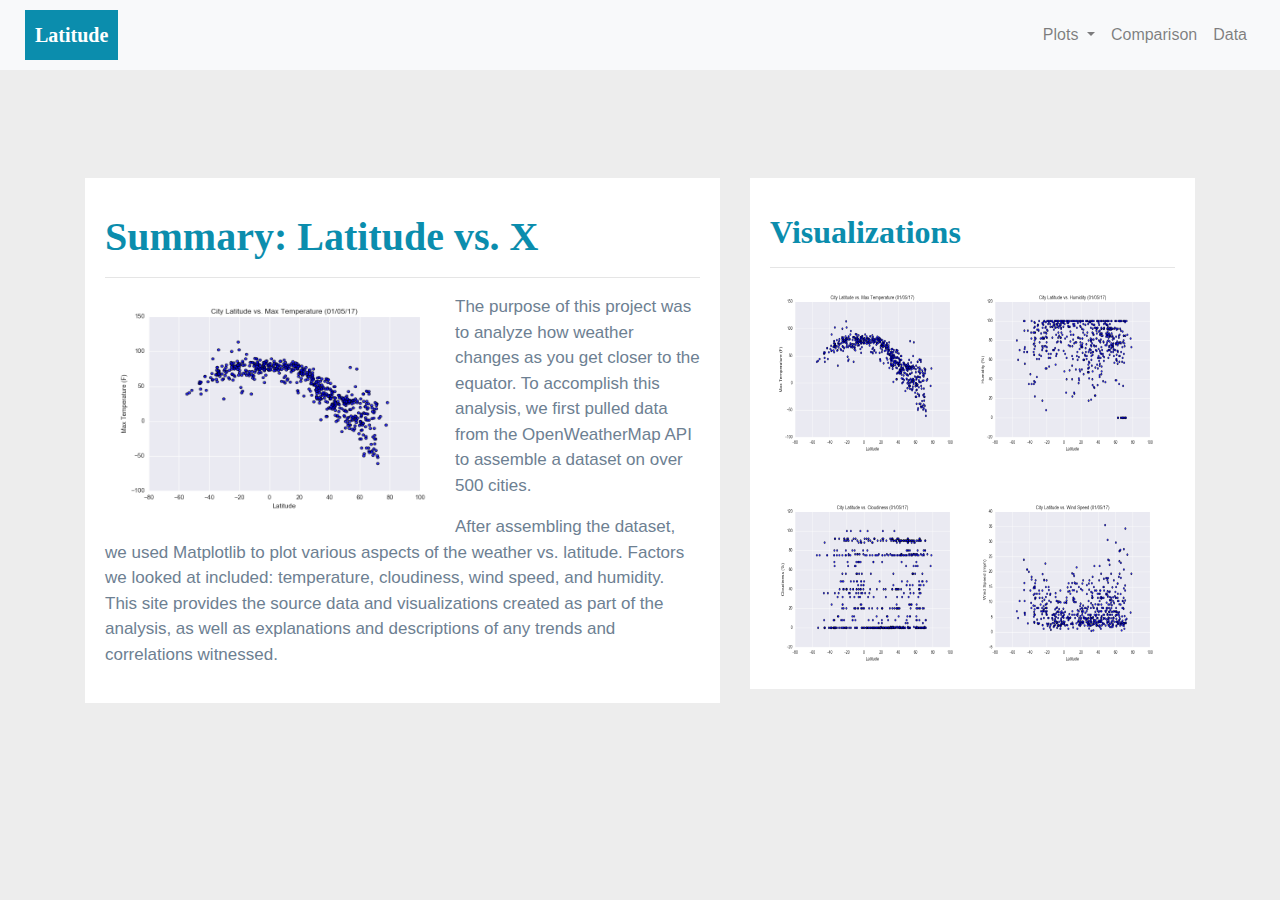
<file: index.html>
<!DOCTYPE html>
<html lang="en">
    <head>
        <meta charset="UTF-8">
        <title>Latitude vs X</title>
        
        <!-- Bootstrap Stylsheest -->
        <link rel="stylesheet" href="https://stackpath.bootstrapcdn.com/bootstrap/4.3.1/css/bootstrap.min.css" integrity="sha384-ggOyR0iXCbMQv3Xipma34MD+dH/1fQ784/j6cY/iJTQUOhcWr7x9JvoRxT2MZw1T" crossorigin="anonymous">
        <!-- CSS Stylesheet -->
        <link rel="stylesheet" href="style.css">
    </head>
    <body>
        <script src="https://cdn.jsdelivr.net/npm/bootstrap@5.1.3/dist/js/bootstrap.bundle.min.js" integrity="sha384-ka7Sk0Gln4gmtz2MlQnikT1wXgYsOg+OMhuP+IlRH9sENBO0LRn5q+8nbTov4+1p" crossorigin="anonymous"></script>
        <script src="https://code.jquery.com/jquery-3.3.1.slim.min.js" integrity="sha384-q8i/X+965DzO0rT7abK41JStQIAqVgRVzpbzo5smXKp4YfRvH+8abtTE1Pi6jizo" crossorigin="anonymous"></script>
        <script src="https://cdnjs.cloudflare.com/ajax/libs/popper.js/1.14.7/umd/popper.min.js" integrity="sha384-UO2eT0CpHqdSJQ6hJty5KVphtPhzWj9WO1clHTMGa3JDZwrnQq4sF86dIHNDz0W1" crossorigin="anonymous"></script>
        <script src="https://stackpath.bootstrapcdn.com/bootstrap/4.3.1/js/bootstrap.min.js" integrity="sha384-JjSmVgyd0p3pXB1rRibZUAYoIIy6OrQ6VrjIEaFf/nJGzIxFDsf4x0xIM+B07jRM" crossorigin="anonymous"></script>
        
        <nav class="navbar navbar-expand-lg navbar-light bg-light">
            <div class='container-fluid'>
                <a class="navbar-brand" href="index.html">Latitude</a>
                <button class="navbar-toggler" type="button" data-bs-toggle="collapse" data-bs-target="#navbarSupportedContent" aria-controls="navbarSupportedContent" aria-expanded="false" aria-label="Toggle navigation">
                    <span class="navbar-toggler-icon"></span>
                </button>
                <div class="collapse navbar-collapse justify-content-end" id="navbarSupportedContent">
                    <ul class="navbar-nav me-auto mb-2 mb-lg-0">
                      <li class="nav-item dropdown">
                        <a class="nav-link dropdown-toggle" href="#" id="navbarDropdownMenuLink" role="button" data-bs-toggle="dropdown" aria-haspopup="true" aria-expanded="false">
                          Plots
                        </a>
                        <ul class="dropdown-menu" aria-labelledby="navbarDropdownMenuLink">
                            <li>
                              <a class="dropdown-item" href="max_temperature.html">Max Temperature</a>
                            </li>
                            <li>
                                <a class="dropdown-item" href="humidity.html">Humidity</a>
                            </li>
                            <li>
                                <a class="dropdown-item" href="cloudiness.html">Cloudiness</a>
                            </li>
                            <li>
                                <a class="dropdown-item" href="windSpeed.html">Wind Speed</a>
                            </li>
                        </ul>
                      </li>
                      <li class="nav-item">
                        <a class="nav-link" href="comparison.html">Comparison</a>
                      </li>
                      <li class="nav-item">
                        <a class="nav-link" href="data.html">Data</a>
                      </li>
                    </ul>
                  </div>
            </div>
        </nav><br><br>

        <!-- content section -->
        <div class="container">
            <div class="row">
              <div class="col-lg-7 col-md-12">
                  <div class="boxes">
                    <h1 class=title>Summary: Latitude vs. X</h1>
                    <hr>
                    <img src="Resources/assets/images/Fig1.png"  class="rounded float-left" width="350" height="225" alt="Max Temperature Graph">
                    <p>The purpose of this project was to analyze how weather changes as you get closer to the equator. To
                      accomplish this analysis, we first pulled data from the OpenWeatherMap API to assemble a dataset on over
                      500 cities.</p>
                    <p>After assembling the dataset, we used Matplotlib to plot various aspects of the weather vs. latitude.
                      Factors we looked at included: temperature, cloudiness, wind speed, and humidity. This site provides the
                      source data and visualizations created as part of the analysis, as well as explanations and descriptions of
                      any trends and correlations witnessed.</p>
                  </div>
              </div>
              

              <!-- Visualization -->
                <div class="col-lg-5 col-md-12">
                  <div class="boxes">
                    <h2 class=title>Visualizations</h2>
                    <hr>
                    <div class="container">
                      <div class="row" style="padding-bottom: 35px;">
                      <a href="max_temperature.html">
                        <img src="Resources/assets/images/Fig1.png" width="200" height="175" alt="Max Temperature Image">
                      </a>
                      <a href="humidity.html">
                        <img src="Resources/assets/images/Fig2.png" width="200" height="175" alt="Humidity Graph">
                      </a>
                    </div>
                    <div class="row">
                      <a href="cloudiness.html">
                        <img src="Resources/assets/images/Fig3.png" width="200" height="175" alt="Cloudiness Graph">
                      </a>
                      <a href="windSpeed.html">
                        <img src="Resources/assets/images/Fig4.png" width="200" height="175" alt="Wind Speed Graph">
                      </a>
                    </div>
                    </div>
                  </div>
                </div>
          </div>
    </body>
</html>
</file>
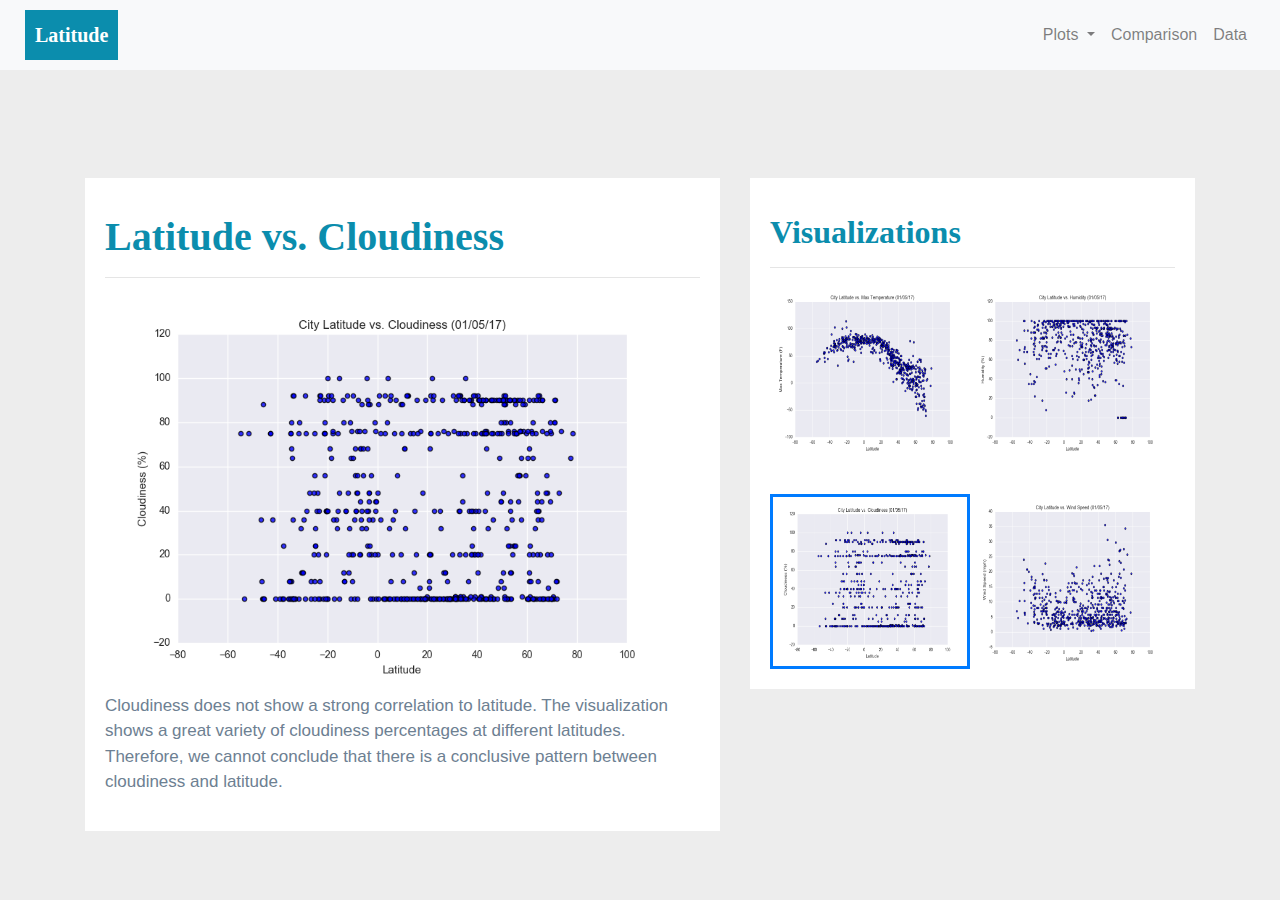
<file: cloudiness.html>
<!DOCTYPE html>
<html lang="en">
    <head>
        <meta charset="UTF-8">
        <title>Latitude vs Cloudiness</title>
        
        <!-- Bootstrap Stylsheest -->
        <link rel="stylesheet" href="https://stackpath.bootstrapcdn.com/bootstrap/4.3.1/css/bootstrap.min.css" integrity="sha384-ggOyR0iXCbMQv3Xipma34MD+dH/1fQ784/j6cY/iJTQUOhcWr7x9JvoRxT2MZw1T" crossorigin="anonymous">
        <!-- CSS Stylesheet -->
        <link rel="stylesheet" href="style.css">
    </head>
    <body>
        <script src="https://cdn.jsdelivr.net/npm/bootstrap@5.1.3/dist/js/bootstrap.bundle.min.js" integrity="sha384-ka7Sk0Gln4gmtz2MlQnikT1wXgYsOg+OMhuP+IlRH9sENBO0LRn5q+8nbTov4+1p" crossorigin="anonymous"></script>
        <script src="https://code.jquery.com/jquery-3.3.1.slim.min.js" integrity="sha384-q8i/X+965DzO0rT7abK41JStQIAqVgRVzpbzo5smXKp4YfRvH+8abtTE1Pi6jizo" crossorigin="anonymous"></script>
        <script src="https://cdnjs.cloudflare.com/ajax/libs/popper.js/1.14.7/umd/popper.min.js" integrity="sha384-UO2eT0CpHqdSJQ6hJty5KVphtPhzWj9WO1clHTMGa3JDZwrnQq4sF86dIHNDz0W1" crossorigin="anonymous"></script>
        <script src="https://stackpath.bootstrapcdn.com/bootstrap/4.3.1/js/bootstrap.min.js" integrity="sha384-JjSmVgyd0p3pXB1rRibZUAYoIIy6OrQ6VrjIEaFf/nJGzIxFDsf4x0xIM+B07jRM" crossorigin="anonymous"></script>
        
        <nav class="navbar navbar-expand-lg navbar-light bg-light">
            <div class='container-fluid'>
                <a class="navbar-brand" href="index.html">Latitude</a>
                <button class="navbar-toggler" type="button" data-bs-toggle="collapse" data-bs-target="#navbarSupportedContent" aria-controls="navbarSupportedContent" aria-expanded="false" aria-label="Toggle navigation">
                    <span class="navbar-toggler-icon"></span>
                </button>
                <div class="collapse navbar-collapse justify-content-end" id="navbarSupportedContent">
                    <ul class="navbar-nav me-auto mb-2 mb-lg-0">
                      <li class="nav-item dropdown">
                        <a class="nav-link dropdown-toggle" href="#" id="navbarDropdownMenuLink" role="button" data-bs-toggle="dropdown" aria-haspopup="true" aria-expanded="false">
                          Plots
                        </a>
                        <ul class="dropdown-menu" aria-labelledby="navbarDropdownMenuLink">
                            <li>
                              <a class="dropdown-item" href="max_temperature.html">Max Temperature</a>
                            </li>
                            <li>
                                <a class="dropdown-item" href="humidity.html">Humidity</a>
                            </li>
                            <li>
                                <a class="dropdown-item" href="cloudiness.html">Cloudiness</a>
                            </li>
                            <li>
                                <a class="dropdown-item" href="windSpeed.html">Wind Speed</a>
                            </li>
                        </ul>
                      </li>
                      <li class="nav-item">
                        <a class="nav-link" href="comparison.html">Comparison</a>
                      </li>
                      <li class="nav-item">
                        <a class="nav-link" href="data.html">Data</a>
                      </li>
                    </ul>
                  </div>
            </div>
        </nav><br><br>

        <!-- content section -->
        <div class="container">
          <div class="row">
            <div class="col-lg-7 col-md-12">
                  <div class="boxes">
                  <h1 class=title>Latitude vs. Cloudiness</h1>
                  <hr>
                  <img class= "redo" src="Resources/assets/images/Fig3.png"  width="580" height="auto" alt="Cloudiness Graph">
                  <p>Cloudiness does not show a strong correlation to latitude. The visualization shows a great variety of
                    cloudiness percentages at different latitudes. Therefore, we cannot conclude that there is a conclusive
                    pattern between cloudiness and latitude.</p>
                </div>
              </div>
              

              <!-- Visualization -->
              <div class="col-lg-5 col-md-12">
                <div class="boxes">
                  <h2 class=title>Visualizations</h2>
                  <hr>
                  <div class="container">
                    <div class="row" style="padding-bottom: 35px;">
                    <a href="max_temperature.html">
                      <img class="redobottom" src="Resources/assets/images/Fig1.png" width="200" height="175" alt="Max Temperature Image">
                    </a>
                    <a href="humidity.html">
                      <img class="redobottom" src="Resources/assets/images/Fig2.png" width="200" height="175" alt="Humidity Graph">
                    </a>
                  </div>
                  <div class="row">
                    <a href="cloudiness.html">
                      <img class="active" src="Resources/assets/images/Fig3.png" width="200" height="175" alt="Cloudiness Graph">
                    </a>
                    <a href="windSpeed.html">
                      <img class="redobottom" src="Resources/assets/images/Fig4.png" width="200" height="175" alt="Wind Speed Graph">
                    </a>
                  </div>
                  </div>
                </div>
              </div>
        </div>
    </body>
</html>
</file>
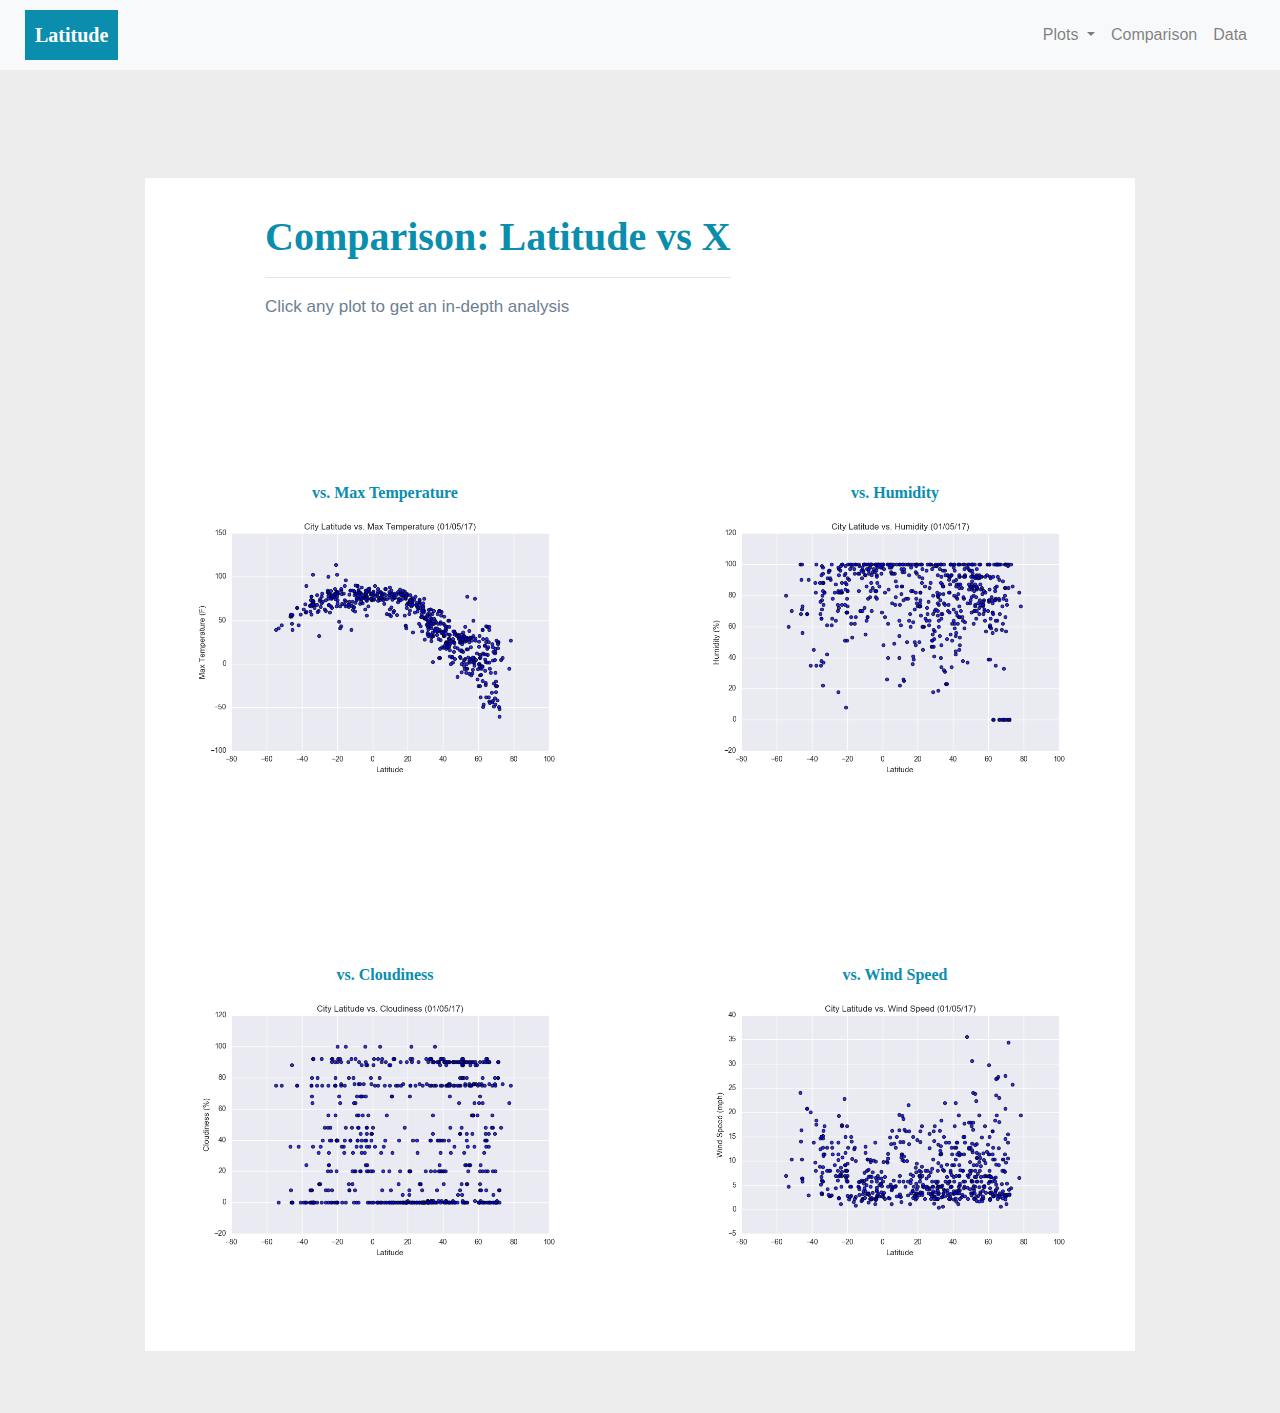
<file: comparison.html>
<!DOCTYPE html>
<html lang="en">
    <head>
        <meta charset="UTF-8">
        <title>Latitude vs Max Temperature</title>
        
        <!-- Bootstrap Stylsheest -->
        <link rel="stylesheet" href="https://stackpath.bootstrapcdn.com/bootstrap/4.3.1/css/bootstrap.min.css" integrity="sha384-ggOyR0iXCbMQv3Xipma34MD+dH/1fQ784/j6cY/iJTQUOhcWr7x9JvoRxT2MZw1T" crossorigin="anonymous">
        <!-- CSS Stylesheet -->
        <link rel="stylesheet" href="style.css">
    </head>
    <body>
        <script src="https://cdn.jsdelivr.net/npm/bootstrap@5.1.3/dist/js/bootstrap.bundle.min.js" integrity="sha384-ka7Sk0Gln4gmtz2MlQnikT1wXgYsOg+OMhuP+IlRH9sENBO0LRn5q+8nbTov4+1p" crossorigin="anonymous"></script>
        <script src="https://code.jquery.com/jquery-3.3.1.slim.min.js" integrity="sha384-q8i/X+965DzO0rT7abK41JStQIAqVgRVzpbzo5smXKp4YfRvH+8abtTE1Pi6jizo" crossorigin="anonymous"></script>
        <script src="https://cdnjs.cloudflare.com/ajax/libs/popper.js/1.14.7/umd/popper.min.js" integrity="sha384-UO2eT0CpHqdSJQ6hJty5KVphtPhzWj9WO1clHTMGa3JDZwrnQq4sF86dIHNDz0W1" crossorigin="anonymous"></script>
        <script src="https://stackpath.bootstrapcdn.com/bootstrap/4.3.1/js/bootstrap.min.js" integrity="sha384-JjSmVgyd0p3pXB1rRibZUAYoIIy6OrQ6VrjIEaFf/nJGzIxFDsf4x0xIM+B07jRM" crossorigin="anonymous"></script>
        
        <nav class="navbar navbar-expand-lg navbar-light bg-light">
            <div class='container-fluid'>
                <a class="navbar-brand" href="index.html">Latitude</a>
                <button class="navbar-toggler" type="button" data-bs-toggle="collapse" data-bs-target="#navbarSupportedContent" aria-controls="navbarSupportedContent" aria-expanded="false" aria-label="Toggle navigation">
                    <span class="navbar-toggler-icon"></span>
                </button>
                <div class="collapse navbar-collapse justify-content-end" id="navbarSupportedContent">
                    <ul class="navbar-nav me-auto mb-2 mb-lg-0">
                      <li class="nav-item dropdown">
                        <a class="nav-link dropdown-toggle" href="#" id="navbarDropdownMenuLink" role="button" data-bs-toggle="dropdown" aria-haspopup="true" aria-expanded="false">
                          Plots
                        </a>
                        <ul class="dropdown-menu" aria-labelledby="navbarDropdownMenuLink">
                            <li>
                              <a class="dropdown-item" href="max_temperature.html">Max Temperature</a>
                            </li>
                            <li>
                                <a class="dropdown-item" href="humidity.html">Humidity</a>
                            </li>
                            <li>
                                <a class="dropdown-item" href="cloudiness.html">Cloudiness</a>
                            </li>
                            <li>
                                <a class="dropdown-item" href="windSpeed.html">Wind Speed</a>
                            </li>
                        </ul>
                      </li>
                      <li class="nav-item">
                        <a class="nav-link" href="comparison.html">Comparison</a>
                      </li>
                      <li class="nav-item">
                        <a class="nav-link" href="data.html">Data</a>
                      </li>
                    </ul>
                  </div>
            </div>
        </nav><br><br>

        <!-- content section -->
        <div class="container">
            <div class='box'>
            <div class="row">
                <div class="col-lg-1">
                </div>
                    <div class="box-comparation">
                        <h1 class=title>Comparison: Latitude vs X</h1>
                        <hr>
                        <p>Click any plot to get an in-depth analysis</p>
                    </div>
            </div>
            <div class="row">
                <div class="col-lg-6">
                    <div class="boxes">
                        <div class=title style="text-align: center;">vs. Max Temperature</div>
                        <a href="max_temperature.html"><img src="Resources/assets/images/Fig1.png" class="col-md-12 center" width=500px></a>
                    </div>
                </div>
                <div class="col-lg-6">
                    <div class="boxes">
                        <div class=title style="text-align: center;">vs. Humidity</div>
                        <a href="humidity.html"><img src="Resources/assets/images/Fig2.png" class="col-md-12 center"></a>
                    </div>  
                </div>
                <div class="col-lg-1">
                </div>   
            </div>
            <div class="row">
                <div class="col-lg-6">
                    <div class="boxes">
                        <div class=title style="text-align: center;">vs. Cloudiness</div>
                        <a href="cloudiness.html"><img src="Resources/assets/images/Fig3.png" class="col-md-12 center"></a>
                    </div>
                </div>
                <div class="col-lg-6">
                    <div class="boxes">
                        <div class=title style="text-align: center;">vs. Wind Speed</div>
                        <a href="wind_speed.html"><img src="Resources/assets/images/Fig4.png" class="col-md-12 center"></a>
                    </div>  
                </div>
                </div>
                <div class="col-lg-1">
                </div>   
            </div>
        </div>
    
    </body>
</html>
</file>
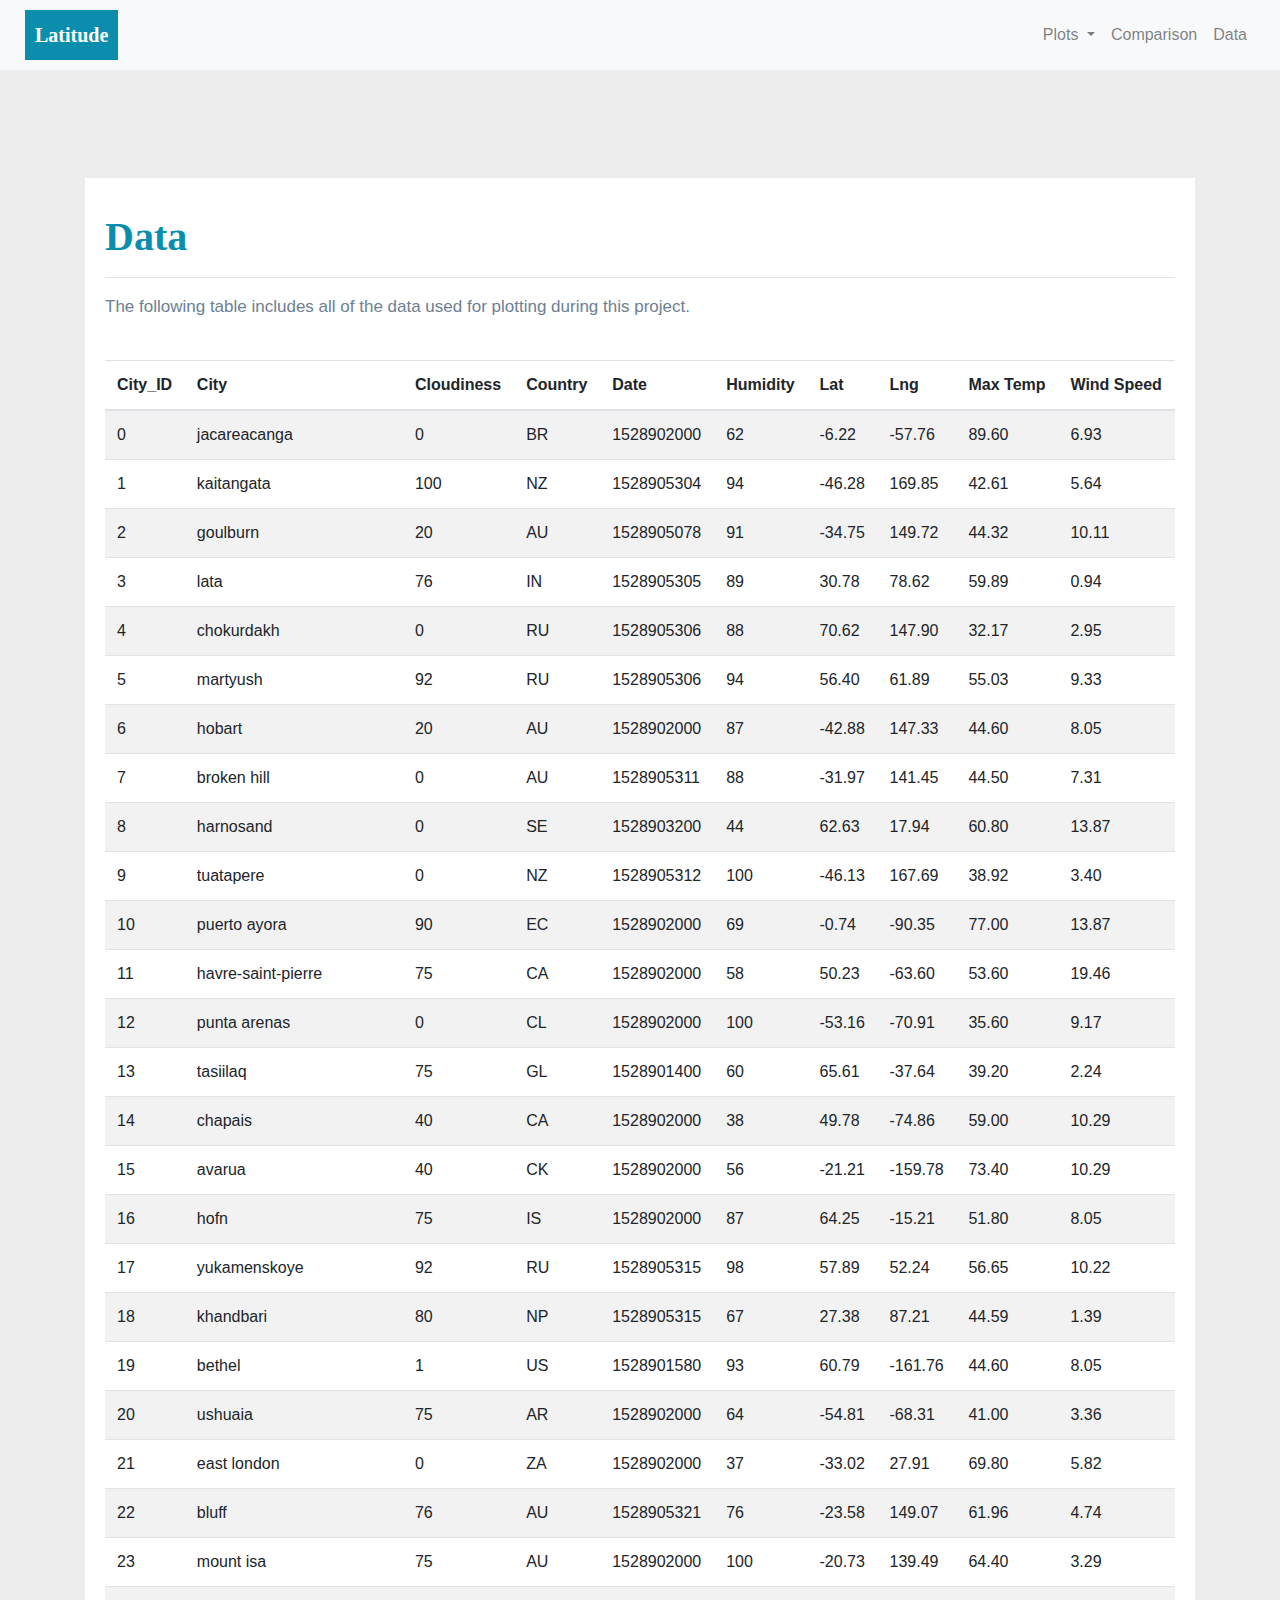
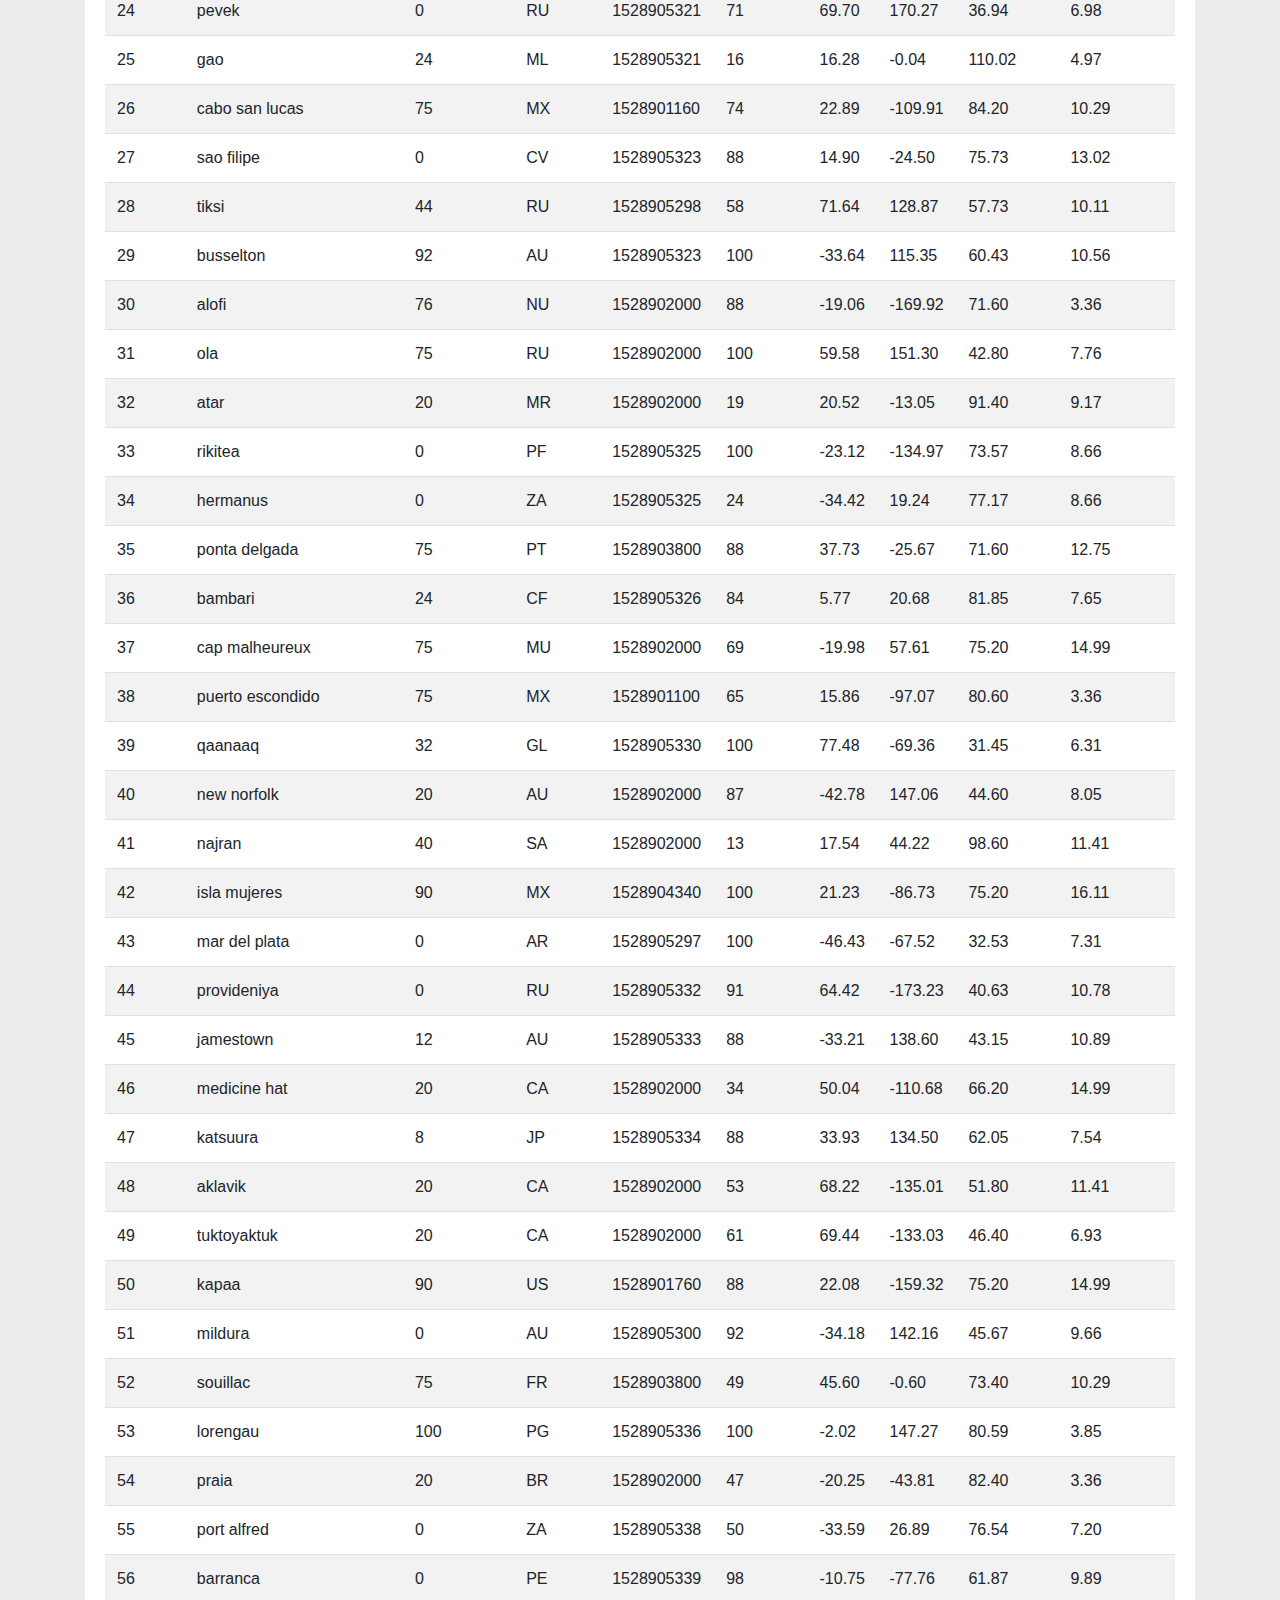
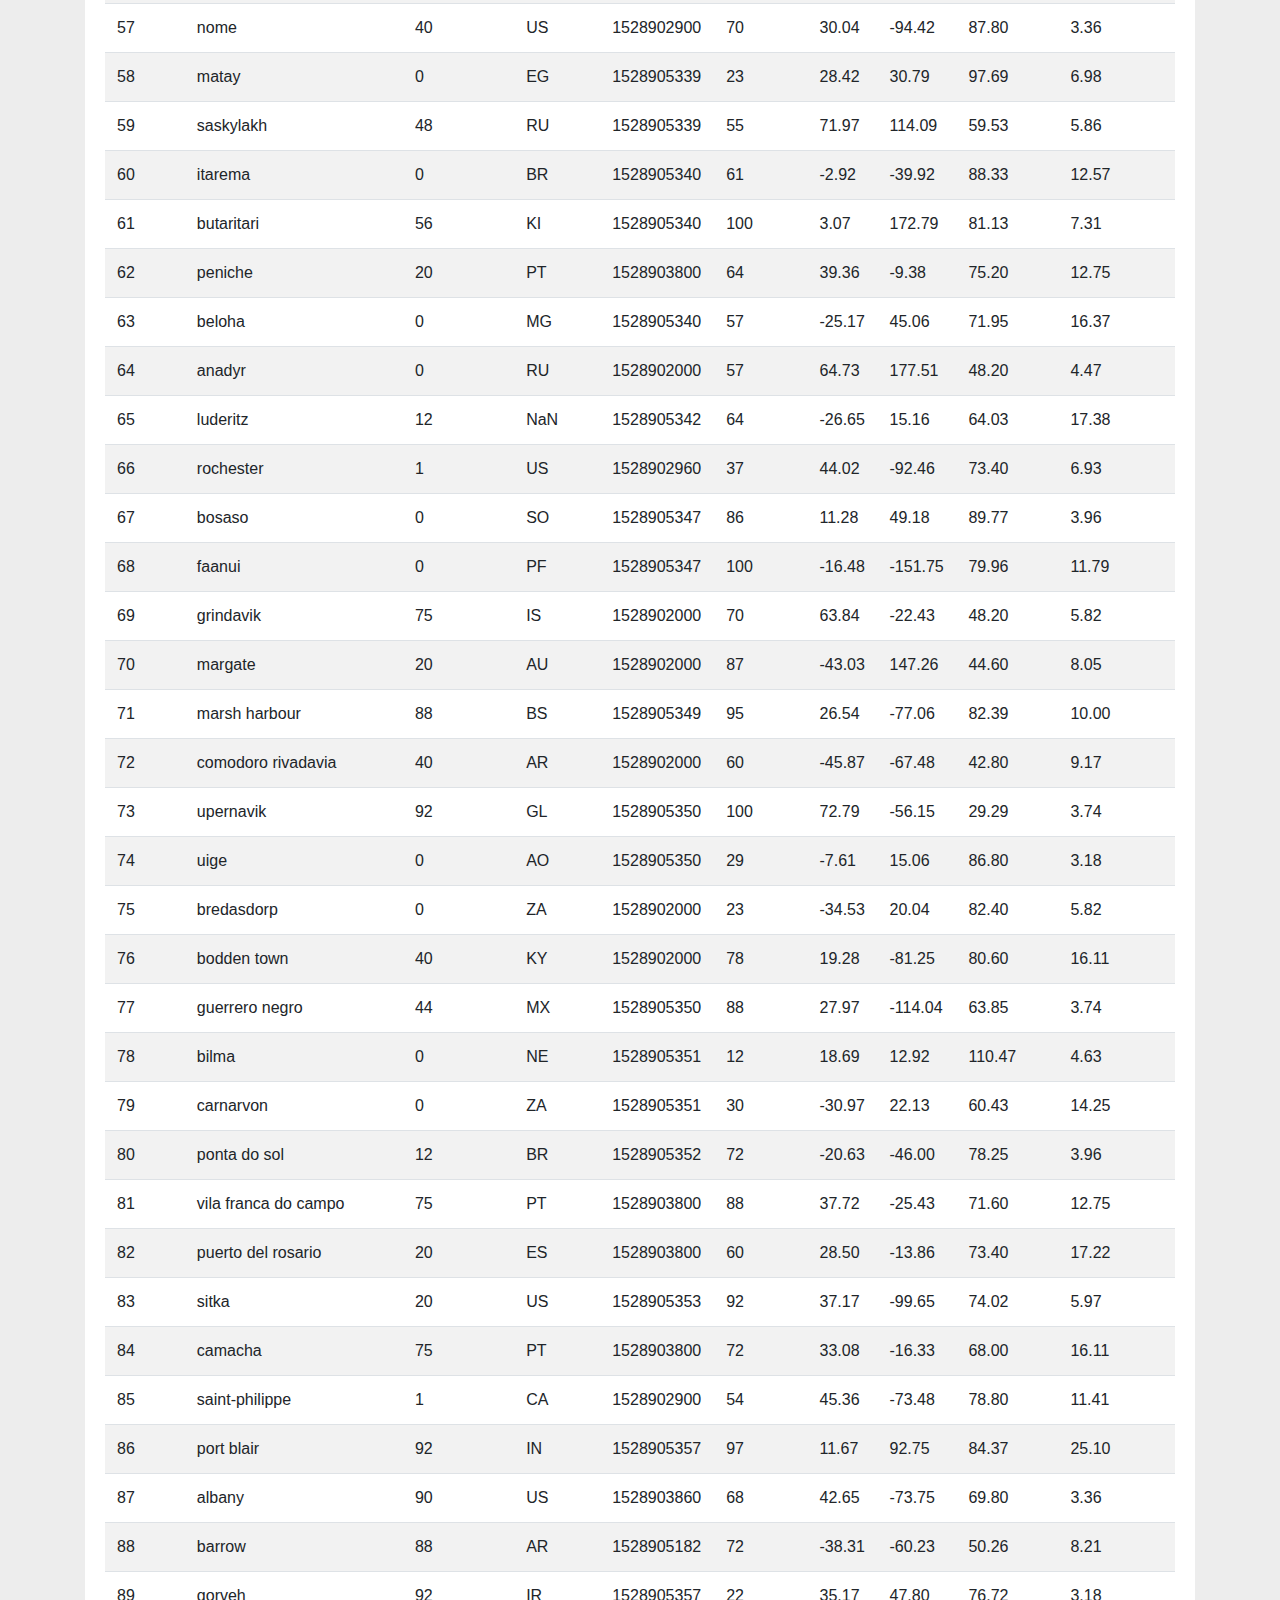
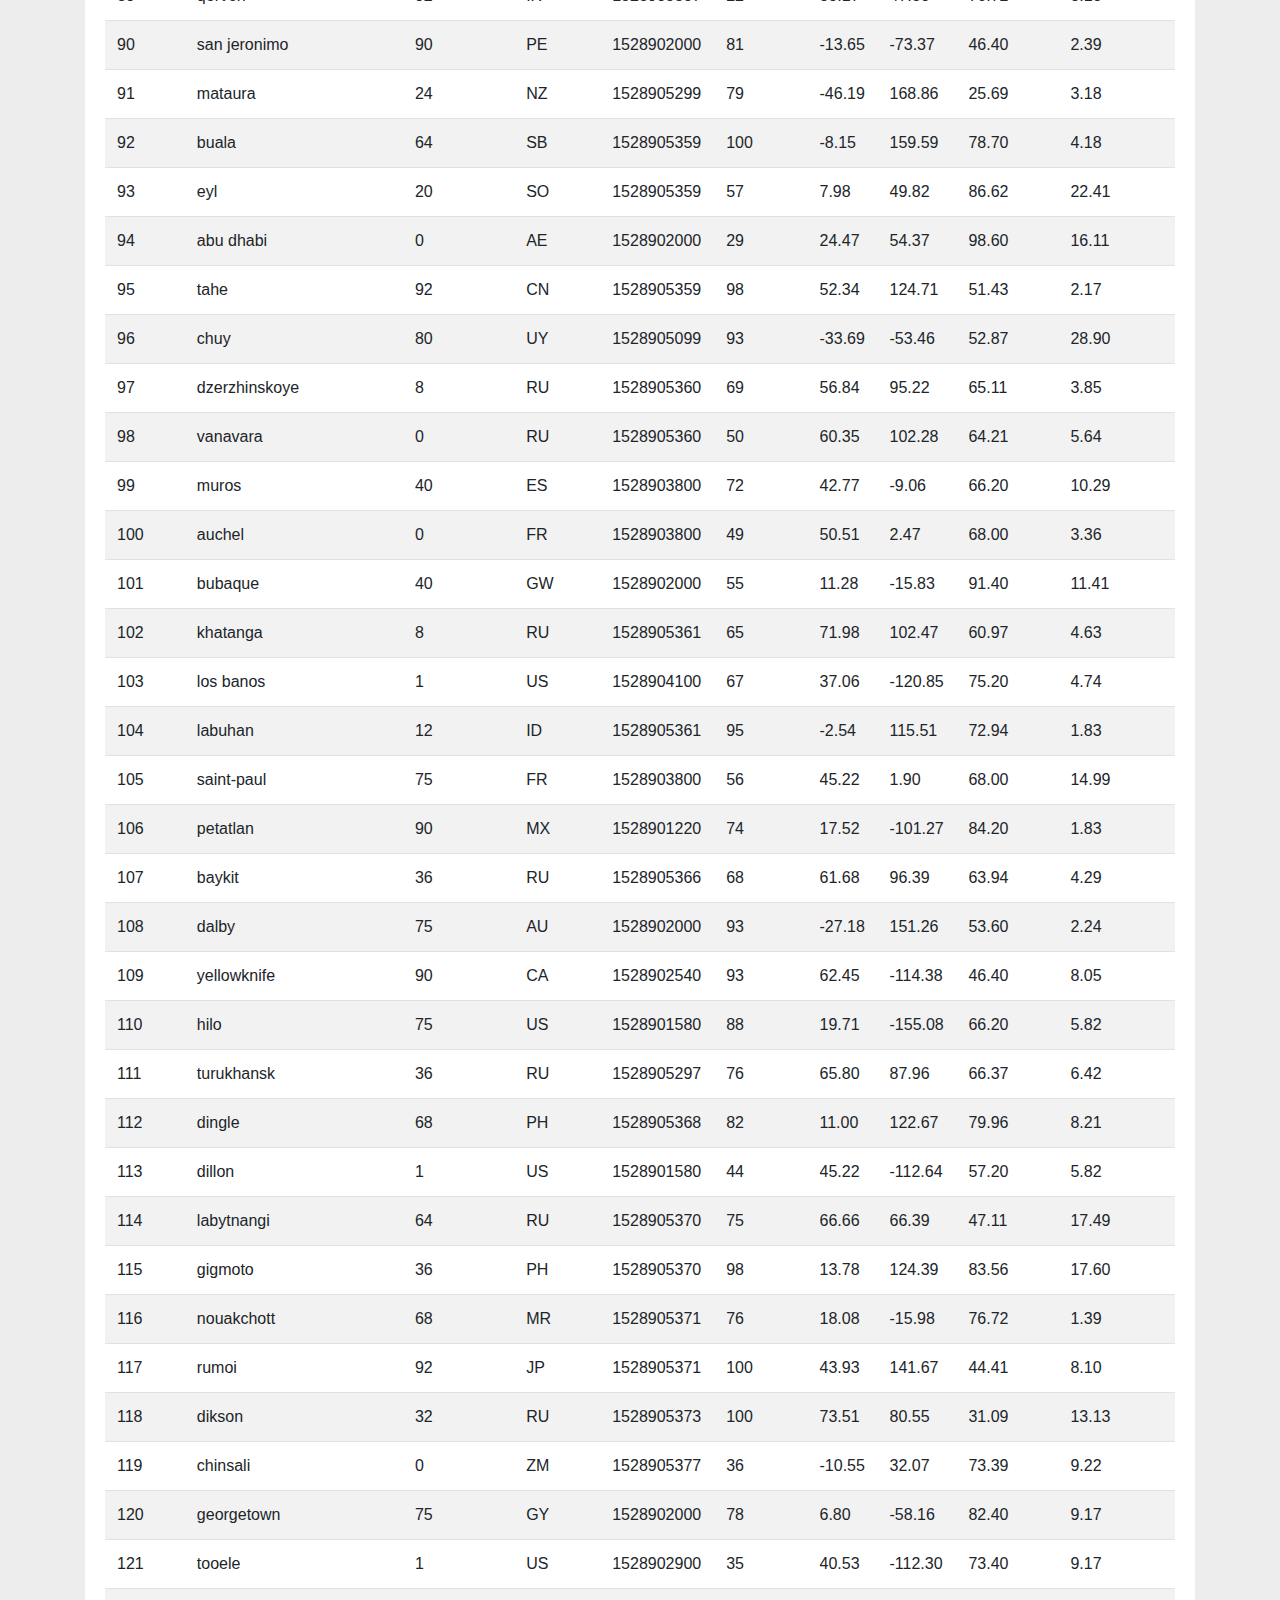
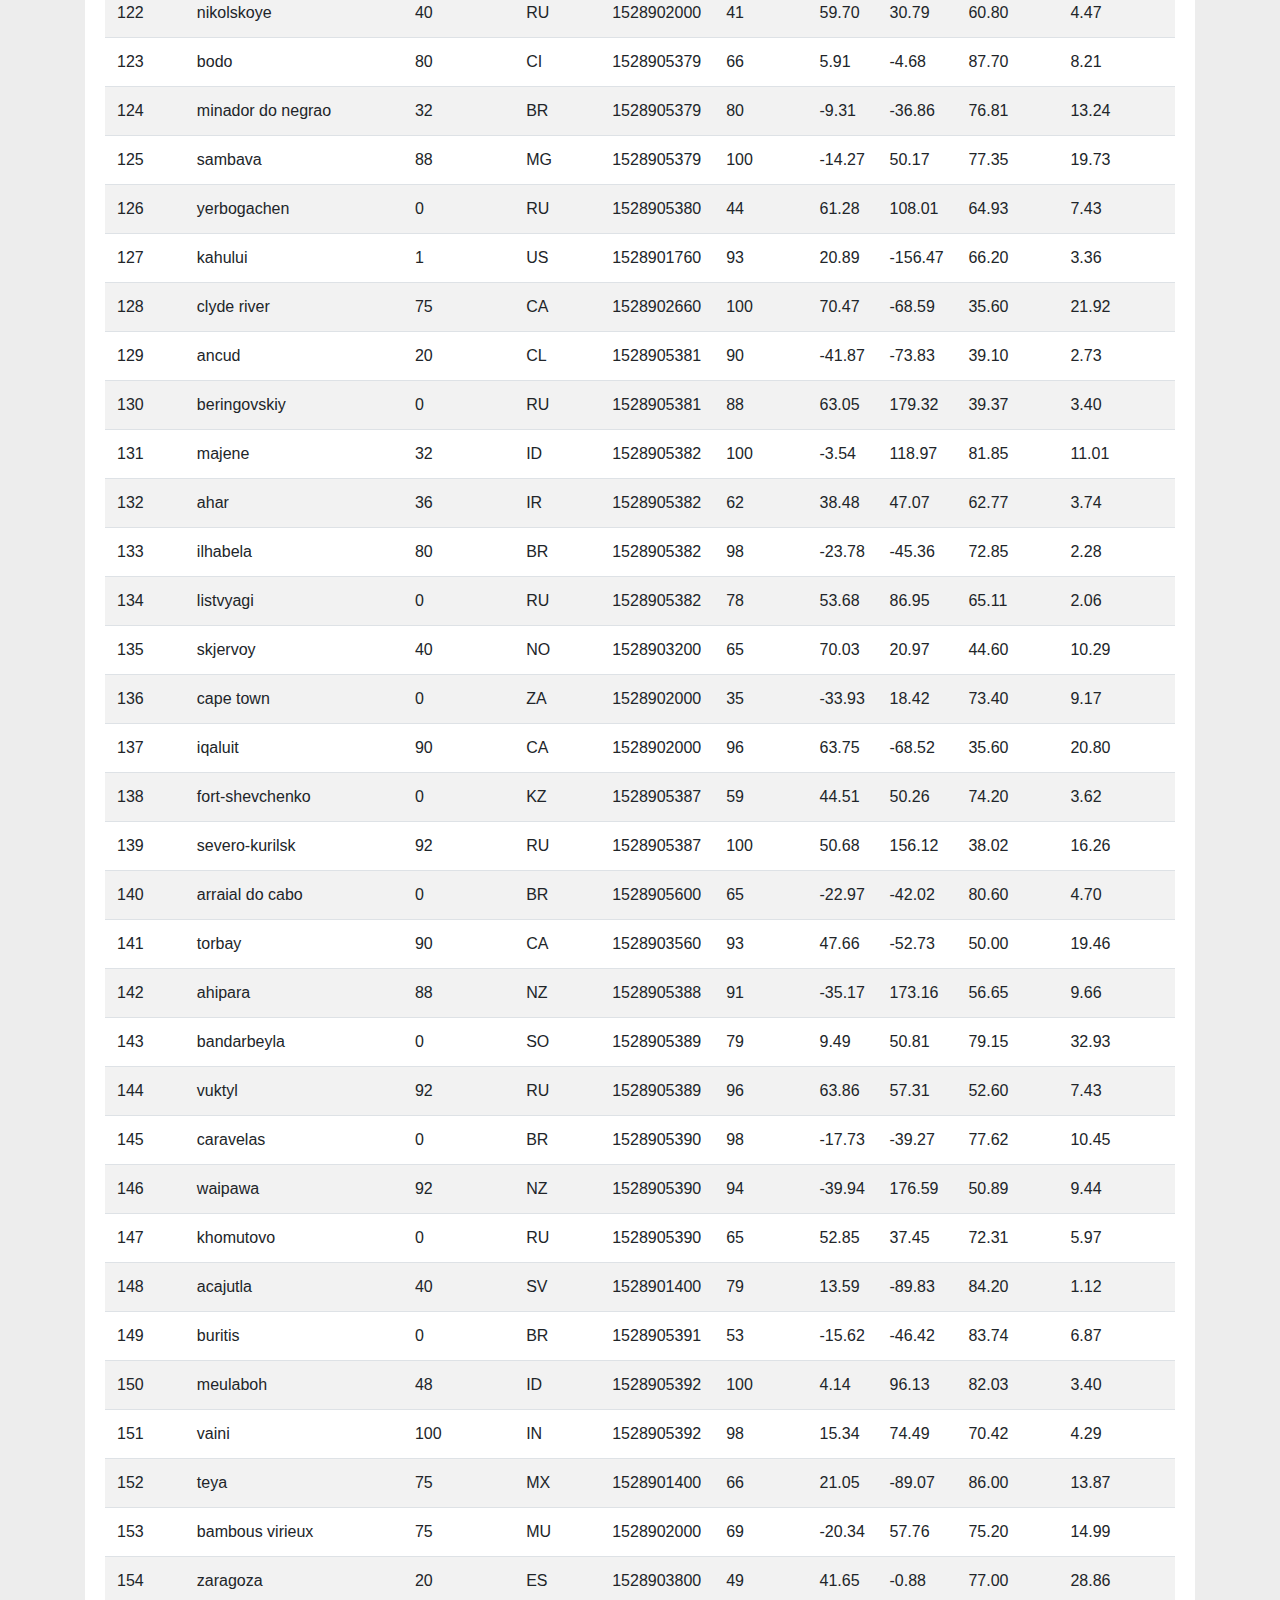
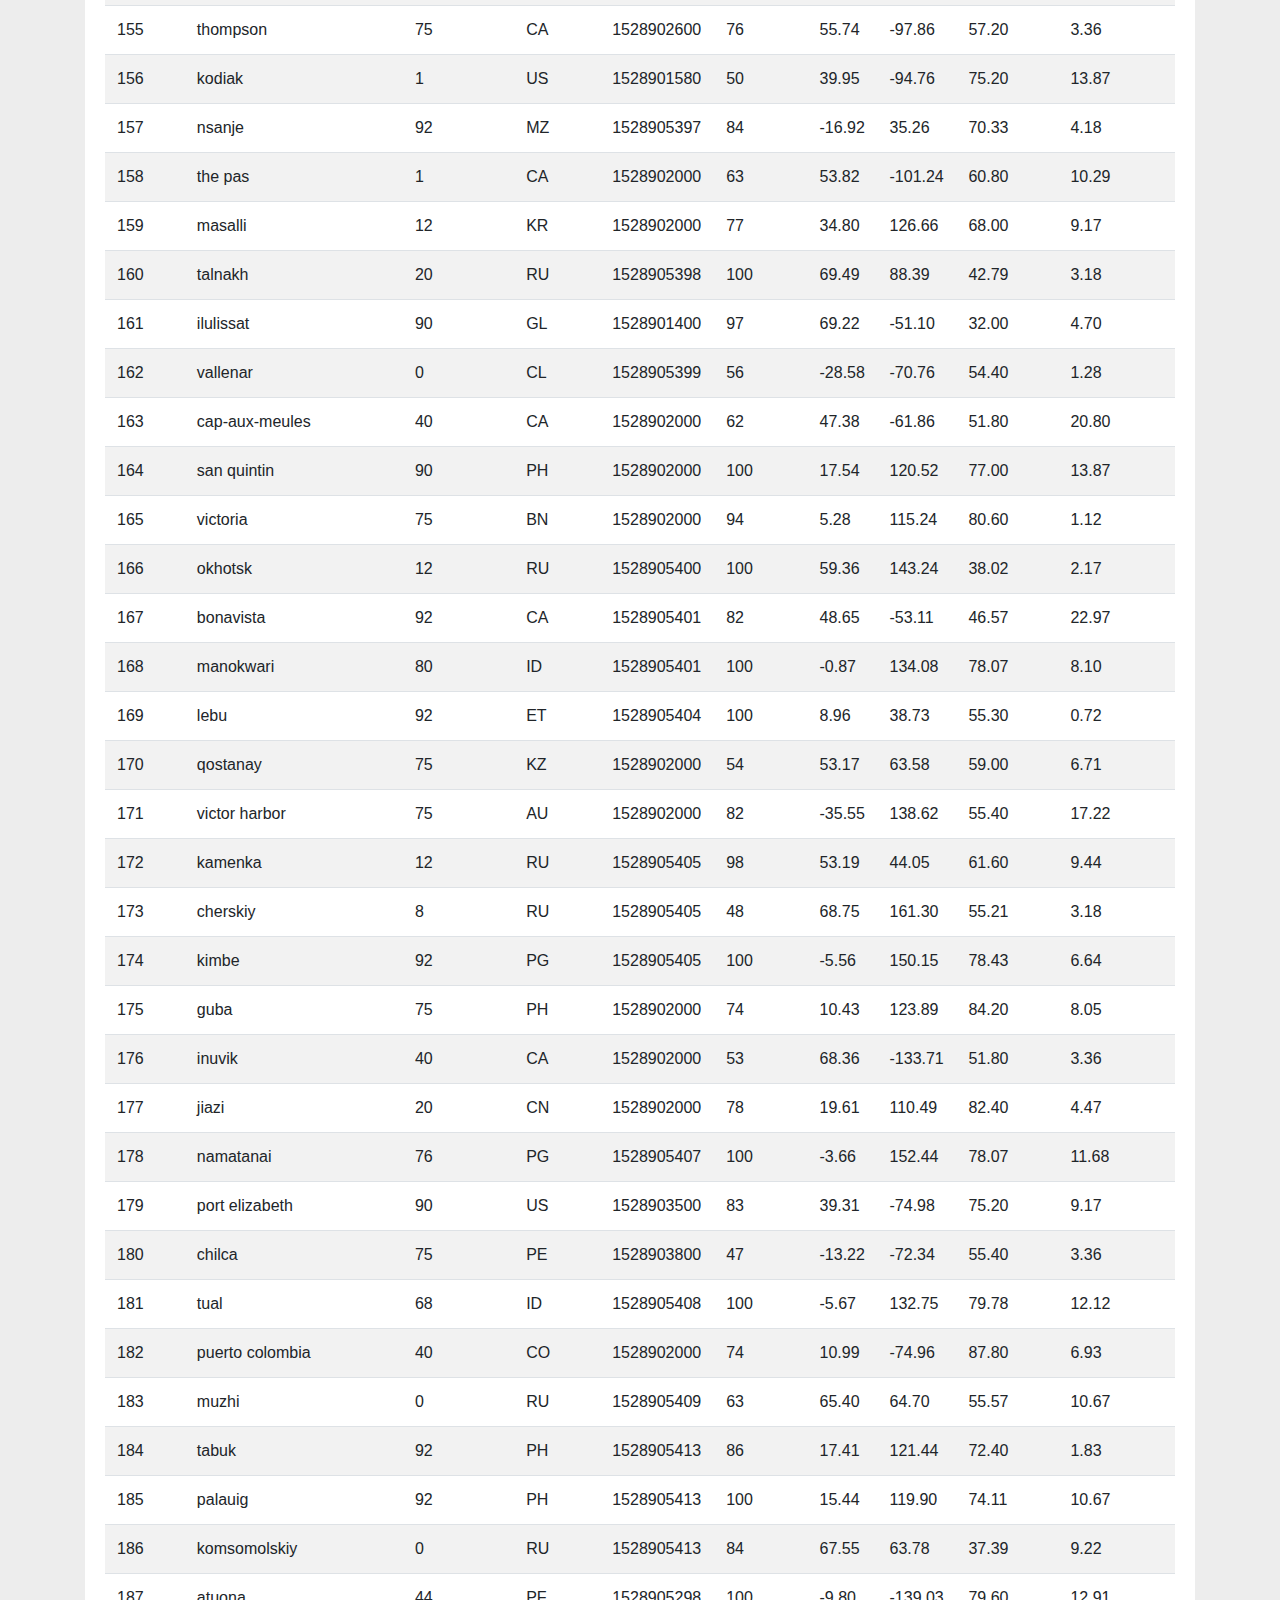
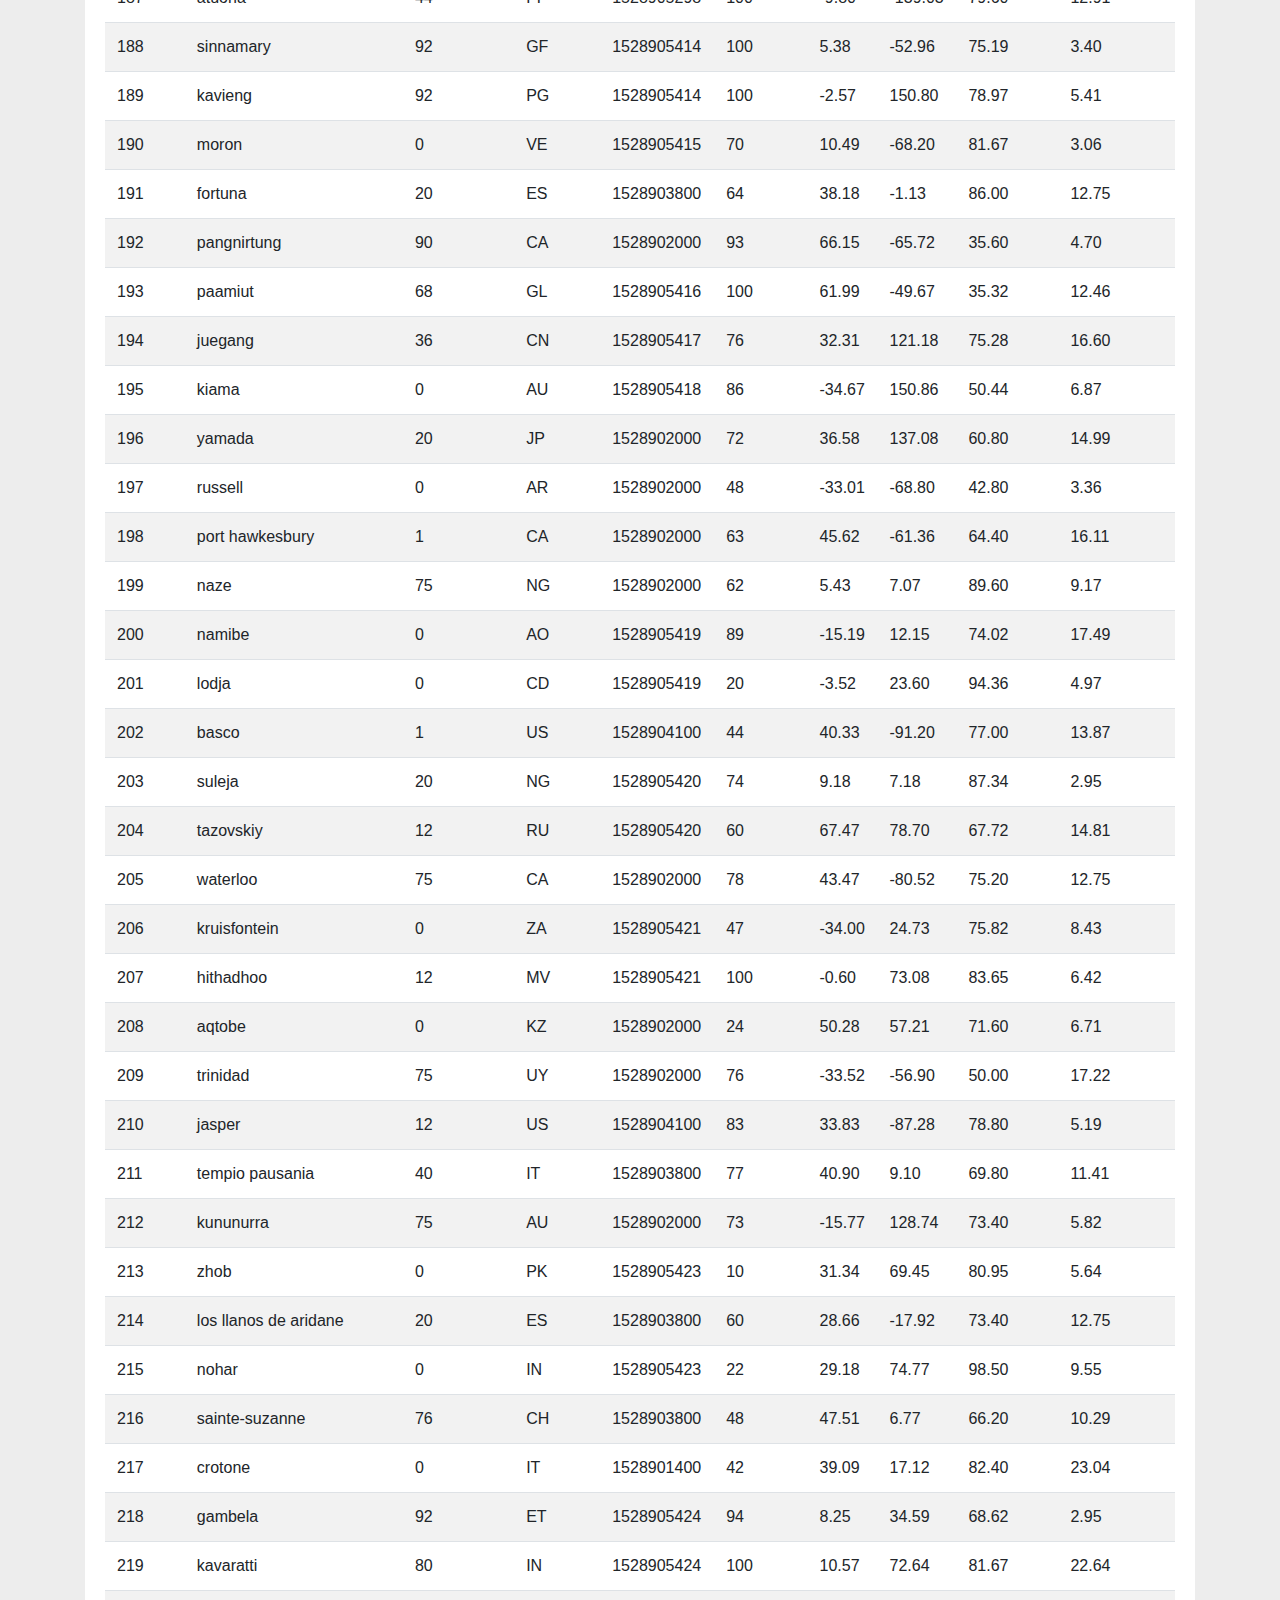
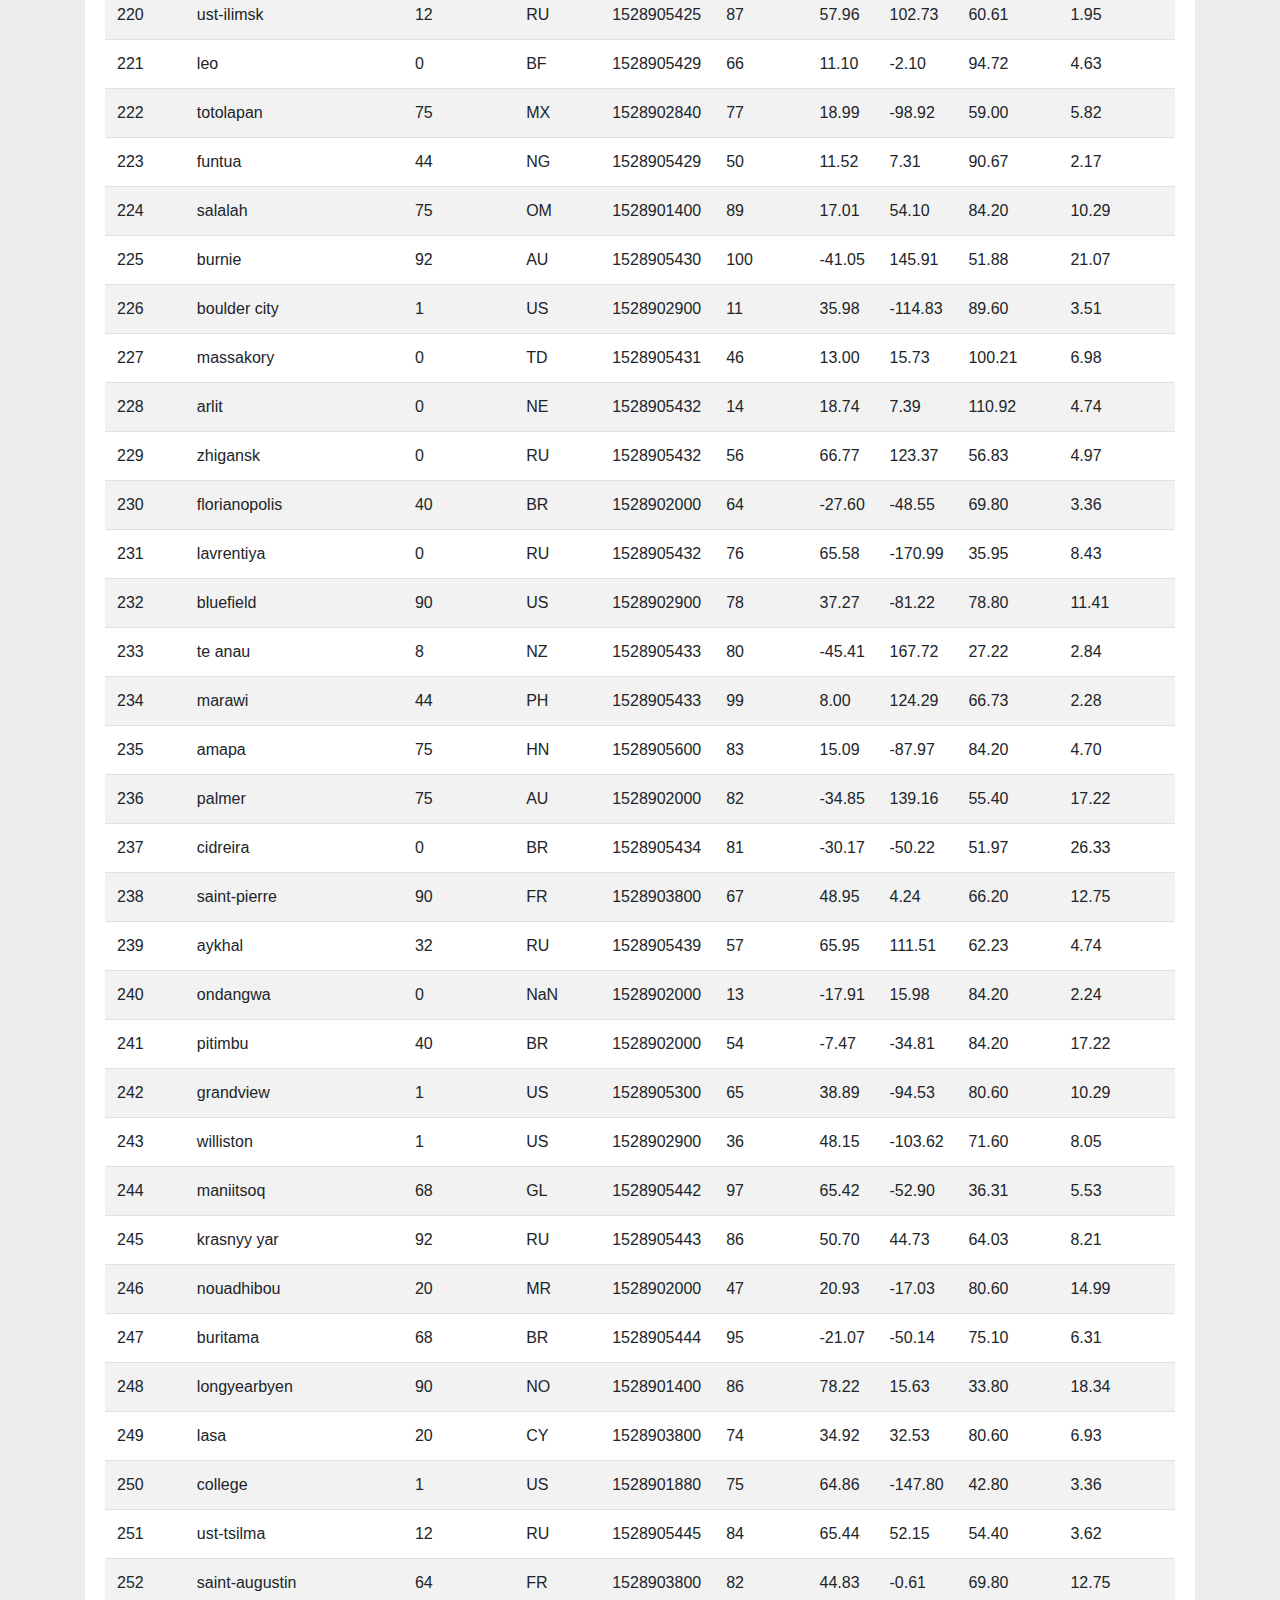
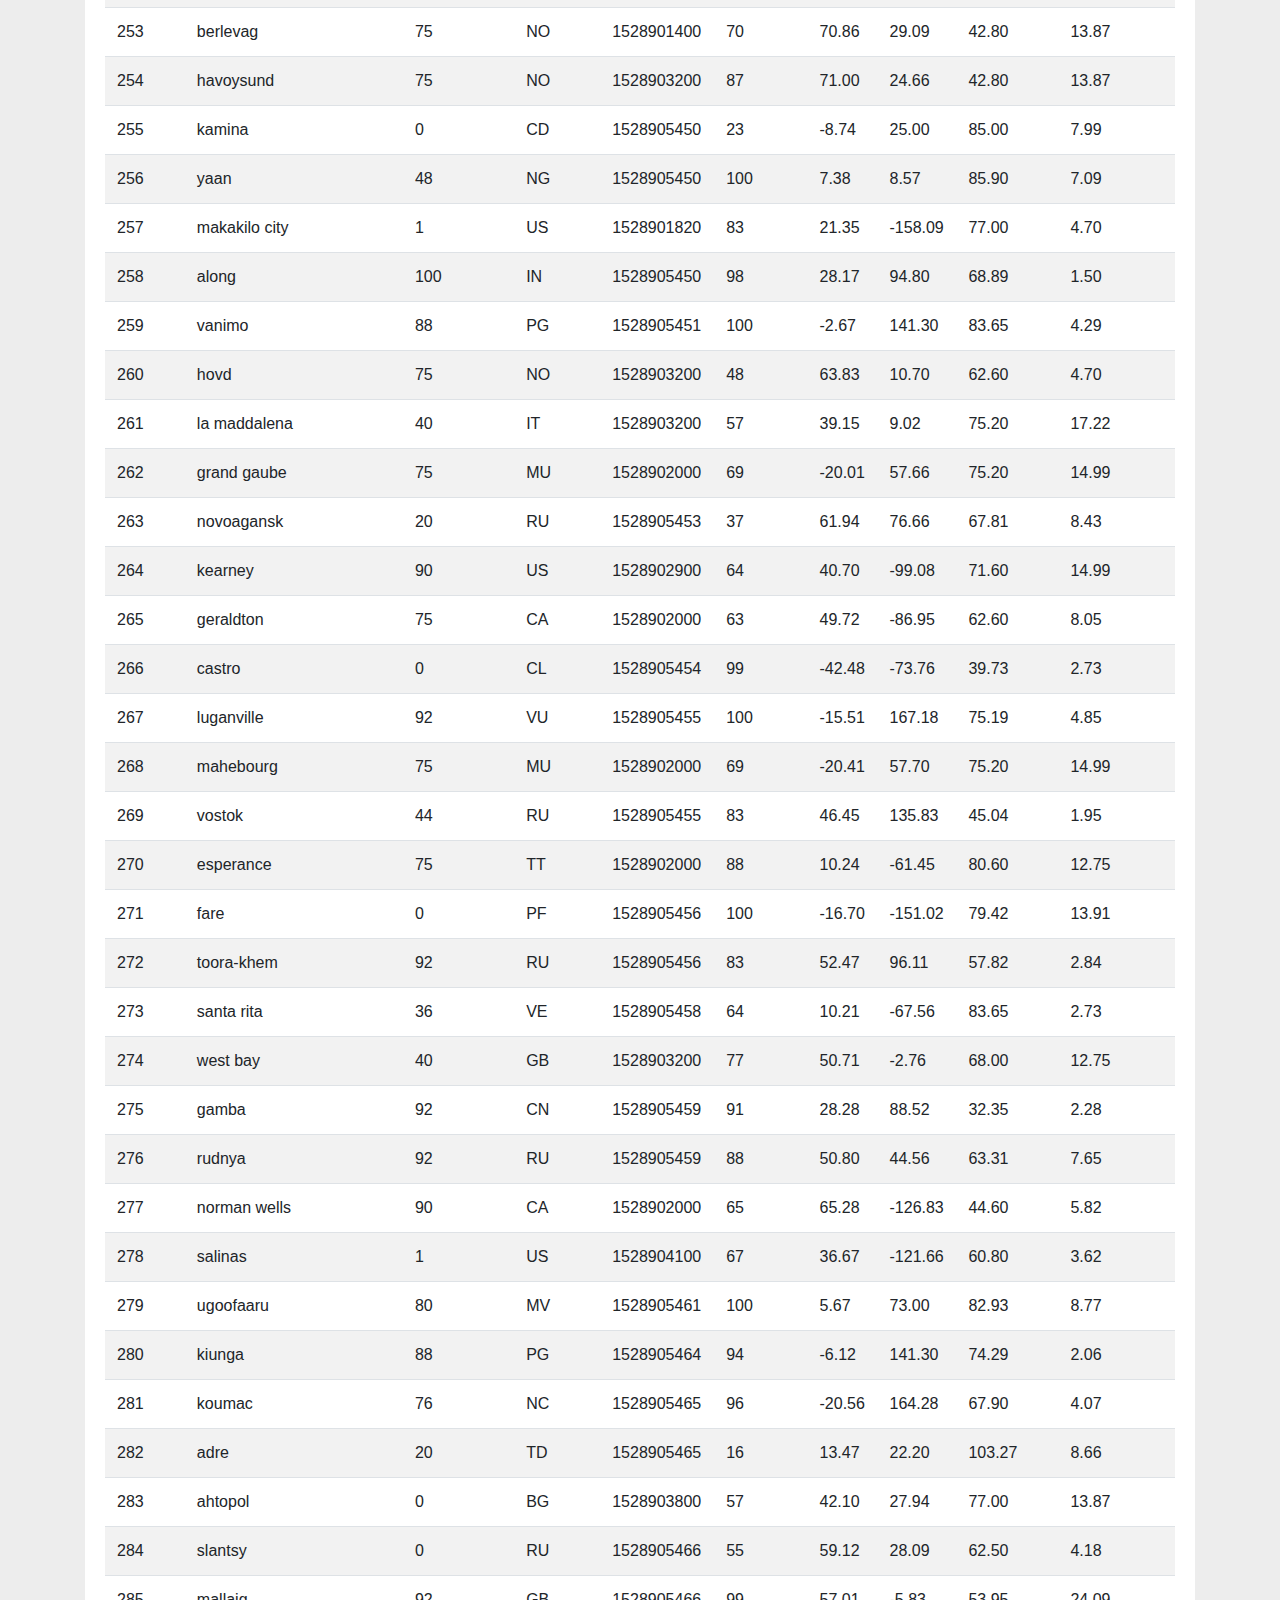
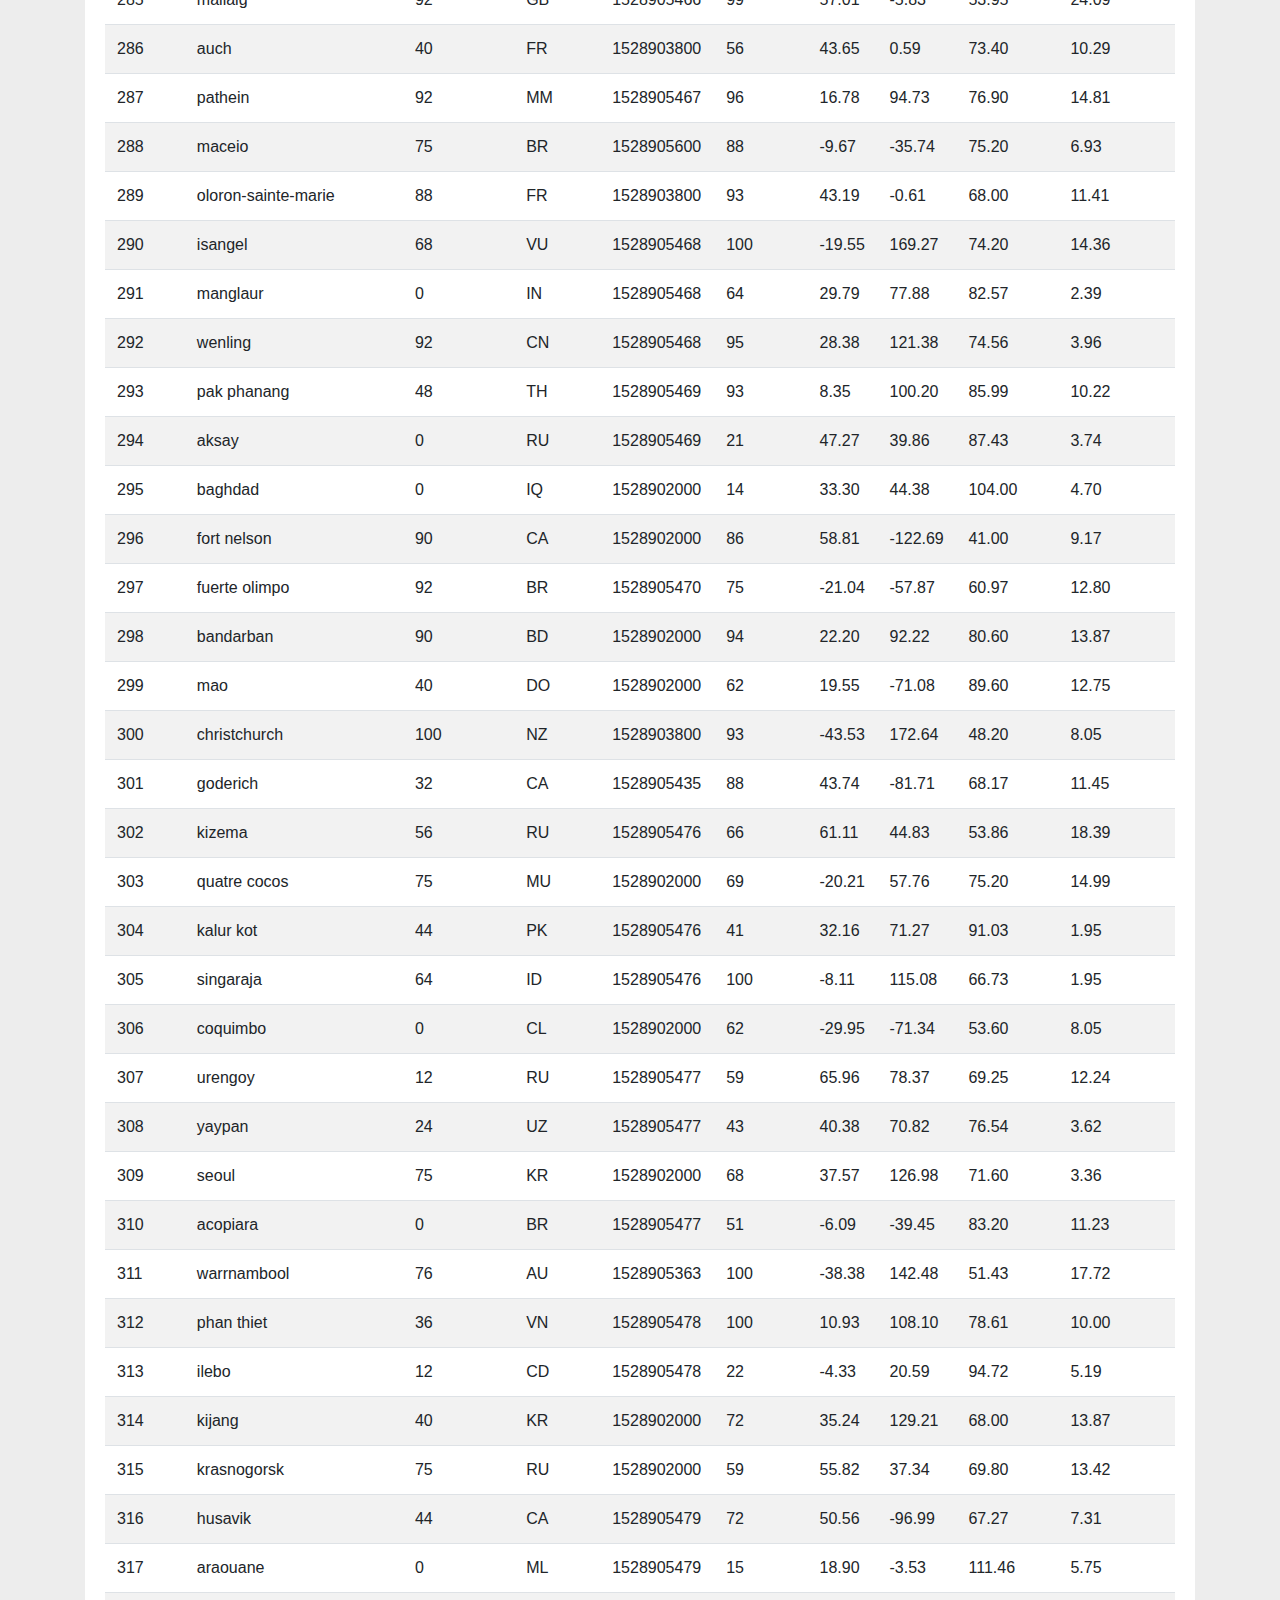
<file: data.html>
<!DOCTYPE html>
<html lang="en">
    <head>
        <meta charset="UTF-8">
        <title>Latitude vs Max Temperature</title>
        
        <!-- Bootstrap Stylsheest -->
        <link rel="stylesheet" href="https://stackpath.bootstrapcdn.com/bootstrap/4.3.1/css/bootstrap.min.css" integrity="sha384-ggOyR0iXCbMQv3Xipma34MD+dH/1fQ784/j6cY/iJTQUOhcWr7x9JvoRxT2MZw1T" crossorigin="anonymous">
        <!-- CSS Stylesheet -->
        <link rel="stylesheet" href="style.css">
    </head>
    <body>
        <script src="https://cdn.jsdelivr.net/npm/bootstrap@5.1.3/dist/js/bootstrap.bundle.min.js" integrity="sha384-ka7Sk0Gln4gmtz2MlQnikT1wXgYsOg+OMhuP+IlRH9sENBO0LRn5q+8nbTov4+1p" crossorigin="anonymous"></script>
        <script src="https://code.jquery.com/jquery-3.3.1.slim.min.js" integrity="sha384-q8i/X+965DzO0rT7abK41JStQIAqVgRVzpbzo5smXKp4YfRvH+8abtTE1Pi6jizo" crossorigin="anonymous"></script>
        <script src="https://cdnjs.cloudflare.com/ajax/libs/popper.js/1.14.7/umd/popper.min.js" integrity="sha384-UO2eT0CpHqdSJQ6hJty5KVphtPhzWj9WO1clHTMGa3JDZwrnQq4sF86dIHNDz0W1" crossorigin="anonymous"></script>
        <script src="https://stackpath.bootstrapcdn.com/bootstrap/4.3.1/js/bootstrap.min.js" integrity="sha384-JjSmVgyd0p3pXB1rRibZUAYoIIy6OrQ6VrjIEaFf/nJGzIxFDsf4x0xIM+B07jRM" crossorigin="anonymous"></script>

        <nav class="navbar navbar-expand-lg navbar-light bg-light">
            <div class='container-fluid'>
                <a class="navbar-brand" href="index.html">Latitude</a>
                <button class="navbar-toggler" type="button" data-bs-toggle="collapse" data-bs-target="#navbarSupportedContent" aria-controls="navbarSupportedContent" aria-expanded="false" aria-label="Toggle navigation">
                    <span class="navbar-toggler-icon"></span>
                </button>
                <div class="collapse navbar-collapse justify-content-end" id="navbarSupportedContent">
                    <ul class="navbar-nav me-auto mb-2 mb-lg-0">
                      <li class="nav-item dropdown">
                        <a class="nav-link dropdown-toggle" href="#" id="navbarDropdownMenuLink" role="button" data-bs-toggle="dropdown" aria-haspopup="true" aria-expanded="false">
                          Plots
                        </a>
                        <ul class="dropdown-menu" aria-labelledby="navbarDropdownMenuLink">
                            <li>
                              <a class="dropdown-item" href="max_temperature.html">Max Temperature</a>
                            </li>
                            <li>
                                <a class="dropdown-item" href="humidity.html">Humidity</a>
                            </li>
                            <li>
                                <a class="dropdown-item" href="cloudiness.html">Cloudiness</a>
                            </li>
                            <li>
                                <a class="dropdown-item" href="windSpeed.html">Wind Speed</a>
                            </li>
                        </ul>
                      </li>
                      <li class="nav-item">
                        <a class="nav-link" href="comparison.html">Comparison</a>
                      </li>
                      <li class="nav-item">
                        <a class="nav-link" href="data.html">Data</a>
                      </li>
                    </ul>
                  </div>
            </div>
        </nav><br><br>

        <!-- content section -->
        <div class="container">
            <div class="boxes">
                <h1 class=title>Data</h1>
                <hr>
                <p>The following table includes all of the data used for plotting during this project.</p>
                <br>
                <div class="table-responsive">
                  <table class="table table-striped">
                    <thead>
                      <tr>
                        <th title="Field #1">City_ID</th>
                        <th>City</th>
                        <th>Cloudiness</th>
                        <th>Country</th>
                        <th>Date</th>
                        <th>Humidity</th>
                        <th>Lat</th>
                        <th>Lng</th>
                        <th>Max Temp</th>
                        <th>Wind Speed</th>
                      </tr>
                    </thead>
                    <tbody>
                      <tr>
                        <td>0</td>
                        <td>jacareacanga</td>
                        <td>0</td>
                        <td>BR</td>
                        <td>1528902000</td>
                        <td>62</td>
                        <td>-6.22</td>
                        <td>-57.76</td>
                        <td>89.60</td>
                        <td>6.93</td>
                      </tr>
                      <tr>
                        <td>1</td>
                        <td>kaitangata</td>
                        <td>100</td>
                        <td>NZ</td>
                        <td>1528905304</td>
                        <td>94</td>
                        <td>-46.28</td>
                        <td>169.85</td>
                        <td>42.61</td>
                        <td>5.64</td>
                      </tr>
                      <tr>
                        <td>2</td>
                        <td>goulburn</td>
                        <td>20</td>
                        <td>AU</td>
                        <td>1528905078</td>
                        <td>91</td>
                        <td>-34.75</td>
                        <td>149.72</td>
                        <td>44.32</td>
                        <td>10.11</td>
                      </tr>
                      <tr>
                        <td>3</td>
                        <td>lata</td>
                        <td>76</td>
                        <td>IN</td>
                        <td>1528905305</td>
                        <td>89</td>
                        <td>30.78</td>
                        <td>78.62</td>
                        <td>59.89</td>
                        <td>0.94</td>
                      </tr>
                      <tr>
                        <td>4</td>
                        <td>chokurdakh</td>
                        <td>0</td>
                        <td>RU</td>
                        <td>1528905306</td>
                        <td>88</td>
                        <td>70.62</td>
                        <td>147.90</td>
                        <td>32.17</td>
                        <td>2.95</td>
                      </tr>
                      <tr>
                        <td>5</td>
                        <td>martyush</td>
                        <td>92</td>
                        <td>RU</td>
                        <td>1528905306</td>
                        <td>94</td>
                        <td>56.40</td>
                        <td>61.89</td>
                        <td>55.03</td>
                        <td>9.33</td>
                      </tr>
                      <tr>
                        <td>6</td>
                        <td>hobart</td>
                        <td>20</td>
                        <td>AU</td>
                        <td>1528902000</td>
                        <td>87</td>
                        <td>-42.88</td>
                        <td>147.33</td>
                        <td>44.60</td>
                        <td>8.05</td>
                      </tr>
                      <tr>
                        <td>7</td>
                        <td>broken hill</td>
                        <td>0</td>
                        <td>AU</td>
                        <td>1528905311</td>
                        <td>88</td>
                        <td>-31.97</td>
                        <td>141.45</td>
                        <td>44.50</td>
                        <td>7.31</td>
                      </tr>
                      <tr>
                        <td>8</td>
                        <td>harnosand</td>
                        <td>0</td>
                        <td>SE</td>
                        <td>1528903200</td>
                        <td>44</td>
                        <td>62.63</td>
                        <td>17.94</td>
                        <td>60.80</td>
                        <td>13.87</td>
                      </tr>
                      <tr>
                        <td>9</td>
                        <td>tuatapere</td>
                        <td>0</td>
                        <td>NZ</td>
                        <td>1528905312</td>
                        <td>100</td>
                        <td>-46.13</td>
                        <td>167.69</td>
                        <td>38.92</td>
                        <td>3.40</td>
                      </tr>
                      <tr>
                        <td>10</td>
                        <td>puerto ayora</td>
                        <td>90</td>
                        <td>EC</td>
                        <td>1528902000</td>
                        <td>69</td>
                        <td>-0.74</td>
                        <td>-90.35</td>
                        <td>77.00</td>
                        <td>13.87</td>
                      </tr>
                      <tr>
                        <td>11</td>
                        <td>havre-saint-pierre</td>
                        <td>75</td>
                        <td>CA</td>
                        <td>1528902000</td>
                        <td>58</td>
                        <td>50.23</td>
                        <td>-63.60</td>
                        <td>53.60</td>
                        <td>19.46</td>
                      </tr>
                      <tr>
                        <td>12</td>
                        <td>punta arenas</td>
                        <td>0</td>
                        <td>CL</td>
                        <td>1528902000</td>
                        <td>100</td>
                        <td>-53.16</td>
                        <td>-70.91</td>
                        <td>35.60</td>
                        <td>9.17</td>
                      </tr>
                      <tr>
                        <td>13</td>
                        <td>tasiilaq</td>
                        <td>75</td>
                        <td>GL</td>
                        <td>1528901400</td>
                        <td>60</td>
                        <td>65.61</td>
                        <td>-37.64</td>
                        <td>39.20</td>
                        <td>2.24</td>
                      </tr>
                      <tr>
                        <td>14</td>
                        <td>chapais</td>
                        <td>40</td>
                        <td>CA</td>
                        <td>1528902000</td>
                        <td>38</td>
                        <td>49.78</td>
                        <td>-74.86</td>
                        <td>59.00</td>
                        <td>10.29</td>
                      </tr>
                      <tr>
                        <td>15</td>
                        <td>avarua</td>
                        <td>40</td>
                        <td>CK</td>
                        <td>1528902000</td>
                        <td>56</td>
                        <td>-21.21</td>
                        <td>-159.78</td>
                        <td>73.40</td>
                        <td>10.29</td>
                      </tr>
                      <tr>
                        <td>16</td>
                        <td>hofn</td>
                        <td>75</td>
                        <td>IS</td>
                        <td>1528902000</td>
                        <td>87</td>
                        <td>64.25</td>
                        <td>-15.21</td>
                        <td>51.80</td>
                        <td>8.05</td>
                      </tr>
                      <tr>
                        <td>17</td>
                        <td>yukamenskoye</td>
                        <td>92</td>
                        <td>RU</td>
                        <td>1528905315</td>
                        <td>98</td>
                        <td>57.89</td>
                        <td>52.24</td>
                        <td>56.65</td>
                        <td>10.22</td>
                      </tr>
                      <tr>
                        <td>18</td>
                        <td>khandbari</td>
                        <td>80</td>
                        <td>NP</td>
                        <td>1528905315</td>
                        <td>67</td>
                        <td>27.38</td>
                        <td>87.21</td>
                        <td>44.59</td>
                        <td>1.39</td>
                      </tr>
                      <tr>
                        <td>19</td>
                        <td>bethel</td>
                        <td>1</td>
                        <td>US</td>
                        <td>1528901580</td>
                        <td>93</td>
                        <td>60.79</td>
                        <td>-161.76</td>
                        <td>44.60</td>
                        <td>8.05</td>
                      </tr>
                      <tr>
                        <td>20</td>
                        <td>ushuaia</td>
                        <td>75</td>
                        <td>AR</td>
                        <td>1528902000</td>
                        <td>64</td>
                        <td>-54.81</td>
                        <td>-68.31</td>
                        <td>41.00</td>
                        <td>3.36</td>
                      </tr>
                      <tr>
                        <td>21</td>
                        <td>east london</td>
                        <td>0</td>
                        <td>ZA</td>
                        <td>1528902000</td>
                        <td>37</td>
                        <td>-33.02</td>
                        <td>27.91</td>
                        <td>69.80</td>
                        <td>5.82</td>
                      </tr>
                      <tr>
                        <td>22</td>
                        <td>bluff</td>
                        <td>76</td>
                        <td>AU</td>
                        <td>1528905321</td>
                        <td>76</td>
                        <td>-23.58</td>
                        <td>149.07</td>
                        <td>61.96</td>
                        <td>4.74</td>
                      </tr>
                      <tr>
                        <td>23</td>
                        <td>mount isa</td>
                        <td>75</td>
                        <td>AU</td>
                        <td>1528902000</td>
                        <td>100</td>
                        <td>-20.73</td>
                        <td>139.49</td>
                        <td>64.40</td>
                        <td>3.29</td>
                      </tr>
                      <tr>
                        <td>24</td>
                        <td>pevek</td>
                        <td>0</td>
                        <td>RU</td>
                        <td>1528905321</td>
                        <td>71</td>
                        <td>69.70</td>
                        <td>170.27</td>
                        <td>36.94</td>
                        <td>6.98</td>
                      </tr>
                      <tr>
                        <td>25</td>
                        <td>gao</td>
                        <td>24</td>
                        <td>ML</td>
                        <td>1528905321</td>
                        <td>16</td>
                        <td>16.28</td>
                        <td>-0.04</td>
                        <td>110.02</td>
                        <td>4.97</td>
                      </tr>
                      <tr>
                        <td>26</td>
                        <td>cabo san lucas</td>
                        <td>75</td>
                        <td>MX</td>
                        <td>1528901160</td>
                        <td>74</td>
                        <td>22.89</td>
                        <td>-109.91</td>
                        <td>84.20</td>
                        <td>10.29</td>
                      </tr>
                      <tr>
                        <td>27</td>
                        <td>sao filipe</td>
                        <td>0</td>
                        <td>CV</td>
                        <td>1528905323</td>
                        <td>88</td>
                        <td>14.90</td>
                        <td>-24.50</td>
                        <td>75.73</td>
                        <td>13.02</td>
                      </tr>
                      <tr>
                        <td>28</td>
                        <td>tiksi</td>
                        <td>44</td>
                        <td>RU</td>
                        <td>1528905298</td>
                        <td>58</td>
                        <td>71.64</td>
                        <td>128.87</td>
                        <td>57.73</td>
                        <td>10.11</td>
                      </tr>
                      <tr>
                        <td>29</td>
                        <td>busselton</td>
                        <td>92</td>
                        <td>AU</td>
                        <td>1528905323</td>
                        <td>100</td>
                        <td>-33.64</td>
                        <td>115.35</td>
                        <td>60.43</td>
                        <td>10.56</td>
                      </tr>
                      <tr>
                        <td>30</td>
                        <td>alofi</td>
                        <td>76</td>
                        <td>NU</td>
                        <td>1528902000</td>
                        <td>88</td>
                        <td>-19.06</td>
                        <td>-169.92</td>
                        <td>71.60</td>
                        <td>3.36</td>
                      </tr>
                      <tr>
                        <td>31</td>
                        <td>ola</td>
                        <td>75</td>
                        <td>RU</td>
                        <td>1528902000</td>
                        <td>100</td>
                        <td>59.58</td>
                        <td>151.30</td>
                        <td>42.80</td>
                        <td>7.76</td>
                      </tr>
                      <tr>
                        <td>32</td>
                        <td>atar</td>
                        <td>20</td>
                        <td>MR</td>
                        <td>1528902000</td>
                        <td>19</td>
                        <td>20.52</td>
                        <td>-13.05</td>
                        <td>91.40</td>
                        <td>9.17</td>
                      </tr>
                      <tr>
                        <td>33</td>
                        <td>rikitea</td>
                        <td>0</td>
                        <td>PF</td>
                        <td>1528905325</td>
                        <td>100</td>
                        <td>-23.12</td>
                        <td>-134.97</td>
                        <td>73.57</td>
                        <td>8.66</td>
                      </tr>
                      <tr>
                        <td>34</td>
                        <td>hermanus</td>
                        <td>0</td>
                        <td>ZA</td>
                        <td>1528905325</td>
                        <td>24</td>
                        <td>-34.42</td>
                        <td>19.24</td>
                        <td>77.17</td>
                        <td>8.66</td>
                      </tr>
                      <tr>
                        <td>35</td>
                        <td>ponta delgada</td>
                        <td>75</td>
                        <td>PT</td>
                        <td>1528903800</td>
                        <td>88</td>
                        <td>37.73</td>
                        <td>-25.67</td>
                        <td>71.60</td>
                        <td>12.75</td>
                      </tr>
                      <tr>
                        <td>36</td>
                        <td>bambari</td>
                        <td>24</td>
                        <td>CF</td>
                        <td>1528905326</td>
                        <td>84</td>
                        <td>5.77</td>
                        <td>20.68</td>
                        <td>81.85</td>
                        <td>7.65</td>
                      </tr>
                      <tr>
                        <td>37</td>
                        <td>cap malheureux</td>
                        <td>75</td>
                        <td>MU</td>
                        <td>1528902000</td>
                        <td>69</td>
                        <td>-19.98</td>
                        <td>57.61</td>
                        <td>75.20</td>
                        <td>14.99</td>
                      </tr>
                      <tr>
                        <td>38</td>
                        <td>puerto escondido</td>
                        <td>75</td>
                        <td>MX</td>
                        <td>1528901100</td>
                        <td>65</td>
                        <td>15.86</td>
                        <td>-97.07</td>
                        <td>80.60</td>
                        <td>3.36</td>
                      </tr>
                      <tr>
                        <td>39</td>
                        <td>qaanaaq</td>
                        <td>32</td>
                        <td>GL</td>
                        <td>1528905330</td>
                        <td>100</td>
                        <td>77.48</td>
                        <td>-69.36</td>
                        <td>31.45</td>
                        <td>6.31</td>
                      </tr>
                      <tr>
                        <td>40</td>
                        <td>new norfolk</td>
                        <td>20</td>
                        <td>AU</td>
                        <td>1528902000</td>
                        <td>87</td>
                        <td>-42.78</td>
                        <td>147.06</td>
                        <td>44.60</td>
                        <td>8.05</td>
                      </tr>
                      <tr>
                        <td>41</td>
                        <td>najran</td>
                        <td>40</td>
                        <td>SA</td>
                        <td>1528902000</td>
                        <td>13</td>
                        <td>17.54</td>
                        <td>44.22</td>
                        <td>98.60</td>
                        <td>11.41</td>
                      </tr>
                      <tr>
                        <td>42</td>
                        <td>isla mujeres</td>
                        <td>90</td>
                        <td>MX</td>
                        <td>1528904340</td>
                        <td>100</td>
                        <td>21.23</td>
                        <td>-86.73</td>
                        <td>75.20</td>
                        <td>16.11</td>
                      </tr>
                      <tr>
                        <td>43</td>
                        <td>mar del plata</td>
                        <td>0</td>
                        <td>AR</td>
                        <td>1528905297</td>
                        <td>100</td>
                        <td>-46.43</td>
                        <td>-67.52</td>
                        <td>32.53</td>
                        <td>7.31</td>
                      </tr>
                      <tr>
                        <td>44</td>
                        <td>provideniya</td>
                        <td>0</td>
                        <td>RU</td>
                        <td>1528905332</td>
                        <td>91</td>
                        <td>64.42</td>
                        <td>-173.23</td>
                        <td>40.63</td>
                        <td>10.78</td>
                      </tr>
                      <tr>
                        <td>45</td>
                        <td>jamestown</td>
                        <td>12</td>
                        <td>AU</td>
                        <td>1528905333</td>
                        <td>88</td>
                        <td>-33.21</td>
                        <td>138.60</td>
                        <td>43.15</td>
                        <td>10.89</td>
                      </tr>
                      <tr>
                        <td>46</td>
                        <td>medicine hat</td>
                        <td>20</td>
                        <td>CA</td>
                        <td>1528902000</td>
                        <td>34</td>
                        <td>50.04</td>
                        <td>-110.68</td>
                        <td>66.20</td>
                        <td>14.99</td>
                      </tr>
                      <tr>
                        <td>47</td>
                        <td>katsuura</td>
                        <td>8</td>
                        <td>JP</td>
                        <td>1528905334</td>
                        <td>88</td>
                        <td>33.93</td>
                        <td>134.50</td>
                        <td>62.05</td>
                        <td>7.54</td>
                      </tr>
                      <tr>
                        <td>48</td>
                        <td>aklavik</td>
                        <td>20</td>
                        <td>CA</td>
                        <td>1528902000</td>
                        <td>53</td>
                        <td>68.22</td>
                        <td>-135.01</td>
                        <td>51.80</td>
                        <td>11.41</td>
                      </tr>
                      <tr>
                        <td>49</td>
                        <td>tuktoyaktuk</td>
                        <td>20</td>
                        <td>CA</td>
                        <td>1528902000</td>
                        <td>61</td>
                        <td>69.44</td>
                        <td>-133.03</td>
                        <td>46.40</td>
                        <td>6.93</td>
                      </tr>
                      <tr>
                        <td>50</td>
                        <td>kapaa</td>
                        <td>90</td>
                        <td>US</td>
                        <td>1528901760</td>
                        <td>88</td>
                        <td>22.08</td>
                        <td>-159.32</td>
                        <td>75.20</td>
                        <td>14.99</td>
                      </tr>
                      <tr>
                        <td>51</td>
                        <td>mildura</td>
                        <td>0</td>
                        <td>AU</td>
                        <td>1528905300</td>
                        <td>92</td>
                        <td>-34.18</td>
                        <td>142.16</td>
                        <td>45.67</td>
                        <td>9.66</td>
                      </tr>
                      <tr>
                        <td>52</td>
                        <td>souillac</td>
                        <td>75</td>
                        <td>FR</td>
                        <td>1528903800</td>
                        <td>49</td>
                        <td>45.60</td>
                        <td>-0.60</td>
                        <td>73.40</td>
                        <td>10.29</td>
                      </tr>
                      <tr>
                        <td>53</td>
                        <td>lorengau</td>
                        <td>100</td>
                        <td>PG</td>
                        <td>1528905336</td>
                        <td>100</td>
                        <td>-2.02</td>
                        <td>147.27</td>
                        <td>80.59</td>
                        <td>3.85</td>
                      </tr>
                      <tr>
                        <td>54</td>
                        <td>praia</td>
                        <td>20</td>
                        <td>BR</td>
                        <td>1528902000</td>
                        <td>47</td>
                        <td>-20.25</td>
                        <td>-43.81</td>
                        <td>82.40</td>
                        <td>3.36</td>
                      </tr>
                      <tr>
                        <td>55</td>
                        <td>port alfred</td>
                        <td>0</td>
                        <td>ZA</td>
                        <td>1528905338</td>
                        <td>50</td>
                        <td>-33.59</td>
                        <td>26.89</td>
                        <td>76.54</td>
                        <td>7.20</td>
                      </tr>
                      <tr>
                        <td>56</td>
                        <td>barranca</td>
                        <td>0</td>
                        <td>PE</td>
                        <td>1528905339</td>
                        <td>98</td>
                        <td>-10.75</td>
                        <td>-77.76</td>
                        <td>61.87</td>
                        <td>9.89</td>
                      </tr>
                      <tr>
                        <td>57</td>
                        <td>nome</td>
                        <td>40</td>
                        <td>US</td>
                        <td>1528902900</td>
                        <td>70</td>
                        <td>30.04</td>
                        <td>-94.42</td>
                        <td>87.80</td>
                        <td>3.36</td>
                      </tr>
                      <tr>
                        <td>58</td>
                        <td>matay</td>
                        <td>0</td>
                        <td>EG</td>
                        <td>1528905339</td>
                        <td>23</td>
                        <td>28.42</td>
                        <td>30.79</td>
                        <td>97.69</td>
                        <td>6.98</td>
                      </tr>
                      <tr>
                        <td>59</td>
                        <td>saskylakh</td>
                        <td>48</td>
                        <td>RU</td>
                        <td>1528905339</td>
                        <td>55</td>
                        <td>71.97</td>
                        <td>114.09</td>
                        <td>59.53</td>
                        <td>5.86</td>
                      </tr>
                      <tr>
                        <td>60</td>
                        <td>itarema</td>
                        <td>0</td>
                        <td>BR</td>
                        <td>1528905340</td>
                        <td>61</td>
                        <td>-2.92</td>
                        <td>-39.92</td>
                        <td>88.33</td>
                        <td>12.57</td>
                      </tr>
                      <tr>
                        <td>61</td>
                        <td>butaritari</td>
                        <td>56</td>
                        <td>KI</td>
                        <td>1528905340</td>
                        <td>100</td>
                        <td>3.07</td>
                        <td>172.79</td>
                        <td>81.13</td>
                        <td>7.31</td>
                      </tr>
                      <tr>
                        <td>62</td>
                        <td>peniche</td>
                        <td>20</td>
                        <td>PT</td>
                        <td>1528903800</td>
                        <td>64</td>
                        <td>39.36</td>
                        <td>-9.38</td>
                        <td>75.20</td>
                        <td>12.75</td>
                      </tr>
                      <tr>
                        <td>63</td>
                        <td>beloha</td>
                        <td>0</td>
                        <td>MG</td>
                        <td>1528905340</td>
                        <td>57</td>
                        <td>-25.17</td>
                        <td>45.06</td>
                        <td>71.95</td>
                        <td>16.37</td>
                      </tr>
                      <tr>
                        <td>64</td>
                        <td>anadyr</td>
                        <td>0</td>
                        <td>RU</td>
                        <td>1528902000</td>
                        <td>57</td>
                        <td>64.73</td>
                        <td>177.51</td>
                        <td>48.20</td>
                        <td>4.47</td>
                      </tr>
                      <tr>
                        <td>65</td>
                        <td>luderitz</td>
                        <td>12</td>
                        <td>NaN</td>
                        <td>1528905342</td>
                        <td>64</td>
                        <td>-26.65</td>
                        <td>15.16</td>
                        <td>64.03</td>
                        <td>17.38</td>
                      </tr>
                      <tr>
                        <td>66</td>
                        <td>rochester</td>
                        <td>1</td>
                        <td>US</td>
                        <td>1528902960</td>
                        <td>37</td>
                        <td>44.02</td>
                        <td>-92.46</td>
                        <td>73.40</td>
                        <td>6.93</td>
                      </tr>
                      <tr>
                        <td>67</td>
                        <td>bosaso</td>
                        <td>0</td>
                        <td>SO</td>
                        <td>1528905347</td>
                        <td>86</td>
                        <td>11.28</td>
                        <td>49.18</td>
                        <td>89.77</td>
                        <td>3.96</td>
                      </tr>
                      <tr>
                        <td>68</td>
                        <td>faanui</td>
                        <td>0</td>
                        <td>PF</td>
                        <td>1528905347</td>
                        <td>100</td>
                        <td>-16.48</td>
                        <td>-151.75</td>
                        <td>79.96</td>
                        <td>11.79</td>
                      </tr>
                      <tr>
                        <td>69</td>
                        <td>grindavik</td>
                        <td>75</td>
                        <td>IS</td>
                        <td>1528902000</td>
                        <td>70</td>
                        <td>63.84</td>
                        <td>-22.43</td>
                        <td>48.20</td>
                        <td>5.82</td>
                      </tr>
                      <tr>
                        <td>70</td>
                        <td>margate</td>
                        <td>20</td>
                        <td>AU</td>
                        <td>1528902000</td>
                        <td>87</td>
                        <td>-43.03</td>
                        <td>147.26</td>
                        <td>44.60</td>
                        <td>8.05</td>
                      </tr>
                      <tr>
                        <td>71</td>
                        <td>marsh harbour</td>
                        <td>88</td>
                        <td>BS</td>
                        <td>1528905349</td>
                        <td>95</td>
                        <td>26.54</td>
                        <td>-77.06</td>
                        <td>82.39</td>
                        <td>10.00</td>
                      </tr>
                      <tr>
                        <td>72</td>
                        <td>comodoro rivadavia</td>
                        <td>40</td>
                        <td>AR</td>
                        <td>1528902000</td>
                        <td>60</td>
                        <td>-45.87</td>
                        <td>-67.48</td>
                        <td>42.80</td>
                        <td>9.17</td>
                      </tr>
                      <tr>
                        <td>73</td>
                        <td>upernavik</td>
                        <td>92</td>
                        <td>GL</td>
                        <td>1528905350</td>
                        <td>100</td>
                        <td>72.79</td>
                        <td>-56.15</td>
                        <td>29.29</td>
                        <td>3.74</td>
                      </tr>
                      <tr>
                        <td>74</td>
                        <td>uige</td>
                        <td>0</td>
                        <td>AO</td>
                        <td>1528905350</td>
                        <td>29</td>
                        <td>-7.61</td>
                        <td>15.06</td>
                        <td>86.80</td>
                        <td>3.18</td>
                      </tr>
                      <tr>
                        <td>75</td>
                        <td>bredasdorp</td>
                        <td>0</td>
                        <td>ZA</td>
                        <td>1528902000</td>
                        <td>23</td>
                        <td>-34.53</td>
                        <td>20.04</td>
                        <td>82.40</td>
                        <td>5.82</td>
                      </tr>
                      <tr>
                        <td>76</td>
                        <td>bodden town</td>
                        <td>40</td>
                        <td>KY</td>
                        <td>1528902000</td>
                        <td>78</td>
                        <td>19.28</td>
                        <td>-81.25</td>
                        <td>80.60</td>
                        <td>16.11</td>
                      </tr>
                      <tr>
                        <td>77</td>
                        <td>guerrero negro</td>
                        <td>44</td>
                        <td>MX</td>
                        <td>1528905350</td>
                        <td>88</td>
                        <td>27.97</td>
                        <td>-114.04</td>
                        <td>63.85</td>
                        <td>3.74</td>
                      </tr>
                      <tr>
                        <td>78</td>
                        <td>bilma</td>
                        <td>0</td>
                        <td>NE</td>
                        <td>1528905351</td>
                        <td>12</td>
                        <td>18.69</td>
                        <td>12.92</td>
                        <td>110.47</td>
                        <td>4.63</td>
                      </tr>
                      <tr>
                        <td>79</td>
                        <td>carnarvon</td>
                        <td>0</td>
                        <td>ZA</td>
                        <td>1528905351</td>
                        <td>30</td>
                        <td>-30.97</td>
                        <td>22.13</td>
                        <td>60.43</td>
                        <td>14.25</td>
                      </tr>
                      <tr>
                        <td>80</td>
                        <td>ponta do sol</td>
                        <td>12</td>
                        <td>BR</td>
                        <td>1528905352</td>
                        <td>72</td>
                        <td>-20.63</td>
                        <td>-46.00</td>
                        <td>78.25</td>
                        <td>3.96</td>
                      </tr>
                      <tr>
                        <td>81</td>
                        <td>vila franca do campo</td>
                        <td>75</td>
                        <td>PT</td>
                        <td>1528903800</td>
                        <td>88</td>
                        <td>37.72</td>
                        <td>-25.43</td>
                        <td>71.60</td>
                        <td>12.75</td>
                      </tr>
                      <tr>
                        <td>82</td>
                        <td>puerto del rosario</td>
                        <td>20</td>
                        <td>ES</td>
                        <td>1528903800</td>
                        <td>60</td>
                        <td>28.50</td>
                        <td>-13.86</td>
                        <td>73.40</td>
                        <td>17.22</td>
                      </tr>
                      <tr>
                        <td>83</td>
                        <td>sitka</td>
                        <td>20</td>
                        <td>US</td>
                        <td>1528905353</td>
                        <td>92</td>
                        <td>37.17</td>
                        <td>-99.65</td>
                        <td>74.02</td>
                        <td>5.97</td>
                      </tr>
                      <tr>
                        <td>84</td>
                        <td>camacha</td>
                        <td>75</td>
                        <td>PT</td>
                        <td>1528903800</td>
                        <td>72</td>
                        <td>33.08</td>
                        <td>-16.33</td>
                        <td>68.00</td>
                        <td>16.11</td>
                      </tr>
                      <tr>
                        <td>85</td>
                        <td>saint-philippe</td>
                        <td>1</td>
                        <td>CA</td>
                        <td>1528902900</td>
                        <td>54</td>
                        <td>45.36</td>
                        <td>-73.48</td>
                        <td>78.80</td>
                        <td>11.41</td>
                      </tr>
                      <tr>
                        <td>86</td>
                        <td>port blair</td>
                        <td>92</td>
                        <td>IN</td>
                        <td>1528905357</td>
                        <td>97</td>
                        <td>11.67</td>
                        <td>92.75</td>
                        <td>84.37</td>
                        <td>25.10</td>
                      </tr>
                      <tr>
                        <td>87</td>
                        <td>albany</td>
                        <td>90</td>
                        <td>US</td>
                        <td>1528903860</td>
                        <td>68</td>
                        <td>42.65</td>
                        <td>-73.75</td>
                        <td>69.80</td>
                        <td>3.36</td>
                      </tr>
                      <tr>
                        <td>88</td>
                        <td>barrow</td>
                        <td>88</td>
                        <td>AR</td>
                        <td>1528905182</td>
                        <td>72</td>
                        <td>-38.31</td>
                        <td>-60.23</td>
                        <td>50.26</td>
                        <td>8.21</td>
                      </tr>
                      <tr>
                        <td>89</td>
                        <td>qorveh</td>
                        <td>92</td>
                        <td>IR</td>
                        <td>1528905357</td>
                        <td>22</td>
                        <td>35.17</td>
                        <td>47.80</td>
                        <td>76.72</td>
                        <td>3.18</td>
                      </tr>
                      <tr>
                        <td>90</td>
                        <td>san jeronimo</td>
                        <td>90</td>
                        <td>PE</td>
                        <td>1528902000</td>
                        <td>81</td>
                        <td>-13.65</td>
                        <td>-73.37</td>
                        <td>46.40</td>
                        <td>2.39</td>
                      </tr>
                      <tr>
                        <td>91</td>
                        <td>mataura</td>
                        <td>24</td>
                        <td>NZ</td>
                        <td>1528905299</td>
                        <td>79</td>
                        <td>-46.19</td>
                        <td>168.86</td>
                        <td>25.69</td>
                        <td>3.18</td>
                      </tr>
                      <tr>
                        <td>92</td>
                        <td>buala</td>
                        <td>64</td>
                        <td>SB</td>
                        <td>1528905359</td>
                        <td>100</td>
                        <td>-8.15</td>
                        <td>159.59</td>
                        <td>78.70</td>
                        <td>4.18</td>
                      </tr>
                      <tr>
                        <td>93</td>
                        <td>eyl</td>
                        <td>20</td>
                        <td>SO</td>
                        <td>1528905359</td>
                        <td>57</td>
                        <td>7.98</td>
                        <td>49.82</td>
                        <td>86.62</td>
                        <td>22.41</td>
                      </tr>
                      <tr>
                        <td>94</td>
                        <td>abu dhabi</td>
                        <td>0</td>
                        <td>AE</td>
                        <td>1528902000</td>
                        <td>29</td>
                        <td>24.47</td>
                        <td>54.37</td>
                        <td>98.60</td>
                        <td>16.11</td>
                      </tr>
                      <tr>
                        <td>95</td>
                        <td>tahe</td>
                        <td>92</td>
                        <td>CN</td>
                        <td>1528905359</td>
                        <td>98</td>
                        <td>52.34</td>
                        <td>124.71</td>
                        <td>51.43</td>
                        <td>2.17</td>
                      </tr>
                      <tr>
                        <td>96</td>
                        <td>chuy</td>
                        <td>80</td>
                        <td>UY</td>
                        <td>1528905099</td>
                        <td>93</td>
                        <td>-33.69</td>
                        <td>-53.46</td>
                        <td>52.87</td>
                        <td>28.90</td>
                      </tr>
                      <tr>
                        <td>97</td>
                        <td>dzerzhinskoye</td>
                        <td>8</td>
                        <td>RU</td>
                        <td>1528905360</td>
                        <td>69</td>
                        <td>56.84</td>
                        <td>95.22</td>
                        <td>65.11</td>
                        <td>3.85</td>
                      </tr>
                      <tr>
                        <td>98</td>
                        <td>vanavara</td>
                        <td>0</td>
                        <td>RU</td>
                        <td>1528905360</td>
                        <td>50</td>
                        <td>60.35</td>
                        <td>102.28</td>
                        <td>64.21</td>
                        <td>5.64</td>
                      </tr>
                      <tr>
                        <td>99</td>
                        <td>muros</td>
                        <td>40</td>
                        <td>ES</td>
                        <td>1528903800</td>
                        <td>72</td>
                        <td>42.77</td>
                        <td>-9.06</td>
                        <td>66.20</td>
                        <td>10.29</td>
                      </tr>
                      <tr>
                        <td>100</td>
                        <td>auchel</td>
                        <td>0</td>
                        <td>FR</td>
                        <td>1528903800</td>
                        <td>49</td>
                        <td>50.51</td>
                        <td>2.47</td>
                        <td>68.00</td>
                        <td>3.36</td>
                      </tr>
                      <tr>
                        <td>101</td>
                        <td>bubaque</td>
                        <td>40</td>
                        <td>GW</td>
                        <td>1528902000</td>
                        <td>55</td>
                        <td>11.28</td>
                        <td>-15.83</td>
                        <td>91.40</td>
                        <td>11.41</td>
                      </tr>
                      <tr>
                        <td>102</td>
                        <td>khatanga</td>
                        <td>8</td>
                        <td>RU</td>
                        <td>1528905361</td>
                        <td>65</td>
                        <td>71.98</td>
                        <td>102.47</td>
                        <td>60.97</td>
                        <td>4.63</td>
                      </tr>
                      <tr>
                        <td>103</td>
                        <td>los banos</td>
                        <td>1</td>
                        <td>US</td>
                        <td>1528904100</td>
                        <td>67</td>
                        <td>37.06</td>
                        <td>-120.85</td>
                        <td>75.20</td>
                        <td>4.74</td>
                      </tr>
                      <tr>
                        <td>104</td>
                        <td>labuhan</td>
                        <td>12</td>
                        <td>ID</td>
                        <td>1528905361</td>
                        <td>95</td>
                        <td>-2.54</td>
                        <td>115.51</td>
                        <td>72.94</td>
                        <td>1.83</td>
                      </tr>
                      <tr>
                        <td>105</td>
                        <td>saint-paul</td>
                        <td>75</td>
                        <td>FR</td>
                        <td>1528903800</td>
                        <td>56</td>
                        <td>45.22</td>
                        <td>1.90</td>
                        <td>68.00</td>
                        <td>14.99</td>
                      </tr>
                      <tr>
                        <td>106</td>
                        <td>petatlan</td>
                        <td>90</td>
                        <td>MX</td>
                        <td>1528901220</td>
                        <td>74</td>
                        <td>17.52</td>
                        <td>-101.27</td>
                        <td>84.20</td>
                        <td>1.83</td>
                      </tr>
                      <tr>
                        <td>107</td>
                        <td>baykit</td>
                        <td>36</td>
                        <td>RU</td>
                        <td>1528905366</td>
                        <td>68</td>
                        <td>61.68</td>
                        <td>96.39</td>
                        <td>63.94</td>
                        <td>4.29</td>
                      </tr>
                      <tr>
                        <td>108</td>
                        <td>dalby</td>
                        <td>75</td>
                        <td>AU</td>
                        <td>1528902000</td>
                        <td>93</td>
                        <td>-27.18</td>
                        <td>151.26</td>
                        <td>53.60</td>
                        <td>2.24</td>
                      </tr>
                      <tr>
                        <td>109</td>
                        <td>yellowknife</td>
                        <td>90</td>
                        <td>CA</td>
                        <td>1528902540</td>
                        <td>93</td>
                        <td>62.45</td>
                        <td>-114.38</td>
                        <td>46.40</td>
                        <td>8.05</td>
                      </tr>
                      <tr>
                        <td>110</td>
                        <td>hilo</td>
                        <td>75</td>
                        <td>US</td>
                        <td>1528901580</td>
                        <td>88</td>
                        <td>19.71</td>
                        <td>-155.08</td>
                        <td>66.20</td>
                        <td>5.82</td>
                      </tr>
                      <tr>
                        <td>111</td>
                        <td>turukhansk</td>
                        <td>36</td>
                        <td>RU</td>
                        <td>1528905297</td>
                        <td>76</td>
                        <td>65.80</td>
                        <td>87.96</td>
                        <td>66.37</td>
                        <td>6.42</td>
                      </tr>
                      <tr>
                        <td>112</td>
                        <td>dingle</td>
                        <td>68</td>
                        <td>PH</td>
                        <td>1528905368</td>
                        <td>82</td>
                        <td>11.00</td>
                        <td>122.67</td>
                        <td>79.96</td>
                        <td>8.21</td>
                      </tr>
                      <tr>
                        <td>113</td>
                        <td>dillon</td>
                        <td>1</td>
                        <td>US</td>
                        <td>1528901580</td>
                        <td>44</td>
                        <td>45.22</td>
                        <td>-112.64</td>
                        <td>57.20</td>
                        <td>5.82</td>
                      </tr>
                      <tr>
                        <td>114</td>
                        <td>labytnangi</td>
                        <td>64</td>
                        <td>RU</td>
                        <td>1528905370</td>
                        <td>75</td>
                        <td>66.66</td>
                        <td>66.39</td>
                        <td>47.11</td>
                        <td>17.49</td>
                      </tr>
                      <tr>
                        <td>115</td>
                        <td>gigmoto</td>
                        <td>36</td>
                        <td>PH</td>
                        <td>1528905370</td>
                        <td>98</td>
                        <td>13.78</td>
                        <td>124.39</td>
                        <td>83.56</td>
                        <td>17.60</td>
                      </tr>
                      <tr>
                        <td>116</td>
                        <td>nouakchott</td>
                        <td>68</td>
                        <td>MR</td>
                        <td>1528905371</td>
                        <td>76</td>
                        <td>18.08</td>
                        <td>-15.98</td>
                        <td>76.72</td>
                        <td>1.39</td>
                      </tr>
                      <tr>
                        <td>117</td>
                        <td>rumoi</td>
                        <td>92</td>
                        <td>JP</td>
                        <td>1528905371</td>
                        <td>100</td>
                        <td>43.93</td>
                        <td>141.67</td>
                        <td>44.41</td>
                        <td>8.10</td>
                      </tr>
                      <tr>
                        <td>118</td>
                        <td>dikson</td>
                        <td>32</td>
                        <td>RU</td>
                        <td>1528905373</td>
                        <td>100</td>
                        <td>73.51</td>
                        <td>80.55</td>
                        <td>31.09</td>
                        <td>13.13</td>
                      </tr>
                      <tr>
                        <td>119</td>
                        <td>chinsali</td>
                        <td>0</td>
                        <td>ZM</td>
                        <td>1528905377</td>
                        <td>36</td>
                        <td>-10.55</td>
                        <td>32.07</td>
                        <td>73.39</td>
                        <td>9.22</td>
                      </tr>
                      <tr>
                        <td>120</td>
                        <td>georgetown</td>
                        <td>75</td>
                        <td>GY</td>
                        <td>1528902000</td>
                        <td>78</td>
                        <td>6.80</td>
                        <td>-58.16</td>
                        <td>82.40</td>
                        <td>9.17</td>
                      </tr>
                      <tr>
                        <td>121</td>
                        <td>tooele</td>
                        <td>1</td>
                        <td>US</td>
                        <td>1528902900</td>
                        <td>35</td>
                        <td>40.53</td>
                        <td>-112.30</td>
                        <td>73.40</td>
                        <td>9.17</td>
                      </tr>
                      <tr>
                        <td>122</td>
                        <td>nikolskoye</td>
                        <td>40</td>
                        <td>RU</td>
                        <td>1528902000</td>
                        <td>41</td>
                        <td>59.70</td>
                        <td>30.79</td>
                        <td>60.80</td>
                        <td>4.47</td>
                      </tr>
                      <tr>
                        <td>123</td>
                        <td>bodo</td>
                        <td>80</td>
                        <td>CI</td>
                        <td>1528905379</td>
                        <td>66</td>
                        <td>5.91</td>
                        <td>-4.68</td>
                        <td>87.70</td>
                        <td>8.21</td>
                      </tr>
                      <tr>
                        <td>124</td>
                        <td>minador do negrao</td>
                        <td>32</td>
                        <td>BR</td>
                        <td>1528905379</td>
                        <td>80</td>
                        <td>-9.31</td>
                        <td>-36.86</td>
                        <td>76.81</td>
                        <td>13.24</td>
                      </tr>
                      <tr>
                        <td>125</td>
                        <td>sambava</td>
                        <td>88</td>
                        <td>MG</td>
                        <td>1528905379</td>
                        <td>100</td>
                        <td>-14.27</td>
                        <td>50.17</td>
                        <td>77.35</td>
                        <td>19.73</td>
                      </tr>
                      <tr>
                        <td>126</td>
                        <td>yerbogachen</td>
                        <td>0</td>
                        <td>RU</td>
                        <td>1528905380</td>
                        <td>44</td>
                        <td>61.28</td>
                        <td>108.01</td>
                        <td>64.93</td>
                        <td>7.43</td>
                      </tr>
                      <tr>
                        <td>127</td>
                        <td>kahului</td>
                        <td>1</td>
                        <td>US</td>
                        <td>1528901760</td>
                        <td>93</td>
                        <td>20.89</td>
                        <td>-156.47</td>
                        <td>66.20</td>
                        <td>3.36</td>
                      </tr>
                      <tr>
                        <td>128</td>
                        <td>clyde river</td>
                        <td>75</td>
                        <td>CA</td>
                        <td>1528902660</td>
                        <td>100</td>
                        <td>70.47</td>
                        <td>-68.59</td>
                        <td>35.60</td>
                        <td>21.92</td>
                      </tr>
                      <tr>
                        <td>129</td>
                        <td>ancud</td>
                        <td>20</td>
                        <td>CL</td>
                        <td>1528905381</td>
                        <td>90</td>
                        <td>-41.87</td>
                        <td>-73.83</td>
                        <td>39.10</td>
                        <td>2.73</td>
                      </tr>
                      <tr>
                        <td>130</td>
                        <td>beringovskiy</td>
                        <td>0</td>
                        <td>RU</td>
                        <td>1528905381</td>
                        <td>88</td>
                        <td>63.05</td>
                        <td>179.32</td>
                        <td>39.37</td>
                        <td>3.40</td>
                      </tr>
                      <tr>
                        <td>131</td>
                        <td>majene</td>
                        <td>32</td>
                        <td>ID</td>
                        <td>1528905382</td>
                        <td>100</td>
                        <td>-3.54</td>
                        <td>118.97</td>
                        <td>81.85</td>
                        <td>11.01</td>
                      </tr>
                      <tr>
                        <td>132</td>
                        <td>ahar</td>
                        <td>36</td>
                        <td>IR</td>
                        <td>1528905382</td>
                        <td>62</td>
                        <td>38.48</td>
                        <td>47.07</td>
                        <td>62.77</td>
                        <td>3.74</td>
                      </tr>
                      <tr>
                        <td>133</td>
                        <td>ilhabela</td>
                        <td>80</td>
                        <td>BR</td>
                        <td>1528905382</td>
                        <td>98</td>
                        <td>-23.78</td>
                        <td>-45.36</td>
                        <td>72.85</td>
                        <td>2.28</td>
                      </tr>
                      <tr>
                        <td>134</td>
                        <td>listvyagi</td>
                        <td>0</td>
                        <td>RU</td>
                        <td>1528905382</td>
                        <td>78</td>
                        <td>53.68</td>
                        <td>86.95</td>
                        <td>65.11</td>
                        <td>2.06</td>
                      </tr>
                      <tr>
                        <td>135</td>
                        <td>skjervoy</td>
                        <td>40</td>
                        <td>NO</td>
                        <td>1528903200</td>
                        <td>65</td>
                        <td>70.03</td>
                        <td>20.97</td>
                        <td>44.60</td>
                        <td>10.29</td>
                      </tr>
                      <tr>
                        <td>136</td>
                        <td>cape town</td>
                        <td>0</td>
                        <td>ZA</td>
                        <td>1528902000</td>
                        <td>35</td>
                        <td>-33.93</td>
                        <td>18.42</td>
                        <td>73.40</td>
                        <td>9.17</td>
                      </tr>
                      <tr>
                        <td>137</td>
                        <td>iqaluit</td>
                        <td>90</td>
                        <td>CA</td>
                        <td>1528902000</td>
                        <td>96</td>
                        <td>63.75</td>
                        <td>-68.52</td>
                        <td>35.60</td>
                        <td>20.80</td>
                      </tr>
                      <tr>
                        <td>138</td>
                        <td>fort-shevchenko</td>
                        <td>0</td>
                        <td>KZ</td>
                        <td>1528905387</td>
                        <td>59</td>
                        <td>44.51</td>
                        <td>50.26</td>
                        <td>74.20</td>
                        <td>3.62</td>
                      </tr>
                      <tr>
                        <td>139</td>
                        <td>severo-kurilsk</td>
                        <td>92</td>
                        <td>RU</td>
                        <td>1528905387</td>
                        <td>100</td>
                        <td>50.68</td>
                        <td>156.12</td>
                        <td>38.02</td>
                        <td>16.26</td>
                      </tr>
                      <tr>
                        <td>140</td>
                        <td>arraial do cabo</td>
                        <td>0</td>
                        <td>BR</td>
                        <td>1528905600</td>
                        <td>65</td>
                        <td>-22.97</td>
                        <td>-42.02</td>
                        <td>80.60</td>
                        <td>4.70</td>
                      </tr>
                      <tr>
                        <td>141</td>
                        <td>torbay</td>
                        <td>90</td>
                        <td>CA</td>
                        <td>1528903560</td>
                        <td>93</td>
                        <td>47.66</td>
                        <td>-52.73</td>
                        <td>50.00</td>
                        <td>19.46</td>
                      </tr>
                      <tr>
                        <td>142</td>
                        <td>ahipara</td>
                        <td>88</td>
                        <td>NZ</td>
                        <td>1528905388</td>
                        <td>91</td>
                        <td>-35.17</td>
                        <td>173.16</td>
                        <td>56.65</td>
                        <td>9.66</td>
                      </tr>
                      <tr>
                        <td>143</td>
                        <td>bandarbeyla</td>
                        <td>0</td>
                        <td>SO</td>
                        <td>1528905389</td>
                        <td>79</td>
                        <td>9.49</td>
                        <td>50.81</td>
                        <td>79.15</td>
                        <td>32.93</td>
                      </tr>
                      <tr>
                        <td>144</td>
                        <td>vuktyl</td>
                        <td>92</td>
                        <td>RU</td>
                        <td>1528905389</td>
                        <td>96</td>
                        <td>63.86</td>
                        <td>57.31</td>
                        <td>52.60</td>
                        <td>7.43</td>
                      </tr>
                      <tr>
                        <td>145</td>
                        <td>caravelas</td>
                        <td>0</td>
                        <td>BR</td>
                        <td>1528905390</td>
                        <td>98</td>
                        <td>-17.73</td>
                        <td>-39.27</td>
                        <td>77.62</td>
                        <td>10.45</td>
                      </tr>
                      <tr>
                        <td>146</td>
                        <td>waipawa</td>
                        <td>92</td>
                        <td>NZ</td>
                        <td>1528905390</td>
                        <td>94</td>
                        <td>-39.94</td>
                        <td>176.59</td>
                        <td>50.89</td>
                        <td>9.44</td>
                      </tr>
                      <tr>
                        <td>147</td>
                        <td>khomutovo</td>
                        <td>0</td>
                        <td>RU</td>
                        <td>1528905390</td>
                        <td>65</td>
                        <td>52.85</td>
                        <td>37.45</td>
                        <td>72.31</td>
                        <td>5.97</td>
                      </tr>
                      <tr>
                        <td>148</td>
                        <td>acajutla</td>
                        <td>40</td>
                        <td>SV</td>
                        <td>1528901400</td>
                        <td>79</td>
                        <td>13.59</td>
                        <td>-89.83</td>
                        <td>84.20</td>
                        <td>1.12</td>
                      </tr>
                      <tr>
                        <td>149</td>
                        <td>buritis</td>
                        <td>0</td>
                        <td>BR</td>
                        <td>1528905391</td>
                        <td>53</td>
                        <td>-15.62</td>
                        <td>-46.42</td>
                        <td>83.74</td>
                        <td>6.87</td>
                      </tr>
                      <tr>
                        <td>150</td>
                        <td>meulaboh</td>
                        <td>48</td>
                        <td>ID</td>
                        <td>1528905392</td>
                        <td>100</td>
                        <td>4.14</td>
                        <td>96.13</td>
                        <td>82.03</td>
                        <td>3.40</td>
                      </tr>
                      <tr>
                        <td>151</td>
                        <td>vaini</td>
                        <td>100</td>
                        <td>IN</td>
                        <td>1528905392</td>
                        <td>98</td>
                        <td>15.34</td>
                        <td>74.49</td>
                        <td>70.42</td>
                        <td>4.29</td>
                      </tr>
                      <tr>
                        <td>152</td>
                        <td>teya</td>
                        <td>75</td>
                        <td>MX</td>
                        <td>1528901400</td>
                        <td>66</td>
                        <td>21.05</td>
                        <td>-89.07</td>
                        <td>86.00</td>
                        <td>13.87</td>
                      </tr>
                      <tr>
                        <td>153</td>
                        <td>bambous virieux</td>
                        <td>75</td>
                        <td>MU</td>
                        <td>1528902000</td>
                        <td>69</td>
                        <td>-20.34</td>
                        <td>57.76</td>
                        <td>75.20</td>
                        <td>14.99</td>
                      </tr>
                      <tr>
                        <td>154</td>
                        <td>zaragoza</td>
                        <td>20</td>
                        <td>ES</td>
                        <td>1528903800</td>
                        <td>49</td>
                        <td>41.65</td>
                        <td>-0.88</td>
                        <td>77.00</td>
                        <td>28.86</td>
                      </tr>
                      <tr>
                        <td>155</td>
                        <td>thompson</td>
                        <td>75</td>
                        <td>CA</td>
                        <td>1528902600</td>
                        <td>76</td>
                        <td>55.74</td>
                        <td>-97.86</td>
                        <td>57.20</td>
                        <td>3.36</td>
                      </tr>
                      <tr>
                        <td>156</td>
                        <td>kodiak</td>
                        <td>1</td>
                        <td>US</td>
                        <td>1528901580</td>
                        <td>50</td>
                        <td>39.95</td>
                        <td>-94.76</td>
                        <td>75.20</td>
                        <td>13.87</td>
                      </tr>
                      <tr>
                        <td>157</td>
                        <td>nsanje</td>
                        <td>92</td>
                        <td>MZ</td>
                        <td>1528905397</td>
                        <td>84</td>
                        <td>-16.92</td>
                        <td>35.26</td>
                        <td>70.33</td>
                        <td>4.18</td>
                      </tr>
                      <tr>
                        <td>158</td>
                        <td>the pas</td>
                        <td>1</td>
                        <td>CA</td>
                        <td>1528902000</td>
                        <td>63</td>
                        <td>53.82</td>
                        <td>-101.24</td>
                        <td>60.80</td>
                        <td>10.29</td>
                      </tr>
                      <tr>
                        <td>159</td>
                        <td>masalli</td>
                        <td>12</td>
                        <td>KR</td>
                        <td>1528902000</td>
                        <td>77</td>
                        <td>34.80</td>
                        <td>126.66</td>
                        <td>68.00</td>
                        <td>9.17</td>
                      </tr>
                      <tr>
                        <td>160</td>
                        <td>talnakh</td>
                        <td>20</td>
                        <td>RU</td>
                        <td>1528905398</td>
                        <td>100</td>
                        <td>69.49</td>
                        <td>88.39</td>
                        <td>42.79</td>
                        <td>3.18</td>
                      </tr>
                      <tr>
                        <td>161</td>
                        <td>ilulissat</td>
                        <td>90</td>
                        <td>GL</td>
                        <td>1528901400</td>
                        <td>97</td>
                        <td>69.22</td>
                        <td>-51.10</td>
                        <td>32.00</td>
                        <td>4.70</td>
                      </tr>
                      <tr>
                        <td>162</td>
                        <td>vallenar</td>
                        <td>0</td>
                        <td>CL</td>
                        <td>1528905399</td>
                        <td>56</td>
                        <td>-28.58</td>
                        <td>-70.76</td>
                        <td>54.40</td>
                        <td>1.28</td>
                      </tr>
                      <tr>
                        <td>163</td>
                        <td>cap-aux-meules</td>
                        <td>40</td>
                        <td>CA</td>
                        <td>1528902000</td>
                        <td>62</td>
                        <td>47.38</td>
                        <td>-61.86</td>
                        <td>51.80</td>
                        <td>20.80</td>
                      </tr>
                      <tr>
                        <td>164</td>
                        <td>san quintin</td>
                        <td>90</td>
                        <td>PH</td>
                        <td>1528902000</td>
                        <td>100</td>
                        <td>17.54</td>
                        <td>120.52</td>
                        <td>77.00</td>
                        <td>13.87</td>
                      </tr>
                      <tr>
                        <td>165</td>
                        <td>victoria</td>
                        <td>75</td>
                        <td>BN</td>
                        <td>1528902000</td>
                        <td>94</td>
                        <td>5.28</td>
                        <td>115.24</td>
                        <td>80.60</td>
                        <td>1.12</td>
                      </tr>
                      <tr>
                        <td>166</td>
                        <td>okhotsk</td>
                        <td>12</td>
                        <td>RU</td>
                        <td>1528905400</td>
                        <td>100</td>
                        <td>59.36</td>
                        <td>143.24</td>
                        <td>38.02</td>
                        <td>2.17</td>
                      </tr>
                      <tr>
                        <td>167</td>
                        <td>bonavista</td>
                        <td>92</td>
                        <td>CA</td>
                        <td>1528905401</td>
                        <td>82</td>
                        <td>48.65</td>
                        <td>-53.11</td>
                        <td>46.57</td>
                        <td>22.97</td>
                      </tr>
                      <tr>
                        <td>168</td>
                        <td>manokwari</td>
                        <td>80</td>
                        <td>ID</td>
                        <td>1528905401</td>
                        <td>100</td>
                        <td>-0.87</td>
                        <td>134.08</td>
                        <td>78.07</td>
                        <td>8.10</td>
                      </tr>
                      <tr>
                        <td>169</td>
                        <td>lebu</td>
                        <td>92</td>
                        <td>ET</td>
                        <td>1528905404</td>
                        <td>100</td>
                        <td>8.96</td>
                        <td>38.73</td>
                        <td>55.30</td>
                        <td>0.72</td>
                      </tr>
                      <tr>
                        <td>170</td>
                        <td>qostanay</td>
                        <td>75</td>
                        <td>KZ</td>
                        <td>1528902000</td>
                        <td>54</td>
                        <td>53.17</td>
                        <td>63.58</td>
                        <td>59.00</td>
                        <td>6.71</td>
                      </tr>
                      <tr>
                        <td>171</td>
                        <td>victor harbor</td>
                        <td>75</td>
                        <td>AU</td>
                        <td>1528902000</td>
                        <td>82</td>
                        <td>-35.55</td>
                        <td>138.62</td>
                        <td>55.40</td>
                        <td>17.22</td>
                      </tr>
                      <tr>
                        <td>172</td>
                        <td>kamenka</td>
                        <td>12</td>
                        <td>RU</td>
                        <td>1528905405</td>
                        <td>98</td>
                        <td>53.19</td>
                        <td>44.05</td>
                        <td>61.60</td>
                        <td>9.44</td>
                      </tr>
                      <tr>
                        <td>173</td>
                        <td>cherskiy</td>
                        <td>8</td>
                        <td>RU</td>
                        <td>1528905405</td>
                        <td>48</td>
                        <td>68.75</td>
                        <td>161.30</td>
                        <td>55.21</td>
                        <td>3.18</td>
                      </tr>
                      <tr>
                        <td>174</td>
                        <td>kimbe</td>
                        <td>92</td>
                        <td>PG</td>
                        <td>1528905405</td>
                        <td>100</td>
                        <td>-5.56</td>
                        <td>150.15</td>
                        <td>78.43</td>
                        <td>6.64</td>
                      </tr>
                      <tr>
                        <td>175</td>
                        <td>guba</td>
                        <td>75</td>
                        <td>PH</td>
                        <td>1528902000</td>
                        <td>74</td>
                        <td>10.43</td>
                        <td>123.89</td>
                        <td>84.20</td>
                        <td>8.05</td>
                      </tr>
                      <tr>
                        <td>176</td>
                        <td>inuvik</td>
                        <td>40</td>
                        <td>CA</td>
                        <td>1528902000</td>
                        <td>53</td>
                        <td>68.36</td>
                        <td>-133.71</td>
                        <td>51.80</td>
                        <td>3.36</td>
                      </tr>
                      <tr>
                        <td>177</td>
                        <td>jiazi</td>
                        <td>20</td>
                        <td>CN</td>
                        <td>1528902000</td>
                        <td>78</td>
                        <td>19.61</td>
                        <td>110.49</td>
                        <td>82.40</td>
                        <td>4.47</td>
                      </tr>
                      <tr>
                        <td>178</td>
                        <td>namatanai</td>
                        <td>76</td>
                        <td>PG</td>
                        <td>1528905407</td>
                        <td>100</td>
                        <td>-3.66</td>
                        <td>152.44</td>
                        <td>78.07</td>
                        <td>11.68</td>
                      </tr>
                      <tr>
                        <td>179</td>
                        <td>port elizabeth</td>
                        <td>90</td>
                        <td>US</td>
                        <td>1528903500</td>
                        <td>83</td>
                        <td>39.31</td>
                        <td>-74.98</td>
                        <td>75.20</td>
                        <td>9.17</td>
                      </tr>
                      <tr>
                        <td>180</td>
                        <td>chilca</td>
                        <td>75</td>
                        <td>PE</td>
                        <td>1528903800</td>
                        <td>47</td>
                        <td>-13.22</td>
                        <td>-72.34</td>
                        <td>55.40</td>
                        <td>3.36</td>
                      </tr>
                      <tr>
                        <td>181</td>
                        <td>tual</td>
                        <td>68</td>
                        <td>ID</td>
                        <td>1528905408</td>
                        <td>100</td>
                        <td>-5.67</td>
                        <td>132.75</td>
                        <td>79.78</td>
                        <td>12.12</td>
                      </tr>
                      <tr>
                        <td>182</td>
                        <td>puerto colombia</td>
                        <td>40</td>
                        <td>CO</td>
                        <td>1528902000</td>
                        <td>74</td>
                        <td>10.99</td>
                        <td>-74.96</td>
                        <td>87.80</td>
                        <td>6.93</td>
                      </tr>
                      <tr>
                        <td>183</td>
                        <td>muzhi</td>
                        <td>0</td>
                        <td>RU</td>
                        <td>1528905409</td>
                        <td>63</td>
                        <td>65.40</td>
                        <td>64.70</td>
                        <td>55.57</td>
                        <td>10.67</td>
                      </tr>
                      <tr>
                        <td>184</td>
                        <td>tabuk</td>
                        <td>92</td>
                        <td>PH</td>
                        <td>1528905413</td>
                        <td>86</td>
                        <td>17.41</td>
                        <td>121.44</td>
                        <td>72.40</td>
                        <td>1.83</td>
                      </tr>
                      <tr>
                        <td>185</td>
                        <td>palauig</td>
                        <td>92</td>
                        <td>PH</td>
                        <td>1528905413</td>
                        <td>100</td>
                        <td>15.44</td>
                        <td>119.90</td>
                        <td>74.11</td>
                        <td>10.67</td>
                      </tr>
                      <tr>
                        <td>186</td>
                        <td>komsomolskiy</td>
                        <td>0</td>
                        <td>RU</td>
                        <td>1528905413</td>
                        <td>84</td>
                        <td>67.55</td>
                        <td>63.78</td>
                        <td>37.39</td>
                        <td>9.22</td>
                      </tr>
                      <tr>
                        <td>187</td>
                        <td>atuona</td>
                        <td>44</td>
                        <td>PF</td>
                        <td>1528905298</td>
                        <td>100</td>
                        <td>-9.80</td>
                        <td>-139.03</td>
                        <td>79.60</td>
                        <td>12.91</td>
                      </tr>
                      <tr>
                        <td>188</td>
                        <td>sinnamary</td>
                        <td>92</td>
                        <td>GF</td>
                        <td>1528905414</td>
                        <td>100</td>
                        <td>5.38</td>
                        <td>-52.96</td>
                        <td>75.19</td>
                        <td>3.40</td>
                      </tr>
                      <tr>
                        <td>189</td>
                        <td>kavieng</td>
                        <td>92</td>
                        <td>PG</td>
                        <td>1528905414</td>
                        <td>100</td>
                        <td>-2.57</td>
                        <td>150.80</td>
                        <td>78.97</td>
                        <td>5.41</td>
                      </tr>
                      <tr>
                        <td>190</td>
                        <td>moron</td>
                        <td>0</td>
                        <td>VE</td>
                        <td>1528905415</td>
                        <td>70</td>
                        <td>10.49</td>
                        <td>-68.20</td>
                        <td>81.67</td>
                        <td>3.06</td>
                      </tr>
                      <tr>
                        <td>191</td>
                        <td>fortuna</td>
                        <td>20</td>
                        <td>ES</td>
                        <td>1528903800</td>
                        <td>64</td>
                        <td>38.18</td>
                        <td>-1.13</td>
                        <td>86.00</td>
                        <td>12.75</td>
                      </tr>
                      <tr>
                        <td>192</td>
                        <td>pangnirtung</td>
                        <td>90</td>
                        <td>CA</td>
                        <td>1528902000</td>
                        <td>93</td>
                        <td>66.15</td>
                        <td>-65.72</td>
                        <td>35.60</td>
                        <td>4.70</td>
                      </tr>
                      <tr>
                        <td>193</td>
                        <td>paamiut</td>
                        <td>68</td>
                        <td>GL</td>
                        <td>1528905416</td>
                        <td>100</td>
                        <td>61.99</td>
                        <td>-49.67</td>
                        <td>35.32</td>
                        <td>12.46</td>
                      </tr>
                      <tr>
                        <td>194</td>
                        <td>juegang</td>
                        <td>36</td>
                        <td>CN</td>
                        <td>1528905417</td>
                        <td>76</td>
                        <td>32.31</td>
                        <td>121.18</td>
                        <td>75.28</td>
                        <td>16.60</td>
                      </tr>
                      <tr>
                        <td>195</td>
                        <td>kiama</td>
                        <td>0</td>
                        <td>AU</td>
                        <td>1528905418</td>
                        <td>86</td>
                        <td>-34.67</td>
                        <td>150.86</td>
                        <td>50.44</td>
                        <td>6.87</td>
                      </tr>
                      <tr>
                        <td>196</td>
                        <td>yamada</td>
                        <td>20</td>
                        <td>JP</td>
                        <td>1528902000</td>
                        <td>72</td>
                        <td>36.58</td>
                        <td>137.08</td>
                        <td>60.80</td>
                        <td>14.99</td>
                      </tr>
                      <tr>
                        <td>197</td>
                        <td>russell</td>
                        <td>0</td>
                        <td>AR</td>
                        <td>1528902000</td>
                        <td>48</td>
                        <td>-33.01</td>
                        <td>-68.80</td>
                        <td>42.80</td>
                        <td>3.36</td>
                      </tr>
                      <tr>
                        <td>198</td>
                        <td>port hawkesbury</td>
                        <td>1</td>
                        <td>CA</td>
                        <td>1528902000</td>
                        <td>63</td>
                        <td>45.62</td>
                        <td>-61.36</td>
                        <td>64.40</td>
                        <td>16.11</td>
                      </tr>
                      <tr>
                        <td>199</td>
                        <td>naze</td>
                        <td>75</td>
                        <td>NG</td>
                        <td>1528902000</td>
                        <td>62</td>
                        <td>5.43</td>
                        <td>7.07</td>
                        <td>89.60</td>
                        <td>9.17</td>
                      </tr>
                      <tr>
                        <td>200</td>
                        <td>namibe</td>
                        <td>0</td>
                        <td>AO</td>
                        <td>1528905419</td>
                        <td>89</td>
                        <td>-15.19</td>
                        <td>12.15</td>
                        <td>74.02</td>
                        <td>17.49</td>
                      </tr>
                      <tr>
                        <td>201</td>
                        <td>lodja</td>
                        <td>0</td>
                        <td>CD</td>
                        <td>1528905419</td>
                        <td>20</td>
                        <td>-3.52</td>
                        <td>23.60</td>
                        <td>94.36</td>
                        <td>4.97</td>
                      </tr>
                      <tr>
                        <td>202</td>
                        <td>basco</td>
                        <td>1</td>
                        <td>US</td>
                        <td>1528904100</td>
                        <td>44</td>
                        <td>40.33</td>
                        <td>-91.20</td>
                        <td>77.00</td>
                        <td>13.87</td>
                      </tr>
                      <tr>
                        <td>203</td>
                        <td>suleja</td>
                        <td>20</td>
                        <td>NG</td>
                        <td>1528905420</td>
                        <td>74</td>
                        <td>9.18</td>
                        <td>7.18</td>
                        <td>87.34</td>
                        <td>2.95</td>
                      </tr>
                      <tr>
                        <td>204</td>
                        <td>tazovskiy</td>
                        <td>12</td>
                        <td>RU</td>
                        <td>1528905420</td>
                        <td>60</td>
                        <td>67.47</td>
                        <td>78.70</td>
                        <td>67.72</td>
                        <td>14.81</td>
                      </tr>
                      <tr>
                        <td>205</td>
                        <td>waterloo</td>
                        <td>75</td>
                        <td>CA</td>
                        <td>1528902000</td>
                        <td>78</td>
                        <td>43.47</td>
                        <td>-80.52</td>
                        <td>75.20</td>
                        <td>12.75</td>
                      </tr>
                      <tr>
                        <td>206</td>
                        <td>kruisfontein</td>
                        <td>0</td>
                        <td>ZA</td>
                        <td>1528905421</td>
                        <td>47</td>
                        <td>-34.00</td>
                        <td>24.73</td>
                        <td>75.82</td>
                        <td>8.43</td>
                      </tr>
                      <tr>
                        <td>207</td>
                        <td>hithadhoo</td>
                        <td>12</td>
                        <td>MV</td>
                        <td>1528905421</td>
                        <td>100</td>
                        <td>-0.60</td>
                        <td>73.08</td>
                        <td>83.65</td>
                        <td>6.42</td>
                      </tr>
                      <tr>
                        <td>208</td>
                        <td>aqtobe</td>
                        <td>0</td>
                        <td>KZ</td>
                        <td>1528902000</td>
                        <td>24</td>
                        <td>50.28</td>
                        <td>57.21</td>
                        <td>71.60</td>
                        <td>6.71</td>
                      </tr>
                      <tr>
                        <td>209</td>
                        <td>trinidad</td>
                        <td>75</td>
                        <td>UY</td>
                        <td>1528902000</td>
                        <td>76</td>
                        <td>-33.52</td>
                        <td>-56.90</td>
                        <td>50.00</td>
                        <td>17.22</td>
                      </tr>
                      <tr>
                        <td>210</td>
                        <td>jasper</td>
                        <td>12</td>
                        <td>US</td>
                        <td>1528904100</td>
                        <td>83</td>
                        <td>33.83</td>
                        <td>-87.28</td>
                        <td>78.80</td>
                        <td>5.19</td>
                      </tr>
                      <tr>
                        <td>211</td>
                        <td>tempio pausania</td>
                        <td>40</td>
                        <td>IT</td>
                        <td>1528903800</td>
                        <td>77</td>
                        <td>40.90</td>
                        <td>9.10</td>
                        <td>69.80</td>
                        <td>11.41</td>
                      </tr>
                      <tr>
                        <td>212</td>
                        <td>kununurra</td>
                        <td>75</td>
                        <td>AU</td>
                        <td>1528902000</td>
                        <td>73</td>
                        <td>-15.77</td>
                        <td>128.74</td>
                        <td>73.40</td>
                        <td>5.82</td>
                      </tr>
                      <tr>
                        <td>213</td>
                        <td>zhob</td>
                        <td>0</td>
                        <td>PK</td>
                        <td>1528905423</td>
                        <td>10</td>
                        <td>31.34</td>
                        <td>69.45</td>
                        <td>80.95</td>
                        <td>5.64</td>
                      </tr>
                      <tr>
                        <td>214</td>
                        <td>los llanos de aridane</td>
                        <td>20</td>
                        <td>ES</td>
                        <td>1528903800</td>
                        <td>60</td>
                        <td>28.66</td>
                        <td>-17.92</td>
                        <td>73.40</td>
                        <td>12.75</td>
                      </tr>
                      <tr>
                        <td>215</td>
                        <td>nohar</td>
                        <td>0</td>
                        <td>IN</td>
                        <td>1528905423</td>
                        <td>22</td>
                        <td>29.18</td>
                        <td>74.77</td>
                        <td>98.50</td>
                        <td>9.55</td>
                      </tr>
                      <tr>
                        <td>216</td>
                        <td>sainte-suzanne</td>
                        <td>76</td>
                        <td>CH</td>
                        <td>1528903800</td>
                        <td>48</td>
                        <td>47.51</td>
                        <td>6.77</td>
                        <td>66.20</td>
                        <td>10.29</td>
                      </tr>
                      <tr>
                        <td>217</td>
                        <td>crotone</td>
                        <td>0</td>
                        <td>IT</td>
                        <td>1528901400</td>
                        <td>42</td>
                        <td>39.09</td>
                        <td>17.12</td>
                        <td>82.40</td>
                        <td>23.04</td>
                      </tr>
                      <tr>
                        <td>218</td>
                        <td>gambela</td>
                        <td>92</td>
                        <td>ET</td>
                        <td>1528905424</td>
                        <td>94</td>
                        <td>8.25</td>
                        <td>34.59</td>
                        <td>68.62</td>
                        <td>2.95</td>
                      </tr>
                      <tr>
                        <td>219</td>
                        <td>kavaratti</td>
                        <td>80</td>
                        <td>IN</td>
                        <td>1528905424</td>
                        <td>100</td>
                        <td>10.57</td>
                        <td>72.64</td>
                        <td>81.67</td>
                        <td>22.64</td>
                      </tr>
                      <tr>
                        <td>220</td>
                        <td>ust-ilimsk</td>
                        <td>12</td>
                        <td>RU</td>
                        <td>1528905425</td>
                        <td>87</td>
                        <td>57.96</td>
                        <td>102.73</td>
                        <td>60.61</td>
                        <td>1.95</td>
                      </tr>
                      <tr>
                        <td>221</td>
                        <td>leo</td>
                        <td>0</td>
                        <td>BF</td>
                        <td>1528905429</td>
                        <td>66</td>
                        <td>11.10</td>
                        <td>-2.10</td>
                        <td>94.72</td>
                        <td>4.63</td>
                      </tr>
                      <tr>
                        <td>222</td>
                        <td>totolapan</td>
                        <td>75</td>
                        <td>MX</td>
                        <td>1528902840</td>
                        <td>77</td>
                        <td>18.99</td>
                        <td>-98.92</td>
                        <td>59.00</td>
                        <td>5.82</td>
                      </tr>
                      <tr>
                        <td>223</td>
                        <td>funtua</td>
                        <td>44</td>
                        <td>NG</td>
                        <td>1528905429</td>
                        <td>50</td>
                        <td>11.52</td>
                        <td>7.31</td>
                        <td>90.67</td>
                        <td>2.17</td>
                      </tr>
                      <tr>
                        <td>224</td>
                        <td>salalah</td>
                        <td>75</td>
                        <td>OM</td>
                        <td>1528901400</td>
                        <td>89</td>
                        <td>17.01</td>
                        <td>54.10</td>
                        <td>84.20</td>
                        <td>10.29</td>
                      </tr>
                      <tr>
                        <td>225</td>
                        <td>burnie</td>
                        <td>92</td>
                        <td>AU</td>
                        <td>1528905430</td>
                        <td>100</td>
                        <td>-41.05</td>
                        <td>145.91</td>
                        <td>51.88</td>
                        <td>21.07</td>
                      </tr>
                      <tr>
                        <td>226</td>
                        <td>boulder city</td>
                        <td>1</td>
                        <td>US</td>
                        <td>1528902900</td>
                        <td>11</td>
                        <td>35.98</td>
                        <td>-114.83</td>
                        <td>89.60</td>
                        <td>3.51</td>
                      </tr>
                      <tr>
                        <td>227</td>
                        <td>massakory</td>
                        <td>0</td>
                        <td>TD</td>
                        <td>1528905431</td>
                        <td>46</td>
                        <td>13.00</td>
                        <td>15.73</td>
                        <td>100.21</td>
                        <td>6.98</td>
                      </tr>
                      <tr>
                        <td>228</td>
                        <td>arlit</td>
                        <td>0</td>
                        <td>NE</td>
                        <td>1528905432</td>
                        <td>14</td>
                        <td>18.74</td>
                        <td>7.39</td>
                        <td>110.92</td>
                        <td>4.74</td>
                      </tr>
                      <tr>
                        <td>229</td>
                        <td>zhigansk</td>
                        <td>0</td>
                        <td>RU</td>
                        <td>1528905432</td>
                        <td>56</td>
                        <td>66.77</td>
                        <td>123.37</td>
                        <td>56.83</td>
                        <td>4.97</td>
                      </tr>
                      <tr>
                        <td>230</td>
                        <td>florianopolis</td>
                        <td>40</td>
                        <td>BR</td>
                        <td>1528902000</td>
                        <td>64</td>
                        <td>-27.60</td>
                        <td>-48.55</td>
                        <td>69.80</td>
                        <td>3.36</td>
                      </tr>
                      <tr>
                        <td>231</td>
                        <td>lavrentiya</td>
                        <td>0</td>
                        <td>RU</td>
                        <td>1528905432</td>
                        <td>76</td>
                        <td>65.58</td>
                        <td>-170.99</td>
                        <td>35.95</td>
                        <td>8.43</td>
                      </tr>
                      <tr>
                        <td>232</td>
                        <td>bluefield</td>
                        <td>90</td>
                        <td>US</td>
                        <td>1528902900</td>
                        <td>78</td>
                        <td>37.27</td>
                        <td>-81.22</td>
                        <td>78.80</td>
                        <td>11.41</td>
                      </tr>
                      <tr>
                        <td>233</td>
                        <td>te anau</td>
                        <td>8</td>
                        <td>NZ</td>
                        <td>1528905433</td>
                        <td>80</td>
                        <td>-45.41</td>
                        <td>167.72</td>
                        <td>27.22</td>
                        <td>2.84</td>
                      </tr>
                      <tr>
                        <td>234</td>
                        <td>marawi</td>
                        <td>44</td>
                        <td>PH</td>
                        <td>1528905433</td>
                        <td>99</td>
                        <td>8.00</td>
                        <td>124.29</td>
                        <td>66.73</td>
                        <td>2.28</td>
                      </tr>
                      <tr>
                        <td>235</td>
                        <td>amapa</td>
                        <td>75</td>
                        <td>HN</td>
                        <td>1528905600</td>
                        <td>83</td>
                        <td>15.09</td>
                        <td>-87.97</td>
                        <td>84.20</td>
                        <td>4.70</td>
                      </tr>
                      <tr>
                        <td>236</td>
                        <td>palmer</td>
                        <td>75</td>
                        <td>AU</td>
                        <td>1528902000</td>
                        <td>82</td>
                        <td>-34.85</td>
                        <td>139.16</td>
                        <td>55.40</td>
                        <td>17.22</td>
                      </tr>
                      <tr>
                        <td>237</td>
                        <td>cidreira</td>
                        <td>0</td>
                        <td>BR</td>
                        <td>1528905434</td>
                        <td>81</td>
                        <td>-30.17</td>
                        <td>-50.22</td>
                        <td>51.97</td>
                        <td>26.33</td>
                      </tr>
                      <tr>
                        <td>238</td>
                        <td>saint-pierre</td>
                        <td>90</td>
                        <td>FR</td>
                        <td>1528903800</td>
                        <td>67</td>
                        <td>48.95</td>
                        <td>4.24</td>
                        <td>66.20</td>
                        <td>12.75</td>
                      </tr>
                      <tr>
                        <td>239</td>
                        <td>aykhal</td>
                        <td>32</td>
                        <td>RU</td>
                        <td>1528905439</td>
                        <td>57</td>
                        <td>65.95</td>
                        <td>111.51</td>
                        <td>62.23</td>
                        <td>4.74</td>
                      </tr>
                      <tr>
                        <td>240</td>
                        <td>ondangwa</td>
                        <td>0</td>
                        <td>NaN</td>
                        <td>1528902000</td>
                        <td>13</td>
                        <td>-17.91</td>
                        <td>15.98</td>
                        <td>84.20</td>
                        <td>2.24</td>
                      </tr>
                      <tr>
                        <td>241</td>
                        <td>pitimbu</td>
                        <td>40</td>
                        <td>BR</td>
                        <td>1528902000</td>
                        <td>54</td>
                        <td>-7.47</td>
                        <td>-34.81</td>
                        <td>84.20</td>
                        <td>17.22</td>
                      </tr>
                      <tr>
                        <td>242</td>
                        <td>grandview</td>
                        <td>1</td>
                        <td>US</td>
                        <td>1528905300</td>
                        <td>65</td>
                        <td>38.89</td>
                        <td>-94.53</td>
                        <td>80.60</td>
                        <td>10.29</td>
                      </tr>
                      <tr>
                        <td>243</td>
                        <td>williston</td>
                        <td>1</td>
                        <td>US</td>
                        <td>1528902900</td>
                        <td>36</td>
                        <td>48.15</td>
                        <td>-103.62</td>
                        <td>71.60</td>
                        <td>8.05</td>
                      </tr>
                      <tr>
                        <td>244</td>
                        <td>maniitsoq</td>
                        <td>68</td>
                        <td>GL</td>
                        <td>1528905442</td>
                        <td>97</td>
                        <td>65.42</td>
                        <td>-52.90</td>
                        <td>36.31</td>
                        <td>5.53</td>
                      </tr>
                      <tr>
                        <td>245</td>
                        <td>krasnyy yar</td>
                        <td>92</td>
                        <td>RU</td>
                        <td>1528905443</td>
                        <td>86</td>
                        <td>50.70</td>
                        <td>44.73</td>
                        <td>64.03</td>
                        <td>8.21</td>
                      </tr>
                      <tr>
                        <td>246</td>
                        <td>nouadhibou</td>
                        <td>20</td>
                        <td>MR</td>
                        <td>1528902000</td>
                        <td>47</td>
                        <td>20.93</td>
                        <td>-17.03</td>
                        <td>80.60</td>
                        <td>14.99</td>
                      </tr>
                      <tr>
                        <td>247</td>
                        <td>buritama</td>
                        <td>68</td>
                        <td>BR</td>
                        <td>1528905444</td>
                        <td>95</td>
                        <td>-21.07</td>
                        <td>-50.14</td>
                        <td>75.10</td>
                        <td>6.31</td>
                      </tr>
                      <tr>
                        <td>248</td>
                        <td>longyearbyen</td>
                        <td>90</td>
                        <td>NO</td>
                        <td>1528901400</td>
                        <td>86</td>
                        <td>78.22</td>
                        <td>15.63</td>
                        <td>33.80</td>
                        <td>18.34</td>
                      </tr>
                      <tr>
                        <td>249</td>
                        <td>lasa</td>
                        <td>20</td>
                        <td>CY</td>
                        <td>1528903800</td>
                        <td>74</td>
                        <td>34.92</td>
                        <td>32.53</td>
                        <td>80.60</td>
                        <td>6.93</td>
                      </tr>
                      <tr>
                        <td>250</td>
                        <td>college</td>
                        <td>1</td>
                        <td>US</td>
                        <td>1528901880</td>
                        <td>75</td>
                        <td>64.86</td>
                        <td>-147.80</td>
                        <td>42.80</td>
                        <td>3.36</td>
                      </tr>
                      <tr>
                        <td>251</td>
                        <td>ust-tsilma</td>
                        <td>12</td>
                        <td>RU</td>
                        <td>1528905445</td>
                        <td>84</td>
                        <td>65.44</td>
                        <td>52.15</td>
                        <td>54.40</td>
                        <td>3.62</td>
                      </tr>
                      <tr>
                        <td>252</td>
                        <td>saint-augustin</td>
                        <td>64</td>
                        <td>FR</td>
                        <td>1528903800</td>
                        <td>82</td>
                        <td>44.83</td>
                        <td>-0.61</td>
                        <td>69.80</td>
                        <td>12.75</td>
                      </tr>
                      <tr>
                        <td>253</td>
                        <td>berlevag</td>
                        <td>75</td>
                        <td>NO</td>
                        <td>1528901400</td>
                        <td>70</td>
                        <td>70.86</td>
                        <td>29.09</td>
                        <td>42.80</td>
                        <td>13.87</td>
                      </tr>
                      <tr>
                        <td>254</td>
                        <td>havoysund</td>
                        <td>75</td>
                        <td>NO</td>
                        <td>1528903200</td>
                        <td>87</td>
                        <td>71.00</td>
                        <td>24.66</td>
                        <td>42.80</td>
                        <td>13.87</td>
                      </tr>
                      <tr>
                        <td>255</td>
                        <td>kamina</td>
                        <td>0</td>
                        <td>CD</td>
                        <td>1528905450</td>
                        <td>23</td>
                        <td>-8.74</td>
                        <td>25.00</td>
                        <td>85.00</td>
                        <td>7.99</td>
                      </tr>
                      <tr>
                        <td>256</td>
                        <td>yaan</td>
                        <td>48</td>
                        <td>NG</td>
                        <td>1528905450</td>
                        <td>100</td>
                        <td>7.38</td>
                        <td>8.57</td>
                        <td>85.90</td>
                        <td>7.09</td>
                      </tr>
                      <tr>
                        <td>257</td>
                        <td>makakilo city</td>
                        <td>1</td>
                        <td>US</td>
                        <td>1528901820</td>
                        <td>83</td>
                        <td>21.35</td>
                        <td>-158.09</td>
                        <td>77.00</td>
                        <td>4.70</td>
                      </tr>
                      <tr>
                        <td>258</td>
                        <td>along</td>
                        <td>100</td>
                        <td>IN</td>
                        <td>1528905450</td>
                        <td>98</td>
                        <td>28.17</td>
                        <td>94.80</td>
                        <td>68.89</td>
                        <td>1.50</td>
                      </tr>
                      <tr>
                        <td>259</td>
                        <td>vanimo</td>
                        <td>88</td>
                        <td>PG</td>
                        <td>1528905451</td>
                        <td>100</td>
                        <td>-2.67</td>
                        <td>141.30</td>
                        <td>83.65</td>
                        <td>4.29</td>
                      </tr>
                      <tr>
                        <td>260</td>
                        <td>hovd</td>
                        <td>75</td>
                        <td>NO</td>
                        <td>1528903200</td>
                        <td>48</td>
                        <td>63.83</td>
                        <td>10.70</td>
                        <td>62.60</td>
                        <td>4.70</td>
                      </tr>
                      <tr>
                        <td>261</td>
                        <td>la maddalena</td>
                        <td>40</td>
                        <td>IT</td>
                        <td>1528903200</td>
                        <td>57</td>
                        <td>39.15</td>
                        <td>9.02</td>
                        <td>75.20</td>
                        <td>17.22</td>
                      </tr>
                      <tr>
                        <td>262</td>
                        <td>grand gaube</td>
                        <td>75</td>
                        <td>MU</td>
                        <td>1528902000</td>
                        <td>69</td>
                        <td>-20.01</td>
                        <td>57.66</td>
                        <td>75.20</td>
                        <td>14.99</td>
                      </tr>
                      <tr>
                        <td>263</td>
                        <td>novoagansk</td>
                        <td>20</td>
                        <td>RU</td>
                        <td>1528905453</td>
                        <td>37</td>
                        <td>61.94</td>
                        <td>76.66</td>
                        <td>67.81</td>
                        <td>8.43</td>
                      </tr>
                      <tr>
                        <td>264</td>
                        <td>kearney</td>
                        <td>90</td>
                        <td>US</td>
                        <td>1528902900</td>
                        <td>64</td>
                        <td>40.70</td>
                        <td>-99.08</td>
                        <td>71.60</td>
                        <td>14.99</td>
                      </tr>
                      <tr>
                        <td>265</td>
                        <td>geraldton</td>
                        <td>75</td>
                        <td>CA</td>
                        <td>1528902000</td>
                        <td>63</td>
                        <td>49.72</td>
                        <td>-86.95</td>
                        <td>62.60</td>
                        <td>8.05</td>
                      </tr>
                      <tr>
                        <td>266</td>
                        <td>castro</td>
                        <td>0</td>
                        <td>CL</td>
                        <td>1528905454</td>
                        <td>99</td>
                        <td>-42.48</td>
                        <td>-73.76</td>
                        <td>39.73</td>
                        <td>2.73</td>
                      </tr>
                      <tr>
                        <td>267</td>
                        <td>luganville</td>
                        <td>92</td>
                        <td>VU</td>
                        <td>1528905455</td>
                        <td>100</td>
                        <td>-15.51</td>
                        <td>167.18</td>
                        <td>75.19</td>
                        <td>4.85</td>
                      </tr>
                      <tr>
                        <td>268</td>
                        <td>mahebourg</td>
                        <td>75</td>
                        <td>MU</td>
                        <td>1528902000</td>
                        <td>69</td>
                        <td>-20.41</td>
                        <td>57.70</td>
                        <td>75.20</td>
                        <td>14.99</td>
                      </tr>
                      <tr>
                        <td>269</td>
                        <td>vostok</td>
                        <td>44</td>
                        <td>RU</td>
                        <td>1528905455</td>
                        <td>83</td>
                        <td>46.45</td>
                        <td>135.83</td>
                        <td>45.04</td>
                        <td>1.95</td>
                      </tr>
                      <tr>
                        <td>270</td>
                        <td>esperance</td>
                        <td>75</td>
                        <td>TT</td>
                        <td>1528902000</td>
                        <td>88</td>
                        <td>10.24</td>
                        <td>-61.45</td>
                        <td>80.60</td>
                        <td>12.75</td>
                      </tr>
                      <tr>
                        <td>271</td>
                        <td>fare</td>
                        <td>0</td>
                        <td>PF</td>
                        <td>1528905456</td>
                        <td>100</td>
                        <td>-16.70</td>
                        <td>-151.02</td>
                        <td>79.42</td>
                        <td>13.91</td>
                      </tr>
                      <tr>
                        <td>272</td>
                        <td>toora-khem</td>
                        <td>92</td>
                        <td>RU</td>
                        <td>1528905456</td>
                        <td>83</td>
                        <td>52.47</td>
                        <td>96.11</td>
                        <td>57.82</td>
                        <td>2.84</td>
                      </tr>
                      <tr>
                        <td>273</td>
                        <td>santa rita</td>
                        <td>36</td>
                        <td>VE</td>
                        <td>1528905458</td>
                        <td>64</td>
                        <td>10.21</td>
                        <td>-67.56</td>
                        <td>83.65</td>
                        <td>2.73</td>
                      </tr>
                      <tr>
                        <td>274</td>
                        <td>west bay</td>
                        <td>40</td>
                        <td>GB</td>
                        <td>1528903200</td>
                        <td>77</td>
                        <td>50.71</td>
                        <td>-2.76</td>
                        <td>68.00</td>
                        <td>12.75</td>
                      </tr>
                      <tr>
                        <td>275</td>
                        <td>gamba</td>
                        <td>92</td>
                        <td>CN</td>
                        <td>1528905459</td>
                        <td>91</td>
                        <td>28.28</td>
                        <td>88.52</td>
                        <td>32.35</td>
                        <td>2.28</td>
                      </tr>
                      <tr>
                        <td>276</td>
                        <td>rudnya</td>
                        <td>92</td>
                        <td>RU</td>
                        <td>1528905459</td>
                        <td>88</td>
                        <td>50.80</td>
                        <td>44.56</td>
                        <td>63.31</td>
                        <td>7.65</td>
                      </tr>
                      <tr>
                        <td>277</td>
                        <td>norman wells</td>
                        <td>90</td>
                        <td>CA</td>
                        <td>1528902000</td>
                        <td>65</td>
                        <td>65.28</td>
                        <td>-126.83</td>
                        <td>44.60</td>
                        <td>5.82</td>
                      </tr>
                      <tr>
                        <td>278</td>
                        <td>salinas</td>
                        <td>1</td>
                        <td>US</td>
                        <td>1528904100</td>
                        <td>67</td>
                        <td>36.67</td>
                        <td>-121.66</td>
                        <td>60.80</td>
                        <td>3.62</td>
                      </tr>
                      <tr>
                        <td>279</td>
                        <td>ugoofaaru</td>
                        <td>80</td>
                        <td>MV</td>
                        <td>1528905461</td>
                        <td>100</td>
                        <td>5.67</td>
                        <td>73.00</td>
                        <td>82.93</td>
                        <td>8.77</td>
                      </tr>
                      <tr>
                        <td>280</td>
                        <td>kiunga</td>
                        <td>88</td>
                        <td>PG</td>
                        <td>1528905464</td>
                        <td>94</td>
                        <td>-6.12</td>
                        <td>141.30</td>
                        <td>74.29</td>
                        <td>2.06</td>
                      </tr>
                      <tr>
                        <td>281</td>
                        <td>koumac</td>
                        <td>76</td>
                        <td>NC</td>
                        <td>1528905465</td>
                        <td>96</td>
                        <td>-20.56</td>
                        <td>164.28</td>
                        <td>67.90</td>
                        <td>4.07</td>
                      </tr>
                      <tr>
                        <td>282</td>
                        <td>adre</td>
                        <td>20</td>
                        <td>TD</td>
                        <td>1528905465</td>
                        <td>16</td>
                        <td>13.47</td>
                        <td>22.20</td>
                        <td>103.27</td>
                        <td>8.66</td>
                      </tr>
                      <tr>
                        <td>283</td>
                        <td>ahtopol</td>
                        <td>0</td>
                        <td>BG</td>
                        <td>1528903800</td>
                        <td>57</td>
                        <td>42.10</td>
                        <td>27.94</td>
                        <td>77.00</td>
                        <td>13.87</td>
                      </tr>
                      <tr>
                        <td>284</td>
                        <td>slantsy</td>
                        <td>0</td>
                        <td>RU</td>
                        <td>1528905466</td>
                        <td>55</td>
                        <td>59.12</td>
                        <td>28.09</td>
                        <td>62.50</td>
                        <td>4.18</td>
                      </tr>
                      <tr>
                        <td>285</td>
                        <td>mallaig</td>
                        <td>92</td>
                        <td>GB</td>
                        <td>1528905466</td>
                        <td>99</td>
                        <td>57.01</td>
                        <td>-5.83</td>
                        <td>53.95</td>
                        <td>24.09</td>
                      </tr>
                      <tr>
                        <td>286</td>
                        <td>auch</td>
                        <td>40</td>
                        <td>FR</td>
                        <td>1528903800</td>
                        <td>56</td>
                        <td>43.65</td>
                        <td>0.59</td>
                        <td>73.40</td>
                        <td>10.29</td>
                      </tr>
                      <tr>
                        <td>287</td>
                        <td>pathein</td>
                        <td>92</td>
                        <td>MM</td>
                        <td>1528905467</td>
                        <td>96</td>
                        <td>16.78</td>
                        <td>94.73</td>
                        <td>76.90</td>
                        <td>14.81</td>
                      </tr>
                      <tr>
                        <td>288</td>
                        <td>maceio</td>
                        <td>75</td>
                        <td>BR</td>
                        <td>1528905600</td>
                        <td>88</td>
                        <td>-9.67</td>
                        <td>-35.74</td>
                        <td>75.20</td>
                        <td>6.93</td>
                      </tr>
                      <tr>
                        <td>289</td>
                        <td>oloron-sainte-marie</td>
                        <td>88</td>
                        <td>FR</td>
                        <td>1528903800</td>
                        <td>93</td>
                        <td>43.19</td>
                        <td>-0.61</td>
                        <td>68.00</td>
                        <td>11.41</td>
                      </tr>
                      <tr>
                        <td>290</td>
                        <td>isangel</td>
                        <td>68</td>
                        <td>VU</td>
                        <td>1528905468</td>
                        <td>100</td>
                        <td>-19.55</td>
                        <td>169.27</td>
                        <td>74.20</td>
                        <td>14.36</td>
                      </tr>
                      <tr>
                        <td>291</td>
                        <td>manglaur</td>
                        <td>0</td>
                        <td>IN</td>
                        <td>1528905468</td>
                        <td>64</td>
                        <td>29.79</td>
                        <td>77.88</td>
                        <td>82.57</td>
                        <td>2.39</td>
                      </tr>
                      <tr>
                        <td>292</td>
                        <td>wenling</td>
                        <td>92</td>
                        <td>CN</td>
                        <td>1528905468</td>
                        <td>95</td>
                        <td>28.38</td>
                        <td>121.38</td>
                        <td>74.56</td>
                        <td>3.96</td>
                      </tr>
                      <tr>
                        <td>293</td>
                        <td>pak phanang</td>
                        <td>48</td>
                        <td>TH</td>
                        <td>1528905469</td>
                        <td>93</td>
                        <td>8.35</td>
                        <td>100.20</td>
                        <td>85.99</td>
                        <td>10.22</td>
                      </tr>
                      <tr>
                        <td>294</td>
                        <td>aksay</td>
                        <td>0</td>
                        <td>RU</td>
                        <td>1528905469</td>
                        <td>21</td>
                        <td>47.27</td>
                        <td>39.86</td>
                        <td>87.43</td>
                        <td>3.74</td>
                      </tr>
                      <tr>
                        <td>295</td>
                        <td>baghdad</td>
                        <td>0</td>
                        <td>IQ</td>
                        <td>1528902000</td>
                        <td>14</td>
                        <td>33.30</td>
                        <td>44.38</td>
                        <td>104.00</td>
                        <td>4.70</td>
                      </tr>
                      <tr>
                        <td>296</td>
                        <td>fort nelson</td>
                        <td>90</td>
                        <td>CA</td>
                        <td>1528902000</td>
                        <td>86</td>
                        <td>58.81</td>
                        <td>-122.69</td>
                        <td>41.00</td>
                        <td>9.17</td>
                      </tr>
                      <tr>
                        <td>297</td>
                        <td>fuerte olimpo</td>
                        <td>92</td>
                        <td>BR</td>
                        <td>1528905470</td>
                        <td>75</td>
                        <td>-21.04</td>
                        <td>-57.87</td>
                        <td>60.97</td>
                        <td>12.80</td>
                      </tr>
                      <tr>
                        <td>298</td>
                        <td>bandarban</td>
                        <td>90</td>
                        <td>BD</td>
                        <td>1528902000</td>
                        <td>94</td>
                        <td>22.20</td>
                        <td>92.22</td>
                        <td>80.60</td>
                        <td>13.87</td>
                      </tr>
                      <tr>
                        <td>299</td>
                        <td>mao</td>
                        <td>40</td>
                        <td>DO</td>
                        <td>1528902000</td>
                        <td>62</td>
                        <td>19.55</td>
                        <td>-71.08</td>
                        <td>89.60</td>
                        <td>12.75</td>
                      </tr>
                      <tr>
                        <td>300</td>
                        <td>christchurch</td>
                        <td>100</td>
                        <td>NZ</td>
                        <td>1528903800</td>
                        <td>93</td>
                        <td>-43.53</td>
                        <td>172.64</td>
                        <td>48.20</td>
                        <td>8.05</td>
                      </tr>
                      <tr>
                        <td>301</td>
                        <td>goderich</td>
                        <td>32</td>
                        <td>CA</td>
                        <td>1528905435</td>
                        <td>88</td>
                        <td>43.74</td>
                        <td>-81.71</td>
                        <td>68.17</td>
                        <td>11.45</td>
                      </tr>
                      <tr>
                        <td>302</td>
                        <td>kizema</td>
                        <td>56</td>
                        <td>RU</td>
                        <td>1528905476</td>
                        <td>66</td>
                        <td>61.11</td>
                        <td>44.83</td>
                        <td>53.86</td>
                        <td>18.39</td>
                      </tr>
                      <tr>
                        <td>303</td>
                        <td>quatre cocos</td>
                        <td>75</td>
                        <td>MU</td>
                        <td>1528902000</td>
                        <td>69</td>
                        <td>-20.21</td>
                        <td>57.76</td>
                        <td>75.20</td>
                        <td>14.99</td>
                      </tr>
                      <tr>
                        <td>304</td>
                        <td>kalur kot</td>
                        <td>44</td>
                        <td>PK</td>
                        <td>1528905476</td>
                        <td>41</td>
                        <td>32.16</td>
                        <td>71.27</td>
                        <td>91.03</td>
                        <td>1.95</td>
                      </tr>
                      <tr>
                        <td>305</td>
                        <td>singaraja</td>
                        <td>64</td>
                        <td>ID</td>
                        <td>1528905476</td>
                        <td>100</td>
                        <td>-8.11</td>
                        <td>115.08</td>
                        <td>66.73</td>
                        <td>1.95</td>
                      </tr>
                      <tr>
                        <td>306</td>
                        <td>coquimbo</td>
                        <td>0</td>
                        <td>CL</td>
                        <td>1528902000</td>
                        <td>62</td>
                        <td>-29.95</td>
                        <td>-71.34</td>
                        <td>53.60</td>
                        <td>8.05</td>
                      </tr>
                      <tr>
                        <td>307</td>
                        <td>urengoy</td>
                        <td>12</td>
                        <td>RU</td>
                        <td>1528905477</td>
                        <td>59</td>
                        <td>65.96</td>
                        <td>78.37</td>
                        <td>69.25</td>
                        <td>12.24</td>
                      </tr>
                      <tr>
                        <td>308</td>
                        <td>yaypan</td>
                        <td>24</td>
                        <td>UZ</td>
                        <td>1528905477</td>
                        <td>43</td>
                        <td>40.38</td>
                        <td>70.82</td>
                        <td>76.54</td>
                        <td>3.62</td>
                      </tr>
                      <tr>
                        <td>309</td>
                        <td>seoul</td>
                        <td>75</td>
                        <td>KR</td>
                        <td>1528902000</td>
                        <td>68</td>
                        <td>37.57</td>
                        <td>126.98</td>
                        <td>71.60</td>
                        <td>3.36</td>
                      </tr>
                      <tr>
                        <td>310</td>
                        <td>acopiara</td>
                        <td>0</td>
                        <td>BR</td>
                        <td>1528905477</td>
                        <td>51</td>
                        <td>-6.09</td>
                        <td>-39.45</td>
                        <td>83.20</td>
                        <td>11.23</td>
                      </tr>
                      <tr>
                        <td>311</td>
                        <td>warrnambool</td>
                        <td>76</td>
                        <td>AU</td>
                        <td>1528905363</td>
                        <td>100</td>
                        <td>-38.38</td>
                        <td>142.48</td>
                        <td>51.43</td>
                        <td>17.72</td>
                      </tr>
                      <tr>
                        <td>312</td>
                        <td>phan thiet</td>
                        <td>36</td>
                        <td>VN</td>
                        <td>1528905478</td>
                        <td>100</td>
                        <td>10.93</td>
                        <td>108.10</td>
                        <td>78.61</td>
                        <td>10.00</td>
                      </tr>
                      <tr>
                        <td>313</td>
                        <td>ilebo</td>
                        <td>12</td>
                        <td>CD</td>
                        <td>1528905478</td>
                        <td>22</td>
                        <td>-4.33</td>
                        <td>20.59</td>
                        <td>94.72</td>
                        <td>5.19</td>
                      </tr>
                      <tr>
                        <td>314</td>
                        <td>kijang</td>
                        <td>40</td>
                        <td>KR</td>
                        <td>1528902000</td>
                        <td>72</td>
                        <td>35.24</td>
                        <td>129.21</td>
                        <td>68.00</td>
                        <td>13.87</td>
                      </tr>
                      <tr>
                        <td>315</td>
                        <td>krasnogorsk</td>
                        <td>75</td>
                        <td>RU</td>
                        <td>1528902000</td>
                        <td>59</td>
                        <td>55.82</td>
                        <td>37.34</td>
                        <td>69.80</td>
                        <td>13.42</td>
                      </tr>
                      <tr>
                        <td>316</td>
                        <td>husavik</td>
                        <td>44</td>
                        <td>CA</td>
                        <td>1528905479</td>
                        <td>72</td>
                        <td>50.56</td>
                        <td>-96.99</td>
                        <td>67.27</td>
                        <td>7.31</td>
                      </tr>
                      <tr>
                        <td>317</td>
                        <td>araouane</td>
                        <td>0</td>
                        <td>ML</td>
                        <td>1528905479</td>
                        <td>15</td>
                        <td>18.90</td>
                        <td>-3.53</td>
                        <td>111.46</td>
                        <td>5.75</td>
                      </tr>
                      <tr>
                        <td>318</td>
                        <td>tilichiki</td>
                        <td>0</td>
                        <td>RU</td>
                        <td>1528905480</td>
                        <td>88</td>
                        <td>60.47</td>
                        <td>166.10</td>
                        <td>37.93</td>
                        <td>2.62</td>
                      </tr>
                      <tr>
                        <td>319</td>
                        <td>bosobolo</td>
                        <td>20</td>
                        <td>CD</td>
                        <td>1528905481</td>
                        <td>70</td>
                        <td>4.19</td>
                        <td>19.88</td>
                        <td>84.19</td>
                        <td>6.42</td>
                      </tr>
                      <tr>
                        <td>320</td>
                        <td>villarrobledo</td>
                        <td>0</td>
                        <td>ES</td>
                        <td>1528905482</td>
                        <td>28</td>
                        <td>39.27</td>
                        <td>-2.60</td>
                        <td>76.99</td>
                        <td>12.01</td>
                      </tr>
                      <tr>
                        <td>321</td>
                        <td>ribeira grande</td>
                        <td>40</td>
                        <td>PT</td>
                        <td>1528903800</td>
                        <td>83</td>
                        <td>38.52</td>
                        <td>-28.70</td>
                        <td>75.20</td>
                        <td>11.41</td>
                      </tr>
                      <tr>
                        <td>322</td>
                        <td>shakawe</td>
                        <td>0</td>
                        <td>BW</td>
                        <td>1528905485</td>
                        <td>23</td>
                        <td>-18.36</td>
                        <td>21.84</td>
                        <td>73.93</td>
                        <td>5.19</td>
                      </tr>
                      <tr>
                        <td>323</td>
                        <td>nemuro</td>
                        <td>80</td>
                        <td>JP</td>
                        <td>1528905486</td>
                        <td>100</td>
                        <td>43.32</td>
                        <td>145.57</td>
                        <td>48.64</td>
                        <td>17.83</td>
                      </tr>
                      <tr>
                        <td>324</td>
                        <td>miramar</td>
                        <td>0</td>
                        <td>CR</td>
                        <td>1528902000</td>
                        <td>61</td>
                        <td>10.09</td>
                        <td>-84.73</td>
                        <td>80.60</td>
                        <td>3.36</td>
                      </tr>
                      <tr>
                        <td>325</td>
                        <td>kerman</td>
                        <td>20</td>
                        <td>IR</td>
                        <td>1528902000</td>
                        <td>5</td>
                        <td>30.29</td>
                        <td>57.06</td>
                        <td>91.40</td>
                        <td>13.87</td>
                      </tr>
                      <tr>
                        <td>326</td>
                        <td>davidson</td>
                        <td>40</td>
                        <td>US</td>
                        <td>1528905600</td>
                        <td>65</td>
                        <td>35.50</td>
                        <td>-80.85</td>
                        <td>78.80</td>
                        <td>4.70</td>
                      </tr>
                      <tr>
                        <td>327</td>
                        <td>oksfjord</td>
                        <td>40</td>
                        <td>NO</td>
                        <td>1528903200</td>
                        <td>65</td>
                        <td>70.24</td>
                        <td>22.35</td>
                        <td>46.40</td>
                        <td>10.29</td>
                      </tr>
                      <tr>
                        <td>328</td>
                        <td>wattegama</td>
                        <td>92</td>
                        <td>LK</td>
                        <td>1528905487</td>
                        <td>97</td>
                        <td>7.35</td>
                        <td>80.68</td>
                        <td>71.41</td>
                        <td>5.75</td>
                      </tr>
                      <tr>
                        <td>329</td>
                        <td>inyonga</td>
                        <td>0</td>
                        <td>TZ</td>
                        <td>1528905487</td>
                        <td>32</td>
                        <td>-6.72</td>
                        <td>32.06</td>
                        <td>79.42</td>
                        <td>3.18</td>
                      </tr>
                      <tr>
                        <td>330</td>
                        <td>saint george</td>
                        <td>40</td>
                        <td>GR</td>
                        <td>1528903200</td>
                        <td>54</td>
                        <td>39.45</td>
                        <td>22.34</td>
                        <td>80.60</td>
                        <td>8.05</td>
                      </tr>
                      <tr>
                        <td>331</td>
                        <td>jabinyanah</td>
                        <td>0</td>
                        <td>TN</td>
                        <td>1528902000</td>
                        <td>47</td>
                        <td>35.03</td>
                        <td>10.91</td>
                        <td>80.60</td>
                        <td>13.87</td>
                      </tr>
                      <tr>
                        <td>332</td>
                        <td>siddipet</td>
                        <td>56</td>
                        <td>IN</td>
                        <td>1528905488</td>
                        <td>58</td>
                        <td>18.10</td>
                        <td>78.85</td>
                        <td>84.10</td>
                        <td>11.68</td>
                      </tr>
                      <tr>
                        <td>333</td>
                        <td>praia da vitoria</td>
                        <td>40</td>
                        <td>PT</td>
                        <td>1528902000</td>
                        <td>78</td>
                        <td>38.73</td>
                        <td>-27.07</td>
                        <td>75.20</td>
                        <td>10.22</td>
                      </tr>
                      <tr>
                        <td>334</td>
                        <td>duluth</td>
                        <td>1</td>
                        <td>US</td>
                        <td>1528904100</td>
                        <td>46</td>
                        <td>46.77</td>
                        <td>-92.13</td>
                        <td>73.40</td>
                        <td>8.05</td>
                      </tr>
                      <tr>
                        <td>335</td>
                        <td>oistins</td>
                        <td>20</td>
                        <td>BB</td>
                        <td>1528902000</td>
                        <td>66</td>
                        <td>13.07</td>
                        <td>-59.53</td>
                        <td>86.00</td>
                        <td>25.28</td>
                      </tr>
                      <tr>
                        <td>336</td>
                        <td>san onofre</td>
                        <td>0</td>
                        <td>CO</td>
                        <td>1528905495</td>
                        <td>93</td>
                        <td>9.74</td>
                        <td>-75.52</td>
                        <td>86.44</td>
                        <td>5.30</td>
                      </tr>
                      <tr>
                        <td>337</td>
                        <td>avera</td>
                        <td>90</td>
                        <td>US</td>
                        <td>1528904100</td>
                        <td>83</td>
                        <td>33.19</td>
                        <td>-82.53</td>
                        <td>78.80</td>
                        <td>3.74</td>
                      </tr>
                      <tr>
                        <td>338</td>
                        <td>alizai</td>
                        <td>0</td>
                        <td>PK</td>
                        <td>1528905496</td>
                        <td>30</td>
                        <td>33.94</td>
                        <td>71.55</td>
                        <td>89.77</td>
                        <td>3.29</td>
                      </tr>
                      <tr>
                        <td>339</td>
                        <td>bela</td>
                        <td>36</td>
                        <td>PK</td>
                        <td>1528905496</td>
                        <td>29</td>
                        <td>26.23</td>
                        <td>66.31</td>
                        <td>93.37</td>
                        <td>10.33</td>
                      </tr>
                      <tr>
                        <td>340</td>
                        <td>kalas</td>
                        <td>0</td>
                        <td>PK</td>
                        <td>1528903800</td>
                        <td>25</td>
                        <td>33.49</td>
                        <td>72.96</td>
                        <td>98.60</td>
                        <td>4.97</td>
                      </tr>
                      <tr>
                        <td>341</td>
                        <td>gisborne</td>
                        <td>12</td>
                        <td>NZ</td>
                        <td>1528905498</td>
                        <td>86</td>
                        <td>-38.66</td>
                        <td>178.02</td>
                        <td>52.60</td>
                        <td>10.67</td>
                      </tr>
                      <tr>
                        <td>342</td>
                        <td>yuryevets</td>
                        <td>24</td>
                        <td>RU</td>
                        <td>1528905498</td>
                        <td>69</td>
                        <td>57.32</td>
                        <td>43.11</td>
                        <td>60.70</td>
                        <td>15.03</td>
                      </tr>
                      <tr>
                        <td>343</td>
                        <td>bundaberg</td>
                        <td>88</td>
                        <td>AU</td>
                        <td>1528905498</td>
                        <td>100</td>
                        <td>-24.87</td>
                        <td>152.35</td>
                        <td>64.66</td>
                        <td>12.01</td>
                      </tr>
                      <tr>
                        <td>344</td>
                        <td>griffith</td>
                        <td>80</td>
                        <td>AU</td>
                        <td>1528905499</td>
                        <td>90</td>
                        <td>-34.29</td>
                        <td>146.06</td>
                        <td>50.62</td>
                        <td>8.88</td>
                      </tr>
                      <tr>
                        <td>345</td>
                        <td>raudeberg</td>
                        <td>75</td>
                        <td>NO</td>
                        <td>1528903200</td>
                        <td>71</td>
                        <td>61.99</td>
                        <td>5.14</td>
                        <td>60.80</td>
                        <td>11.41</td>
                      </tr>
                      <tr>
                        <td>346</td>
                        <td>rio gallegos</td>
                        <td>20</td>
                        <td>AR</td>
                        <td>1528902000</td>
                        <td>86</td>
                        <td>-51.62</td>
                        <td>-69.22</td>
                        <td>33.80</td>
                        <td>5.82</td>
                      </tr>
                      <tr>
                        <td>347</td>
                        <td>antalaha</td>
                        <td>88</td>
                        <td>MG</td>
                        <td>1528905500</td>
                        <td>85</td>
                        <td>-14.90</td>
                        <td>50.28</td>
                        <td>75.01</td>
                        <td>14.14</td>
                      </tr>
                      <tr>
                        <td>348</td>
                        <td>houma</td>
                        <td>0</td>
                        <td>CN</td>
                        <td>1528905500</td>
                        <td>58</td>
                        <td>35.63</td>
                        <td>111.36</td>
                        <td>62.32</td>
                        <td>2.51</td>
                      </tr>
                      <tr>
                        <td>349</td>
                        <td>verkhoyansk</td>
                        <td>0</td>
                        <td>RU</td>
                        <td>1528905500</td>
                        <td>63</td>
                        <td>67.55</td>
                        <td>133.39</td>
                        <td>56.29</td>
                        <td>2.62</td>
                      </tr>
                      <tr>
                        <td>350</td>
                        <td>donskoye</td>
                        <td>0</td>
                        <td>RU</td>
                        <td>1528902000</td>
                        <td>30</td>
                        <td>45.45</td>
                        <td>41.98</td>
                        <td>80.60</td>
                        <td>6.71</td>
                      </tr>
                      <tr>
                        <td>351</td>
                        <td>mogadishu</td>
                        <td>64</td>
                        <td>SO</td>
                        <td>1528905402</td>
                        <td>100</td>
                        <td>2.04</td>
                        <td>45.34</td>
                        <td>78.25</td>
                        <td>22.08</td>
                      </tr>
                      <tr>
                        <td>352</td>
                        <td>lewistown</td>
                        <td>1</td>
                        <td>US</td>
                        <td>1528904100</td>
                        <td>53</td>
                        <td>40.39</td>
                        <td>-90.15</td>
                        <td>78.80</td>
                        <td>12.75</td>
                      </tr>
                      <tr>
                        <td>353</td>
                        <td>leningradskiy</td>
                        <td>0</td>
                        <td>RU</td>
                        <td>1528905501</td>
                        <td>88</td>
                        <td>69.38</td>
                        <td>178.42</td>
                        <td>33.79</td>
                        <td>21.74</td>
                      </tr>
                      <tr>
                        <td>354</td>
                        <td>airai</td>
                        <td>76</td>
                        <td>TL</td>
                        <td>1528905503</td>
                        <td>93</td>
                        <td>-8.93</td>
                        <td>125.41</td>
                        <td>68.98</td>
                        <td>1.72</td>
                      </tr>
                      <tr>
                        <td>355</td>
                        <td>nantucket</td>
                        <td>90</td>
                        <td>US</td>
                        <td>1528904100</td>
                        <td>77</td>
                        <td>41.28</td>
                        <td>-70.10</td>
                        <td>69.80</td>
                        <td>17.22</td>
                      </tr>
                      <tr>
                        <td>356</td>
                        <td>mount gambier</td>
                        <td>92</td>
                        <td>AU</td>
                        <td>1528905506</td>
                        <td>81</td>
                        <td>-37.83</td>
                        <td>140.78</td>
                        <td>49.72</td>
                        <td>6.87</td>
                      </tr>
                      <tr>
                        <td>357</td>
                        <td>katobu</td>
                        <td>24</td>
                        <td>ID</td>
                        <td>1528905506</td>
                        <td>100</td>
                        <td>-4.94</td>
                        <td>122.53</td>
                        <td>77.98</td>
                        <td>2.62</td>
                      </tr>
                      <tr>
                        <td>358</td>
                        <td>baiyin</td>
                        <td>0</td>
                        <td>CN</td>
                        <td>1528902000</td>
                        <td>31</td>
                        <td>36.55</td>
                        <td>104.13</td>
                        <td>60.80</td>
                        <td>4.47</td>
                      </tr>
                      <tr>
                        <td>359</td>
                        <td>jumla</td>
                        <td>88</td>
                        <td>NP</td>
                        <td>1528905507</td>
                        <td>95</td>
                        <td>29.28</td>
                        <td>82.18</td>
                        <td>37.75</td>
                        <td>2.51</td>
                      </tr>
                      <tr>
                        <td>360</td>
                        <td>voh</td>
                        <td>8</td>
                        <td>NC</td>
                        <td>1528905507</td>
                        <td>100</td>
                        <td>-20.95</td>
                        <td>164.69</td>
                        <td>71.59</td>
                        <td>14.81</td>
                      </tr>
                      <tr>
                        <td>361</td>
                        <td>kamaishi</td>
                        <td>0</td>
                        <td>JP</td>
                        <td>1528905507</td>
                        <td>78</td>
                        <td>39.28</td>
                        <td>141.86</td>
                        <td>53.95</td>
                        <td>12.80</td>
                      </tr>
                      <tr>
                        <td>362</td>
                        <td>jurm</td>
                        <td>56</td>
                        <td>AF</td>
                        <td>1528905508</td>
                        <td>100</td>
                        <td>36.86</td>
                        <td>70.83</td>
                        <td>40.09</td>
                        <td>1.61</td>
                      </tr>
                      <tr>
                        <td>363</td>
                        <td>la ronge</td>
                        <td>75</td>
                        <td>CA</td>
                        <td>1528902000</td>
                        <td>76</td>
                        <td>55.10</td>
                        <td>-105.30</td>
                        <td>53.60</td>
                        <td>8.05</td>
                      </tr>
                      <tr>
                        <td>364</td>
                        <td>paragominas</td>
                        <td>20</td>
                        <td>BR</td>
                        <td>1528905508</td>
                        <td>56</td>
                        <td>-3.00</td>
                        <td>-47.35</td>
                        <td>91.93</td>
                        <td>5.41</td>
                      </tr>
                      <tr>
                        <td>365</td>
                        <td>fairbanks</td>
                        <td>1</td>
                        <td>US</td>
                        <td>1528901880</td>
                        <td>75</td>
                        <td>64.84</td>
                        <td>-147.72</td>
                        <td>42.80</td>
                        <td>3.36</td>
                      </tr>
                      <tr>
                        <td>366</td>
                        <td>poum</td>
                        <td>40</td>
                        <td>MK</td>
                        <td>1528903800</td>
                        <td>47</td>
                        <td>41.28</td>
                        <td>20.71</td>
                        <td>78.80</td>
                        <td>8.05</td>
                      </tr>
                      <tr>
                        <td>367</td>
                        <td>boyle</td>
                        <td>75</td>
                        <td>IE</td>
                        <td>1528902000</td>
                        <td>100</td>
                        <td>53.97</td>
                        <td>-8.30</td>
                        <td>55.40</td>
                        <td>18.34</td>
                      </tr>
                      <tr>
                        <td>368</td>
                        <td>klaksvik</td>
                        <td>92</td>
                        <td>FO</td>
                        <td>1528903200</td>
                        <td>93</td>
                        <td>62.23</td>
                        <td>-6.59</td>
                        <td>48.20</td>
                        <td>19.46</td>
                      </tr>
                      <tr>
                        <td>369</td>
                        <td>aleksandro-nevskiy</td>
                        <td>0</td>
                        <td>RU</td>
                        <td>1528905510</td>
                        <td>49</td>
                        <td>53.48</td>
                        <td>40.21</td>
                        <td>74.20</td>
                        <td>9.78</td>
                      </tr>
                      <tr>
                        <td>370</td>
                        <td>graham</td>
                        <td>75</td>
                        <td>US</td>
                        <td>1528905240</td>
                        <td>78</td>
                        <td>36.07</td>
                        <td>-79.40</td>
                        <td>75.20</td>
                        <td>9.17</td>
                      </tr>
                      <tr>
                        <td>371</td>
                        <td>paraiso</td>
                        <td>75</td>
                        <td>MX</td>
                        <td>1528901040</td>
                        <td>68</td>
                        <td>24.01</td>
                        <td>-104.61</td>
                        <td>66.20</td>
                        <td>3.36</td>
                      </tr>
                      <tr>
                        <td>372</td>
                        <td>nishihara</td>
                        <td>75</td>
                        <td>JP</td>
                        <td>1528902000</td>
                        <td>68</td>
                        <td>35.74</td>
                        <td>139.53</td>
                        <td>69.80</td>
                        <td>3.36</td>
                      </tr>
                      <tr>
                        <td>373</td>
                        <td>charyshskoye</td>
                        <td>8</td>
                        <td>RU</td>
                        <td>1528905511</td>
                        <td>37</td>
                        <td>51.40</td>
                        <td>83.56</td>
                        <td>69.70</td>
                        <td>3.40</td>
                      </tr>
                      <tr>
                        <td>374</td>
                        <td>struer</td>
                        <td>8</td>
                        <td>DK</td>
                        <td>1528903200</td>
                        <td>63</td>
                        <td>56.48</td>
                        <td>8.60</td>
                        <td>60.80</td>
                        <td>17.22</td>
                      </tr>
                      <tr>
                        <td>375</td>
                        <td>hualmay</td>
                        <td>12</td>
                        <td>PE</td>
                        <td>1528905511</td>
                        <td>77</td>
                        <td>-11.10</td>
                        <td>-77.61</td>
                        <td>65.02</td>
                        <td>3.62</td>
                      </tr>
                      <tr>
                        <td>376</td>
                        <td>ystad</td>
                        <td>75</td>
                        <td>SE</td>
                        <td>1528903200</td>
                        <td>60</td>
                        <td>55.43</td>
                        <td>13.82</td>
                        <td>68.00</td>
                        <td>13.87</td>
                      </tr>
                      <tr>
                        <td>377</td>
                        <td>buin</td>
                        <td>0</td>
                        <td>CL</td>
                        <td>1528905600</td>
                        <td>65</td>
                        <td>-33.73</td>
                        <td>-70.74</td>
                        <td>46.40</td>
                        <td>3.36</td>
                      </tr>
                      <tr>
                        <td>378</td>
                        <td>gamboma</td>
                        <td>0</td>
                        <td>CG</td>
                        <td>1528905516</td>
                        <td>64</td>
                        <td>-1.87</td>
                        <td>15.88</td>
                        <td>87.34</td>
                        <td>6.53</td>
                      </tr>
                      <tr>
                        <td>379</td>
                        <td>bristol</td>
                        <td>75</td>
                        <td>GB</td>
                        <td>1528903200</td>
                        <td>77</td>
                        <td>51.45</td>
                        <td>-2.60</td>
                        <td>68.00</td>
                        <td>10.29</td>
                      </tr>
                      <tr>
                        <td>380</td>
                        <td>imbituba</td>
                        <td>40</td>
                        <td>BR</td>
                        <td>1528902000</td>
                        <td>64</td>
                        <td>-28.24</td>
                        <td>-48.67</td>
                        <td>69.80</td>
                        <td>3.36</td>
                      </tr>
                      <tr>
                        <td>381</td>
                        <td>comrie</td>
                        <td>40</td>
                        <td>GB</td>
                        <td>1528903200</td>
                        <td>72</td>
                        <td>56.09</td>
                        <td>-3.58</td>
                        <td>60.80</td>
                        <td>14.99</td>
                      </tr>
                      <tr>
                        <td>382</td>
                        <td>esil</td>
                        <td>0</td>
                        <td>KZ</td>
                        <td>1528905517</td>
                        <td>50</td>
                        <td>51.96</td>
                        <td>66.41</td>
                        <td>60.25</td>
                        <td>7.65</td>
                      </tr>
                      <tr>
                        <td>383</td>
                        <td>lompoc</td>
                        <td>1</td>
                        <td>US</td>
                        <td>1528904100</td>
                        <td>63</td>
                        <td>34.64</td>
                        <td>-120.46</td>
                        <td>62.60</td>
                        <td>2.51</td>
                      </tr>
                      <tr>
                        <td>384</td>
                        <td>coihaique</td>
                        <td>80</td>
                        <td>CL</td>
                        <td>1528902000</td>
                        <td>85</td>
                        <td>-45.58</td>
                        <td>-72.07</td>
                        <td>33.80</td>
                        <td>2.24</td>
                      </tr>
                      <tr>
                        <td>385</td>
                        <td>hamilton</td>
                        <td>40</td>
                        <td>BM</td>
                        <td>1528901700</td>
                        <td>73</td>
                        <td>32.30</td>
                        <td>-64.78</td>
                        <td>77.00</td>
                        <td>10.29</td>
                      </tr>
                      <tr>
                        <td>386</td>
                        <td>hasaki</td>
                        <td>75</td>
                        <td>JP</td>
                        <td>1528902000</td>
                        <td>93</td>
                        <td>35.73</td>
                        <td>140.83</td>
                        <td>64.40</td>
                        <td>3.36</td>
                      </tr>
                      <tr>
                        <td>387</td>
                        <td>kajaani</td>
                        <td>0</td>
                        <td>FI</td>
                        <td>1528903200</td>
                        <td>52</td>
                        <td>64.22</td>
                        <td>27.73</td>
                        <td>53.60</td>
                        <td>4.70</td>
                      </tr>
                      <tr>
                        <td>388</td>
                        <td>tupik</td>
                        <td>0</td>
                        <td>RU</td>
                        <td>1528905520</td>
                        <td>63</td>
                        <td>54.43</td>
                        <td>119.94</td>
                        <td>51.25</td>
                        <td>4.63</td>
                      </tr>
                      <tr>
                        <td>389</td>
                        <td>kloulklubed</td>
                        <td>90</td>
                        <td>PW</td>
                        <td>1528901700</td>
                        <td>83</td>
                        <td>7.04</td>
                        <td>134.26</td>
                        <td>82.40</td>
                        <td>9.17</td>
                      </tr>
                      <tr>
                        <td>390</td>
                        <td>kieta</td>
                        <td>32</td>
                        <td>PG</td>
                        <td>1528905520</td>
                        <td>100</td>
                        <td>-6.22</td>
                        <td>155.63</td>
                        <td>76.81</td>
                        <td>2.73</td>
                      </tr>
                      <tr>
                        <td>391</td>
                        <td>maldonado</td>
                        <td>75</td>
                        <td>UY</td>
                        <td>1528902000</td>
                        <td>76</td>
                        <td>-34.91</td>
                        <td>-54.96</td>
                        <td>51.80</td>
                        <td>19.46</td>
                      </tr>
                      <tr>
                        <td>392</td>
                        <td>smithers</td>
                        <td>75</td>
                        <td>CA</td>
                        <td>1528902000</td>
                        <td>81</td>
                        <td>54.78</td>
                        <td>-127.17</td>
                        <td>48.20</td>
                        <td>2.62</td>
                      </tr>
                      <tr>
                        <td>393</td>
                        <td>mareeba</td>
                        <td>0</td>
                        <td>AU</td>
                        <td>1528902000</td>
                        <td>93</td>
                        <td>-16.99</td>
                        <td>145.42</td>
                        <td>60.80</td>
                        <td>3.40</td>
                      </tr>
                      <tr>
                        <td>394</td>
                        <td>kaputa</td>
                        <td>0</td>
                        <td>ZM</td>
                        <td>1528905521</td>
                        <td>29</td>
                        <td>-8.47</td>
                        <td>29.66</td>
                        <td>78.88</td>
                        <td>3.62</td>
                      </tr>
                      <tr>
                        <td>395</td>
                        <td>lira</td>
                        <td>68</td>
                        <td>UG</td>
                        <td>1528905521</td>
                        <td>45</td>
                        <td>2.25</td>
                        <td>32.90</td>
                        <td>82.39</td>
                        <td>8.21</td>
                      </tr>
                      <tr>
                        <td>396</td>
                        <td>constitucion</td>
                        <td>75</td>
                        <td>MX</td>
                        <td>1528901040</td>
                        <td>68</td>
                        <td>23.99</td>
                        <td>-104.67</td>
                        <td>66.20</td>
                        <td>3.36</td>
                      </tr>
                      <tr>
                        <td>397</td>
                        <td>ternate</td>
                        <td>90</td>
                        <td>PH</td>
                        <td>1528902000</td>
                        <td>100</td>
                        <td>14.29</td>
                        <td>120.72</td>
                        <td>77.00</td>
                        <td>10.29</td>
                      </tr>
                      <tr>
                        <td>398</td>
                        <td>haines junction</td>
                        <td>68</td>
                        <td>CA</td>
                        <td>1528905526</td>
                        <td>52</td>
                        <td>60.75</td>
                        <td>-137.51</td>
                        <td>42.79</td>
                        <td>2.62</td>
                      </tr>
                      <tr>
                        <td>399</td>
                        <td>zagora</td>
                        <td>75</td>
                        <td>HR</td>
                        <td>1528903800</td>
                        <td>73</td>
                        <td>46.19</td>
                        <td>15.87</td>
                        <td>71.60</td>
                        <td>2.24</td>
                      </tr>
                      <tr>
                        <td>400</td>
                        <td>zhongxing</td>
                        <td>8</td>
                        <td>CN</td>
                        <td>1528905527</td>
                        <td>69</td>
                        <td>32.02</td>
                        <td>116.14</td>
                        <td>74.29</td>
                        <td>7.99</td>
                      </tr>
                      <tr>
                        <td>401</td>
                        <td>snezhnogorsk</td>
                        <td>75</td>
                        <td>RU</td>
                        <td>1528903800</td>
                        <td>70</td>
                        <td>69.19</td>
                        <td>33.23</td>
                        <td>42.80</td>
                        <td>2.24</td>
                      </tr>
                      <tr>
                        <td>402</td>
                        <td>sola</td>
                        <td>75</td>
                        <td>FI</td>
                        <td>1528903200</td>
                        <td>76</td>
                        <td>62.78</td>
                        <td>29.36</td>
                        <td>50.00</td>
                        <td>10.29</td>
                      </tr>
                      <tr>
                        <td>403</td>
                        <td>sioux lookout</td>
                        <td>20</td>
                        <td>CA</td>
                        <td>1528902000</td>
                        <td>59</td>
                        <td>50.10</td>
                        <td>-91.92</td>
                        <td>66.20</td>
                        <td>4.70</td>
                      </tr>
                      <tr>
                        <td>404</td>
                        <td>sur</td>
                        <td>0</td>
                        <td>OM</td>
                        <td>1528905530</td>
                        <td>82</td>
                        <td>22.57</td>
                        <td>59.53</td>
                        <td>89.32</td>
                        <td>4.85</td>
                      </tr>
                      <tr>
                        <td>405</td>
                        <td>utete</td>
                        <td>12</td>
                        <td>TZ</td>
                        <td>1528905531</td>
                        <td>51</td>
                        <td>-7.99</td>
                        <td>38.76</td>
                        <td>81.76</td>
                        <td>6.08</td>
                      </tr>
                      <tr>
                        <td>406</td>
                        <td>saint-joseph</td>
                        <td>75</td>
                        <td>FR</td>
                        <td>1528903800</td>
                        <td>60</td>
                        <td>43.56</td>
                        <td>6.97</td>
                        <td>71.60</td>
                        <td>4.70</td>
                      </tr>
                      <tr>
                        <td>407</td>
                        <td>sadao</td>
                        <td>75</td>
                        <td>TH</td>
                        <td>1528902000</td>
                        <td>83</td>
                        <td>6.63</td>
                        <td>100.42</td>
                        <td>82.40</td>
                        <td>2.24</td>
                      </tr>
                      <tr>
                        <td>408</td>
                        <td>petropavlovsk-kamchatskiy</td>
                        <td>90</td>
                        <td>RU</td>
                        <td>1528902000</td>
                        <td>86</td>
                        <td>53.05</td>
                        <td>158.65</td>
                        <td>41.00</td>
                        <td>2.24</td>
                      </tr>
                      <tr>
                        <td>409</td>
                        <td>vestmanna</td>
                        <td>92</td>
                        <td>FO</td>
                        <td>1528903200</td>
                        <td>93</td>
                        <td>62.16</td>
                        <td>-7.17</td>
                        <td>48.20</td>
                        <td>19.46</td>
                      </tr>
                      <tr>
                        <td>410</td>
                        <td>chifeng</td>
                        <td>8</td>
                        <td>CN</td>
                        <td>1528905536</td>
                        <td>90</td>
                        <td>42.27</td>
                        <td>118.96</td>
                        <td>52.42</td>
                        <td>0.72</td>
                      </tr>
                      <tr>
                        <td>411</td>
                        <td>grants pass</td>
                        <td>90</td>
                        <td>US</td>
                        <td>1528901760</td>
                        <td>50</td>
                        <td>42.44</td>
                        <td>-123.33</td>
                        <td>59.00</td>
                        <td>2.62</td>
                      </tr>
                      <tr>
                        <td>412</td>
                        <td>lampazos de naranjo</td>
                        <td>0</td>
                        <td>MX</td>
                        <td>1528905536</td>
                        <td>57</td>
                        <td>27.02</td>
                        <td>-100.51</td>
                        <td>82.93</td>
                        <td>6.76</td>
                      </tr>
                      <tr>
                        <td>413</td>
                        <td>salym</td>
                        <td>48</td>
                        <td>RU</td>
                        <td>1528905536</td>
                        <td>51</td>
                        <td>60.06</td>
                        <td>71.48</td>
                        <td>60.61</td>
                        <td>5.08</td>
                      </tr>
                      <tr>
                        <td>414</td>
                        <td>verkh-chebula</td>
                        <td>0</td>
                        <td>RU</td>
                        <td>1528905536</td>
                        <td>75</td>
                        <td>56.03</td>
                        <td>87.61</td>
                        <td>67.36</td>
                        <td>2.73</td>
                      </tr>
                      <tr>
                        <td>415</td>
                        <td>tsiroanomandidy</td>
                        <td>64</td>
                        <td>MG</td>
                        <td>1528905537</td>
                        <td>36</td>
                        <td>-18.77</td>
                        <td>46.05</td>
                        <td>71.86</td>
                        <td>4.97</td>
                      </tr>
                      <tr>
                        <td>416</td>
                        <td>lagoa</td>
                        <td>20</td>
                        <td>PT</td>
                        <td>1528903800</td>
                        <td>56</td>
                        <td>37.14</td>
                        <td>-8.45</td>
                        <td>71.60</td>
                        <td>10.29</td>
                      </tr>
                      <tr>
                        <td>417</td>
                        <td>les cayes</td>
                        <td>88</td>
                        <td>HT</td>
                        <td>1528905538</td>
                        <td>92</td>
                        <td>18.19</td>
                        <td>-73.75</td>
                        <td>82.93</td>
                        <td>22.41</td>
                      </tr>
                      <tr>
                        <td>418</td>
                        <td>mackay</td>
                        <td>75</td>
                        <td>CA</td>
                        <td>1528902000</td>
                        <td>81</td>
                        <td>53.65</td>
                        <td>-115.58</td>
                        <td>50.00</td>
                        <td>3.36</td>
                      </tr>
                      <tr>
                        <td>419</td>
                        <td>treuchtlingen</td>
                        <td>75</td>
                        <td>DE</td>
                        <td>1528903200</td>
                        <td>67</td>
                        <td>48.96</td>
                        <td>10.91</td>
                        <td>60.80</td>
                        <td>8.05</td>
                      </tr>
                      <tr>
                        <td>420</td>
                        <td>witney</td>
                        <td>40</td>
                        <td>GB</td>
                        <td>1528903200</td>
                        <td>56</td>
                        <td>51.78</td>
                        <td>-1.49</td>
                        <td>69.80</td>
                        <td>16.11</td>
                      </tr>
                      <tr>
                        <td>421</td>
                        <td>tabou</td>
                        <td>0</td>
                        <td>CI</td>
                        <td>1528905538</td>
                        <td>100</td>
                        <td>4.42</td>
                        <td>-7.36</td>
                        <td>80.86</td>
                        <td>9.78</td>
                      </tr>
                      <tr>
                        <td>422</td>
                        <td>koson</td>
                        <td>0</td>
                        <td>UZ</td>
                        <td>1528902000</td>
                        <td>19</td>
                        <td>39.04</td>
                        <td>65.59</td>
                        <td>89.60</td>
                        <td>9.17</td>
                      </tr>
                      <tr>
                        <td>423</td>
                        <td>burewala</td>
                        <td>0</td>
                        <td>PK</td>
                        <td>1528905539</td>
                        <td>34</td>
                        <td>30.16</td>
                        <td>72.68</td>
                        <td>95.62</td>
                        <td>7.20</td>
                      </tr>
                      <tr>
                        <td>424</td>
                        <td>aksum</td>
                        <td>80</td>
                        <td>ET</td>
                        <td>1528905539</td>
                        <td>94</td>
                        <td>14.12</td>
                        <td>38.72</td>
                        <td>61.15</td>
                        <td>3.40</td>
                      </tr>
                      <tr>
                        <td>425</td>
                        <td>iquitos</td>
                        <td>20</td>
                        <td>PE</td>
                        <td>1528902000</td>
                        <td>74</td>
                        <td>-3.75</td>
                        <td>-73.25</td>
                        <td>84.20</td>
                        <td>4.70</td>
                      </tr>
                      <tr>
                        <td>426</td>
                        <td>bealanana</td>
                        <td>20</td>
                        <td>MG</td>
                        <td>1528905541</td>
                        <td>53</td>
                        <td>-14.54</td>
                        <td>48.75</td>
                        <td>69.07</td>
                        <td>6.98</td>
                      </tr>
                      <tr>
                        <td>427</td>
                        <td>linqiong</td>
                        <td>92</td>
                        <td>CN</td>
                        <td>1528902000</td>
                        <td>83</td>
                        <td>30.42</td>
                        <td>103.46</td>
                        <td>75.20</td>
                        <td>6.71</td>
                      </tr>
                      <tr>
                        <td>428</td>
                        <td>bonaventure</td>
                        <td>75</td>
                        <td>CA</td>
                        <td>1528902000</td>
                        <td>32</td>
                        <td>48.04</td>
                        <td>-65.49</td>
                        <td>66.20</td>
                        <td>8.05</td>
                      </tr>
                      <tr>
                        <td>429</td>
                        <td>ostrovnoy</td>
                        <td>92</td>
                        <td>RU</td>
                        <td>1528905546</td>
                        <td>82</td>
                        <td>68.05</td>
                        <td>39.51</td>
                        <td>36.58</td>
                        <td>18.28</td>
                      </tr>
                      <tr>
                        <td>430</td>
                        <td>narsaq</td>
                        <td>40</td>
                        <td>GL</td>
                        <td>1528905000</td>
                        <td>43</td>
                        <td>60.91</td>
                        <td>-46.05</td>
                        <td>55.40</td>
                        <td>9.17</td>
                      </tr>
                      <tr>
                        <td>431</td>
                        <td>richards bay</td>
                        <td>0</td>
                        <td>ZA</td>
                        <td>1528905547</td>
                        <td>75</td>
                        <td>-28.77</td>
                        <td>32.06</td>
                        <td>68.53</td>
                        <td>1.72</td>
                      </tr>
                      <tr>
                        <td>432</td>
                        <td>antofagasta</td>
                        <td>40</td>
                        <td>CL</td>
                        <td>1528902000</td>
                        <td>67</td>
                        <td>-23.65</td>
                        <td>-70.40</td>
                        <td>57.20</td>
                        <td>8.05</td>
                      </tr>
                      <tr>
                        <td>433</td>
                        <td>yeniseysk</td>
                        <td>8</td>
                        <td>RU</td>
                        <td>1528905547</td>
                        <td>71</td>
                        <td>58.45</td>
                        <td>92.17</td>
                        <td>63.49</td>
                        <td>2.84</td>
                      </tr>
                      <tr>
                        <td>434</td>
                        <td>taguatinga</td>
                        <td>20</td>
                        <td>BR</td>
                        <td>1528902000</td>
                        <td>36</td>
                        <td>-15.83</td>
                        <td>-48.06</td>
                        <td>78.80</td>
                        <td>5.82</td>
                      </tr>
                      <tr>
                        <td>435</td>
                        <td>port-gentil</td>
                        <td>20</td>
                        <td>GA</td>
                        <td>1528902000</td>
                        <td>78</td>
                        <td>-0.72</td>
                        <td>8.78</td>
                        <td>82.40</td>
                        <td>16.11</td>
                      </tr>
                      <tr>
                        <td>436</td>
                        <td>yulara</td>
                        <td>0</td>
                        <td>AU</td>
                        <td>1528902000</td>
                        <td>56</td>
                        <td>-25.24</td>
                        <td>130.99</td>
                        <td>41.00</td>
                        <td>4.70</td>
                      </tr>
                      <tr>
                        <td>437</td>
                        <td>adrar</td>
                        <td>0</td>
                        <td>DZ</td>
                        <td>1528902000</td>
                        <td>12</td>
                        <td>27.87</td>
                        <td>-0.29</td>
                        <td>109.40</td>
                        <td>11.41</td>
                      </tr>
                      <tr>
                        <td>438</td>
                        <td>samur</td>
                        <td>0</td>
                        <td>RU</td>
                        <td>1528905549</td>
                        <td>84</td>
                        <td>41.83</td>
                        <td>48.49</td>
                        <td>71.23</td>
                        <td>13.13</td>
                      </tr>
                      <tr>
                        <td>439</td>
                        <td>chicla</td>
                        <td>20</td>
                        <td>PE</td>
                        <td>1528905550</td>
                        <td>74</td>
                        <td>-11.71</td>
                        <td>-76.27</td>
                        <td>43.69</td>
                        <td>2.39</td>
                      </tr>
                      <tr>
                        <td>440</td>
                        <td>tombouctou</td>
                        <td>24</td>
                        <td>ML</td>
                        <td>1528905550</td>
                        <td>18</td>
                        <td>16.77</td>
                        <td>-3.01</td>
                        <td>110.65</td>
                        <td>4.74</td>
                      </tr>
                      <tr>
                        <td>441</td>
                        <td>pyaozerskiy</td>
                        <td>48</td>
                        <td>RU</td>
                        <td>1528905550</td>
                        <td>57</td>
                        <td>65.83</td>
                        <td>31.17</td>
                        <td>49.00</td>
                        <td>3.96</td>
                      </tr>
                      <tr>
                        <td>442</td>
                        <td>vagur</td>
                        <td>92</td>
                        <td>FO</td>
                        <td>1528905550</td>
                        <td>97</td>
                        <td>61.47</td>
                        <td>-6.81</td>
                        <td>49.63</td>
                        <td>27.89</td>
                      </tr>
                      <tr>
                        <td>443</td>
                        <td>yar-sale</td>
                        <td>76</td>
                        <td>RU</td>
                        <td>1528905551</td>
                        <td>89</td>
                        <td>66.83</td>
                        <td>70.83</td>
                        <td>36.22</td>
                        <td>14.81</td>
                      </tr>
                      <tr>
                        <td>444</td>
                        <td>ust-nera</td>
                        <td>48</td>
                        <td>RU</td>
                        <td>1528905551</td>
                        <td>65</td>
                        <td>64.57</td>
                        <td>143.24</td>
                        <td>46.93</td>
                        <td>1.72</td>
                      </tr>
                      <tr>
                        <td>445</td>
                        <td>solnechnyy</td>
                        <td>0</td>
                        <td>RU</td>
                        <td>1528905551</td>
                        <td>78</td>
                        <td>50.72</td>
                        <td>136.64</td>
                        <td>51.52</td>
                        <td>4.18</td>
                      </tr>
                      <tr>
                        <td>446</td>
                        <td>san patricio</td>
                        <td>0</td>
                        <td>PY</td>
                        <td>1528905551</td>
                        <td>74</td>
                        <td>-26.98</td>
                        <td>-56.83</td>
                        <td>51.79</td>
                        <td>4.63</td>
                      </tr>
                      <tr>
                        <td>447</td>
                        <td>angoram</td>
                        <td>88</td>
                        <td>PG</td>
                        <td>1528905555</td>
                        <td>100</td>
                        <td>-4.06</td>
                        <td>144.07</td>
                        <td>74.47</td>
                        <td>1.95</td>
                      </tr>
                      <tr>
                        <td>448</td>
                        <td>champerico</td>
                        <td>90</td>
                        <td>MX</td>
                        <td>1528900860</td>
                        <td>94</td>
                        <td>16.38</td>
                        <td>-93.60</td>
                        <td>71.60</td>
                        <td>2.62</td>
                      </tr>
                      <tr>
                        <td>449</td>
                        <td>san policarpo</td>
                        <td>80</td>
                        <td>PH</td>
                        <td>1528905556</td>
                        <td>100</td>
                        <td>12.18</td>
                        <td>125.51</td>
                        <td>78.43</td>
                        <td>7.76</td>
                      </tr>
                      <tr>
                        <td>450</td>
                        <td>port-cartier</td>
                        <td>40</td>
                        <td>CA</td>
                        <td>1528902000</td>
                        <td>47</td>
                        <td>50.03</td>
                        <td>-66.88</td>
                        <td>55.40</td>
                        <td>16.11</td>
                      </tr>
                      <tr>
                        <td>451</td>
                        <td>tateyama</td>
                        <td>12</td>
                        <td>JP</td>
                        <td>1528905556</td>
                        <td>100</td>
                        <td>36.66</td>
                        <td>137.31</td>
                        <td>49.45</td>
                        <td>1.95</td>
                      </tr>
                      <tr>
                        <td>452</td>
                        <td>mandalgovi</td>
                        <td>8</td>
                        <td>MN</td>
                        <td>1528905556</td>
                        <td>35</td>
                        <td>45.76</td>
                        <td>106.27</td>
                        <td>62.59</td>
                        <td>6.64</td>
                      </tr>
                      <tr>
                        <td>453</td>
                        <td>bartica</td>
                        <td>75</td>
                        <td>GY</td>
                        <td>1528902000</td>
                        <td>78</td>
                        <td>6.41</td>
                        <td>-58.62</td>
                        <td>82.40</td>
                        <td>9.17</td>
                      </tr>
                      <tr>
                        <td>454</td>
                        <td>bathsheba</td>
                        <td>20</td>
                        <td>BB</td>
                        <td>1528902000</td>
                        <td>66</td>
                        <td>13.22</td>
                        <td>-59.52</td>
                        <td>86.00</td>
                        <td>25.28</td>
                      </tr>
                      <tr>
                        <td>455</td>
                        <td>bueu</td>
                        <td>0</td>
                        <td>ES</td>
                        <td>1528903800</td>
                        <td>53</td>
                        <td>42.33</td>
                        <td>-8.79</td>
                        <td>71.60</td>
                        <td>16.11</td>
                      </tr>
                      <tr>
                        <td>456</td>
                        <td>chaltyr</td>
                        <td>0</td>
                        <td>RU</td>
                        <td>1528905557</td>
                        <td>21</td>
                        <td>47.28</td>
                        <td>39.48</td>
                        <td>87.43</td>
                        <td>3.74</td>
                      </tr>
                      <tr>
                        <td>457</td>
                        <td>prince rupert</td>
                        <td>90</td>
                        <td>CA</td>
                        <td>1528902000</td>
                        <td>93</td>
                        <td>54.32</td>
                        <td>-130.32</td>
                        <td>53.60</td>
                        <td>6.93</td>
                      </tr>
                      <tr>
                        <td>458</td>
                        <td>plouzane</td>
                        <td>90</td>
                        <td>FR</td>
                        <td>1528903800</td>
                        <td>63</td>
                        <td>48.38</td>
                        <td>-4.62</td>
                        <td>66.20</td>
                        <td>8.05</td>
                      </tr>
                      <tr>
                        <td>459</td>
                        <td>belaya gora</td>
                        <td>36</td>
                        <td>RU</td>
                        <td>1528905558</td>
                        <td>35</td>
                        <td>68.54</td>
                        <td>146.19</td>
                        <td>62.77</td>
                        <td>4.07</td>
                      </tr>
                      <tr>
                        <td>460</td>
                        <td>tongren</td>
                        <td>12</td>
                        <td>CN</td>
                        <td>1528905558</td>
                        <td>85</td>
                        <td>27.72</td>
                        <td>109.18</td>
                        <td>67.90</td>
                        <td>1.95</td>
                      </tr>
                      <tr>
                        <td>461</td>
                        <td>narsimhapur</td>
                        <td>88</td>
                        <td>IN</td>
                        <td>1528905558</td>
                        <td>78</td>
                        <td>17.14</td>
                        <td>74.26</td>
                        <td>76.00</td>
                        <td>9.22</td>
                      </tr>
                      <tr>
                        <td>462</td>
                        <td>sao joao da barra</td>
                        <td>0</td>
                        <td>BR</td>
                        <td>1528902000</td>
                        <td>43</td>
                        <td>-21.64</td>
                        <td>-41.05</td>
                        <td>87.80</td>
                        <td>5.82</td>
                      </tr>
                      <tr>
                        <td>463</td>
                        <td>mamakan</td>
                        <td>32</td>
                        <td>RU</td>
                        <td>1528905559</td>
                        <td>83</td>
                        <td>57.82</td>
                        <td>114.02</td>
                        <td>51.70</td>
                        <td>2.06</td>
                      </tr>
                      <tr>
                        <td>464</td>
                        <td>inirida</td>
                        <td>80</td>
                        <td>CO</td>
                        <td>1528905559</td>
                        <td>84</td>
                        <td>3.87</td>
                        <td>-67.92</td>
                        <td>80.32</td>
                        <td>2.95</td>
                      </tr>
                      <tr>
                        <td>465</td>
                        <td>payo</td>
                        <td>56</td>
                        <td>ID</td>
                        <td>1528905559</td>
                        <td>84</td>
                        <td>-3.75</td>
                        <td>103.64</td>
                        <td>77.98</td>
                        <td>4.74</td>
                      </tr>
                      <tr>
                        <td>466</td>
                        <td>san carlos de bariloche</td>
                        <td>75</td>
                        <td>AR</td>
                        <td>1528902000</td>
                        <td>86</td>
                        <td>-41.13</td>
                        <td>-71.31</td>
                        <td>26.60</td>
                        <td>10.29</td>
                      </tr>
                      <tr>
                        <td>467</td>
                        <td>piacabucu</td>
                        <td>44</td>
                        <td>BR</td>
                        <td>1528905560</td>
                        <td>57</td>
                        <td>-10.41</td>
                        <td>-36.43</td>
                        <td>84.37</td>
                        <td>15.48</td>
                      </tr>
                      <tr>
                        <td>468</td>
                        <td>auki</td>
                        <td>44</td>
                        <td>NG</td>
                        <td>1528905560</td>
                        <td>55</td>
                        <td>12.18</td>
                        <td>6.51</td>
                        <td>94.81</td>
                        <td>1.61</td>
                      </tr>
                      <tr>
                        <td>469</td>
                        <td>ambon</td>
                        <td>90</td>
                        <td>FR</td>
                        <td>1528903800</td>
                        <td>64</td>
                        <td>47.55</td>
                        <td>-2.56</td>
                        <td>69.80</td>
                        <td>8.05</td>
                      </tr>
                      <tr>
                        <td>470</td>
                        <td>bilibino</td>
                        <td>0</td>
                        <td>RU</td>
                        <td>1528905560</td>
                        <td>60</td>
                        <td>68.06</td>
                        <td>166.44</td>
                        <td>52.33</td>
                        <td>1.95</td>
                      </tr>
                      <tr>
                        <td>471</td>
                        <td>jiangyou</td>
                        <td>92</td>
                        <td>CN</td>
                        <td>1528905561</td>
                        <td>64</td>
                        <td>31.78</td>
                        <td>104.73</td>
                        <td>73.30</td>
                        <td>4.18</td>
                      </tr>
                      <tr>
                        <td>472</td>
                        <td>ambilobe</td>
                        <td>8</td>
                        <td>MG</td>
                        <td>1528905561</td>
                        <td>44</td>
                        <td>-13.19</td>
                        <td>49.05</td>
                        <td>80.95</td>
                        <td>13.80</td>
                      </tr>
                      <tr>
                        <td>473</td>
                        <td>shebunino</td>
                        <td>0</td>
                        <td>RU</td>
                        <td>1528905561</td>
                        <td>69</td>
                        <td>57.66</td>
                        <td>40.04</td>
                        <td>59.98</td>
                        <td>14.14</td>
                      </tr>
                      <tr>
                        <td>474</td>
                        <td>broome</td>
                        <td>20</td>
                        <td>GB</td>
                        <td>1528903200</td>
                        <td>52</td>
                        <td>52.47</td>
                        <td>1.45</td>
                        <td>71.60</td>
                        <td>11.41</td>
                      </tr>
                      <tr>
                        <td>475</td>
                        <td>biedenkopf</td>
                        <td>75</td>
                        <td>DE</td>
                        <td>1528903200</td>
                        <td>71</td>
                        <td>50.92</td>
                        <td>8.53</td>
                        <td>59.00</td>
                        <td>6.93</td>
                      </tr>
                      <tr>
                        <td>476</td>
                        <td>aquiraz</td>
                        <td>20</td>
                        <td>BR</td>
                        <td>1528905600</td>
                        <td>52</td>
                        <td>-3.90</td>
                        <td>-38.39</td>
                        <td>87.80</td>
                        <td>19.46</td>
                      </tr>
                      <tr>
                        <td>477</td>
                        <td>karangasem</td>
                        <td>20</td>
                        <td>ID</td>
                        <td>1528905563</td>
                        <td>100</td>
                        <td>-6.70</td>
                        <td>108.49</td>
                        <td>81.40</td>
                        <td>15.70</td>
                      </tr>
                      <tr>
                        <td>478</td>
                        <td>boca do acre</td>
                        <td>76</td>
                        <td>BR</td>
                        <td>1528905563</td>
                        <td>77</td>
                        <td>-8.76</td>
                        <td>-67.39</td>
                        <td>83.56</td>
                        <td>2.84</td>
                      </tr>
                      <tr>
                        <td>479</td>
                        <td>la antigua</td>
                        <td>48</td>
                        <td>CO</td>
                        <td>1528905564</td>
                        <td>94</td>
                        <td>6.72</td>
                        <td>-76.08</td>
                        <td>68.35</td>
                        <td>1.50</td>
                      </tr>
                      <tr>
                        <td>480</td>
                        <td>sibolga</td>
                        <td>76</td>
                        <td>ID</td>
                        <td>1528905564</td>
                        <td>94</td>
                        <td>1.74</td>
                        <td>98.78</td>
                        <td>74.56</td>
                        <td>1.95</td>
                      </tr>
                      <tr>
                        <td>481</td>
                        <td>glebychevo</td>
                        <td>68</td>
                        <td>RU</td>
                        <td>1528905564</td>
                        <td>46</td>
                        <td>60.44</td>
                        <td>28.72</td>
                        <td>60.79</td>
                        <td>4.63</td>
                      </tr>
                      <tr>
                        <td>482</td>
                        <td>campos altos</td>
                        <td>0</td>
                        <td>BR</td>
                        <td>1528905564</td>
                        <td>62</td>
                        <td>-19.70</td>
                        <td>-46.17</td>
                        <td>79.69</td>
                        <td>6.42</td>
                      </tr>
                      <tr>
                        <td>483</td>
                        <td>santiago del estero</td>
                        <td>0</td>
                        <td>AR</td>
                        <td>1528905565</td>
                        <td>49</td>
                        <td>-27.80</td>
                        <td>-64.26</td>
                        <td>52.33</td>
                        <td>6.20</td>
                      </tr>
                      <tr>
                        <td>484</td>
                        <td>banff</td>
                        <td>24</td>
                        <td>CA</td>
                        <td>1528905565</td>
                        <td>36</td>
                        <td>51.18</td>
                        <td>-115.57</td>
                        <td>48.01</td>
                        <td>2.17</td>
                      </tr>
                      <tr>
                        <td>485</td>
                        <td>santa helena</td>
                        <td>36</td>
                        <td>BR</td>
                        <td>1528905565</td>
                        <td>71</td>
                        <td>-2.23</td>
                        <td>-45.30</td>
                        <td>88.51</td>
                        <td>6.53</td>
                      </tr>
                      <tr>
                        <td>486</td>
                        <td>lewiston</td>
                        <td>1</td>
                        <td>US</td>
                        <td>1528901760</td>
                        <td>55</td>
                        <td>46.42</td>
                        <td>-117.02</td>
                        <td>64.40</td>
                        <td>4.70</td>
                      </tr>
                      <tr>
                        <td>487</td>
                        <td>bouna</td>
                        <td>0</td>
                        <td>CI</td>
                        <td>1528905567</td>
                        <td>78</td>
                        <td>9.27</td>
                        <td>-3.00</td>
                        <td>89.86</td>
                        <td>4.18</td>
                      </tr>
                      <tr>
                        <td>488</td>
                        <td>upington</td>
                        <td>0</td>
                        <td>ZA</td>
                        <td>1528902000</td>
                        <td>19</td>
                        <td>-28.46</td>
                        <td>21.24</td>
                        <td>69.80</td>
                        <td>5.82</td>
                      </tr>
                      <tr>
                        <td>489</td>
                        <td>acaponeta</td>
                        <td>68</td>
                        <td>MX</td>
                        <td>1528905567</td>
                        <td>100</td>
                        <td>22.49</td>
                        <td>-105.36</td>
                        <td>77.35</td>
                        <td>4.29</td>
                      </tr>
                      <tr>
                        <td>490</td>
                        <td>orito</td>
                        <td>88</td>
                        <td>CO</td>
                        <td>1528905567</td>
                        <td>97</td>
                        <td>0.67</td>
                        <td>-76.88</td>
                        <td>70.42</td>
                        <td>2.73</td>
                      </tr>
                      <tr>
                        <td>491</td>
                        <td>vao</td>
                        <td>0</td>
                        <td>EE</td>
                        <td>1528905567</td>
                        <td>45</td>
                        <td>59.10</td>
                        <td>26.19</td>
                        <td>62.95</td>
                        <td>5.41</td>
                      </tr>
                      <tr>
                        <td>492</td>
                        <td>nkhotakota</td>
                        <td>0</td>
                        <td>MW</td>
                        <td>1528905568</td>
                        <td>74</td>
                        <td>-12.93</td>
                        <td>34.30</td>
                        <td>70.69</td>
                        <td>6.08</td>
                      </tr>
                      <tr>
                        <td>493</td>
                        <td>boyuibe</td>
                        <td>90</td>
                        <td>BO</td>
                        <td>1528902000</td>
                        <td>47</td>
                        <td>-20.43</td>
                        <td>-63.28</td>
                        <td>55.40</td>
                        <td>5.82</td>
                      </tr>
                      <tr>
                        <td>494</td>
                        <td>necochea</td>
                        <td>80</td>
                        <td>AR</td>
                        <td>1528905573</td>
                        <td>81</td>
                        <td>-38.55</td>
                        <td>-58.74</td>
                        <td>50.26</td>
                        <td>14.03</td>
                      </tr>
                      <tr>
                        <td>495</td>
                        <td>paitan</td>
                        <td>0</td>
                        <td>CN</td>
                        <td>1528902000</td>
                        <td>78</td>
                        <td>23.49</td>
                        <td>113.78</td>
                        <td>77.00</td>
                        <td>11.18</td>
                      </tr>
                      <tr>
                        <td>496</td>
                        <td>claresholm</td>
                        <td>1</td>
                        <td>CA</td>
                        <td>1528902000</td>
                        <td>31</td>
                        <td>50.02</td>
                        <td>-113.58</td>
                        <td>60.80</td>
                        <td>23.04</td>
                      </tr>
                      <tr>
                        <td>497</td>
                        <td>sabha</td>
                        <td>24</td>
                        <td>LY</td>
                        <td>1528905575</td>
                        <td>10</td>
                        <td>27.03</td>
                        <td>14.43</td>
                        <td>112.45</td>
                        <td>9.66</td>
                      </tr>
                      <tr>
                        <td>498</td>
                        <td>northam</td>
                        <td>40</td>
                        <td>GB</td>
                        <td>1528903200</td>
                        <td>77</td>
                        <td>51.04</td>
                        <td>-4.21</td>
                        <td>66.20</td>
                        <td>12.75</td>
                      </tr>
                      <tr>
                        <td>499</td>
                        <td>sarakhs</td>
                        <td>80</td>
                        <td>TM</td>
                        <td>1528902000</td>
                        <td>37</td>
                        <td>36.54</td>
                        <td>61.16</td>
                        <td>82.40</td>
                        <td>6.93</td>
                      </tr>
                      <tr>
                        <td>500</td>
                        <td>moroni</td>
                        <td>0</td>
                        <td>US</td>
                        <td>1528905577</td>
                        <td>19</td>
                        <td>39.52</td>
                        <td>-111.59</td>
                        <td>70.69</td>
                        <td>3.06</td>
                      </tr>
                      <tr>
                        <td>501</td>
                        <td>nisia floresta</td>
                        <td>75</td>
                        <td>BR</td>
                        <td>1528905600</td>
                        <td>51</td>
                        <td>-6.09</td>
                        <td>-35.21</td>
                        <td>86.00</td>
                        <td>24.16</td>
                      </tr>
                      <tr>
                        <td>502</td>
                        <td>yantarnyy</td>
                        <td>20</td>
                        <td>RU</td>
                        <td>1528903800</td>
                        <td>72</td>
                        <td>54.87</td>
                        <td>19.94</td>
                        <td>64.40</td>
                        <td>6.71</td>
                      </tr>
                      <tr>
                        <td>503</td>
                        <td>banjar</td>
                        <td>12</td>
                        <td>ID</td>
                        <td>1528905582</td>
                        <td>88</td>
                        <td>-7.37</td>
                        <td>108.54</td>
                        <td>71.50</td>
                        <td>3.62</td>
                      </tr>
                      <tr>
                        <td>504</td>
                        <td>khandyga</td>
                        <td>48</td>
                        <td>RU</td>
                        <td>1528905583</td>
                        <td>47</td>
                        <td>62.65</td>
                        <td>135.58</td>
                        <td>54.85</td>
                        <td>6.20</td>
                      </tr>
                      <tr>
                        <td>505</td>
                        <td>heinola</td>
                        <td>0</td>
                        <td>FI</td>
                        <td>1528903200</td>
                        <td>33</td>
                        <td>61.20</td>
                        <td>26.03</td>
                        <td>62.60</td>
                        <td>3.36</td>
                      </tr>
                      <tr>
                        <td>506</td>
                        <td>sept-iles</td>
                        <td>40</td>
                        <td>CA</td>
                        <td>1528902000</td>
                        <td>47</td>
                        <td>50.20</td>
                        <td>-66.38</td>
                        <td>55.40</td>
                        <td>16.11</td>
                      </tr>
                      <tr>
                        <td>507</td>
                        <td>yenagoa</td>
                        <td>92</td>
                        <td>NG</td>
                        <td>1528905584</td>
                        <td>80</td>
                        <td>4.92</td>
                        <td>6.26</td>
                        <td>81.94</td>
                        <td>11.01</td>
                      </tr>
                      <tr>
                        <td>508</td>
                        <td>pontianak</td>
                        <td>44</td>
                        <td>ID</td>
                        <td>1528905585</td>
                        <td>99</td>
                        <td>-0.02</td>
                        <td>109.34</td>
                        <td>77.89</td>
                        <td>3.40</td>
                      </tr>
                      <tr>
                        <td>509</td>
                        <td>okha</td>
                        <td>80</td>
                        <td>RU</td>
                        <td>1528905585</td>
                        <td>90</td>
                        <td>53.59</td>
                        <td>142.95</td>
                        <td>40.09</td>
                        <td>10.78</td>
                      </tr>
                      <tr>
                        <td>510</td>
                        <td>bismarck</td>
                        <td>1</td>
                        <td>US</td>
                        <td>1528905300</td>
                        <td>30</td>
                        <td>46.81</td>
                        <td>-100.78</td>
                        <td>71.60</td>
                        <td>12.75</td>
                      </tr>
                      <tr>
                        <td>511</td>
                        <td>dunedin</td>
                        <td>92</td>
                        <td>NZ</td>
                        <td>1528905434</td>
                        <td>100</td>
                        <td>-45.87</td>
                        <td>170.50</td>
                        <td>43.33</td>
                        <td>2.95</td>
                      </tr>
                      <tr>
                        <td>512</td>
                        <td>dabakala</td>
                        <td>24</td>
                        <td>CI</td>
                        <td>1528905587</td>
                        <td>74</td>
                        <td>8.36</td>
                        <td>-4.43</td>
                        <td>88.78</td>
                        <td>4.52</td>
                      </tr>
                      <tr>
                        <td>513</td>
                        <td>pitelino</td>
                        <td>64</td>
                        <td>RU</td>
                        <td>1528905589</td>
                        <td>66</td>
                        <td>54.58</td>
                        <td>41.81</td>
                        <td>69.70</td>
                        <td>11.23</td>
                      </tr>
                      <tr>
                        <td>514</td>
                        <td>egvekinot</td>
                        <td>0</td>
                        <td>RU</td>
                        <td>1528905592</td>
                        <td>71</td>
                        <td>66.32</td>
                        <td>-179.17</td>
                        <td>37.30</td>
                        <td>2.51</td>
                      </tr>
                      <tr>
                        <td>515</td>
                        <td>melo</td>
                        <td>56</td>
                        <td>UY</td>
                        <td>1528905592</td>
                        <td>78</td>
                        <td>-32.37</td>
                        <td>-54.17</td>
                        <td>50.08</td>
                        <td>22.08</td>
                      </tr>
                      <tr>
                        <td>516</td>
                        <td>mbeya</td>
                        <td>0</td>
                        <td>TZ</td>
                        <td>1528905593</td>
                        <td>40</td>
                        <td>-8.91</td>
                        <td>33.47</td>
                        <td>71.05</td>
                        <td>3.85</td>
                      </tr>
                      <tr>
                        <td>517</td>
                        <td>kochi</td>
                        <td>90</td>
                        <td>IN</td>
                        <td>1528903800</td>
                        <td>94</td>
                        <td>9.96</td>
                        <td>76.25</td>
                        <td>77.00</td>
                        <td>2.24</td>
                      </tr>
                      <tr>
                        <td>518</td>
                        <td>notse</td>
                        <td>56</td>
                        <td>TG</td>
                        <td>1528905594</td>
                        <td>76</td>
                        <td>6.95</td>
                        <td>1.17</td>
                        <td>86.62</td>
                        <td>8.77</td>
                      </tr>
                      <tr>
                        <td>519</td>
                        <td>amuntai</td>
                        <td>36</td>
                        <td>ID</td>
                        <td>1528905596</td>
                        <td>88</td>
                        <td>-2.42</td>
                        <td>115.25</td>
                        <td>77.17</td>
                        <td>2.17</td>
                      </tr>
                      <tr>
                        <td>520</td>
                        <td>san juan</td>
                        <td>90</td>
                        <td>PH</td>
                        <td>1528902000</td>
                        <td>100</td>
                        <td>14.60</td>
                        <td>121.03</td>
                        <td>77.00</td>
                        <td>10.29</td>
                      </tr>
                      <tr>
                        <td>521</td>
                        <td>rocha</td>
                        <td>56</td>
                        <td>UY</td>
                        <td>1528905597</td>
                        <td>93</td>
                        <td>-34.48</td>
                        <td>-54.34</td>
                        <td>49.99</td>
                        <td>21.18</td>
                      </tr>
                      <tr>
                        <td>522</td>
                        <td>elizabeth city</td>
                        <td>90</td>
                        <td>US</td>
                        <td>1528904640</td>
                        <td>83</td>
                        <td>36.30</td>
                        <td>-76.22</td>
                        <td>78.80</td>
                        <td>12.75</td>
                      </tr>
                      <tr>
                        <td>523</td>
                        <td>narathiwat</td>
                        <td>75</td>
                        <td>TH</td>
                        <td>1528902000</td>
                        <td>83</td>
                        <td>6.43</td>
                        <td>101.80</td>
                        <td>82.40</td>
                        <td>4.70</td>
                      </tr>
                      <tr>
                        <td>524</td>
                        <td>acari</td>
                        <td>0</td>
                        <td>BR</td>
                        <td>1528905599</td>
                        <td>48</td>
                        <td>-6.44</td>
                        <td>-36.64</td>
                        <td>84.10</td>
                        <td>15.26</td>
                      </tr>
                      <tr>
                        <td>525</td>
                        <td>puerto carreno</td>
                        <td>40</td>
                        <td>CO</td>
                        <td>1528902000</td>
                        <td>74</td>
                        <td>6.19</td>
                        <td>-67.49</td>
                        <td>84.20</td>
                        <td>3.36</td>
                      </tr>
                      <tr>
                        <td>526</td>
                        <td>troitskiy</td>
                        <td>0</td>
                        <td>RU</td>
                        <td>1528903800</td>
                        <td>48</td>
                        <td>45.15</td>
                        <td>38.14</td>
                        <td>82.40</td>
                        <td>6.71</td>
                      </tr>
                      <tr>
                        <td>527</td>
                        <td>dhidhdhoo</td>
                        <td>88</td>
                        <td>MV</td>
                        <td>1528905605</td>
                        <td>100</td>
                        <td>6.88</td>
                        <td>73.10</td>
                        <td>82.39</td>
                        <td>12.24</td>
                      </tr>
                      <tr>
                        <td>528</td>
                        <td>santa fe</td>
                        <td>12</td>
                        <td>AR</td>
                        <td>1528905642</td>
                        <td>84</td>
                        <td>-31.62</td>
                        <td>-60.70</td>
                        <td>47.47</td>
                        <td>10.45</td>
                      </tr>
                      <tr>
                        <td>529</td>
                        <td>kuytun</td>
                        <td>20</td>
                        <td>RU</td>
                        <td>1528905610</td>
                        <td>73</td>
                        <td>54.34</td>
                        <td>101.51</td>
                        <td>64.30</td>
                        <td>2.62</td>
                      </tr>
                      <tr>
                        <td>530</td>
                        <td>evans</td>
                        <td>1</td>
                        <td>US</td>
                        <td>1528904100</td>
                        <td>41</td>
                        <td>40.38</td>
                        <td>-104.69</td>
                        <td>78.80</td>
                        <td>3.36</td>
                      </tr>
                      <tr>
                        <td>531</td>
                        <td>sokoni</td>
                        <td>0</td>
                        <td>CD</td>
                        <td>1528905646</td>
                        <td>37</td>
                        <td>-12.89</td>
                        <td>28.78</td>
                        <td>74.56</td>
                        <td>4.07</td>
                      </tr>
                      <tr>
                        <td>532</td>
                        <td>sovetskiy</td>
                        <td>76</td>
                        <td>RU</td>
                        <td>1528905619</td>
                        <td>85</td>
                        <td>56.76</td>
                        <td>48.47</td>
                        <td>61.33</td>
                        <td>14.03</td>
                      </tr>
                      <tr>
                        <td>533</td>
                        <td>pagudpud</td>
                        <td>90</td>
                        <td>PH</td>
                        <td>1528902000</td>
                        <td>100</td>
                        <td>18.56</td>
                        <td>120.79</td>
                        <td>77.00</td>
                        <td>13.87</td>
                      </tr>
                      <tr>
                        <td>534</td>
                        <td>southbridge</td>
                        <td>90</td>
                        <td>US</td>
                        <td>1528903440</td>
                        <td>82</td>
                        <td>42.08</td>
                        <td>-72.03</td>
                        <td>69.80</td>
                        <td>19.46</td>
                      </tr>
                      <tr>
                        <td>535</td>
                        <td>brazzaville</td>
                        <td>8</td>
                        <td>CD</td>
                        <td>1528902000</td>
                        <td>55</td>
                        <td>-4.27</td>
                        <td>15.27</td>
                        <td>86.00</td>
                        <td>5.82</td>
                      </tr>
                      <tr>
                        <td>536</td>
                        <td>tutoia</td>
                        <td>40</td>
                        <td>BR</td>
                        <td>1528902000</td>
                        <td>52</td>
                        <td>-2.76</td>
                        <td>-42.27</td>
                        <td>91.40</td>
                        <td>8.05</td>
                      </tr>
                      <tr>
                        <td>537</td>
                        <td>harlingen</td>
                        <td>75</td>
                        <td>US</td>
                        <td>1528902900</td>
                        <td>62</td>
                        <td>26.19</td>
                        <td>-97.70</td>
                        <td>89.60</td>
                        <td>10.29</td>
                      </tr>
                      <tr>
                        <td>538</td>
                        <td>calamar</td>
                        <td>92</td>
                        <td>CO</td>
                        <td>1528905629</td>
                        <td>100</td>
                        <td>1.96</td>
                        <td>-72.65</td>
                        <td>70.87</td>
                        <td>2.95</td>
                      </tr>
                      <tr>
                        <td>539</td>
                        <td>road town</td>
                        <td>40</td>
                        <td>VG</td>
                        <td>1528905600</td>
                        <td>66</td>
                        <td>18.42</td>
                        <td>-64.62</td>
                        <td>87.80</td>
                        <td>12.75</td>
                      </tr>
                      <tr>
                        <td>540</td>
                        <td>tabas</td>
                        <td>36</td>
                        <td>IR</td>
                        <td>1528905630</td>
                        <td>11</td>
                        <td>33.60</td>
                        <td>56.92</td>
                        <td>94.27</td>
                        <td>6.98</td>
                      </tr>
                      <tr>
                        <td>541</td>
                        <td>shieli</td>
                        <td>88</td>
                        <td>KZ</td>
                        <td>1528905630</td>
                        <td>41</td>
                        <td>44.18</td>
                        <td>66.74</td>
                        <td>67.27</td>
                        <td>14.81</td>
                      </tr>
                      <tr>
                        <td>542</td>
                        <td>scalea</td>
                        <td>36</td>
                        <td>IT</td>
                        <td>1528905631</td>
                        <td>100</td>
                        <td>39.82</td>
                        <td>15.79</td>
                        <td>70.06</td>
                        <td>5.30</td>
                      </tr>
                      <tr>
                        <td>543</td>
                        <td>san andres</td>
                        <td>68</td>
                        <td>PH</td>
                        <td>1528905632</td>
                        <td>100</td>
                        <td>13.32</td>
                        <td>122.68</td>
                        <td>83.47</td>
                        <td>22.64</td>
                      </tr>
                      <tr>
                        <td>544</td>
                        <td>muisne</td>
                        <td>92</td>
                        <td>EC</td>
                        <td>1528905633</td>
                        <td>84</td>
                        <td>0.61</td>
                        <td>-80.02</td>
                        <td>76.90</td>
                        <td>4.63</td>
                      </tr>
                      <tr>
                        <td>545</td>
                        <td>ati</td>
                        <td>20</td>
                        <td>TD</td>
                        <td>1528905633</td>
                        <td>25</td>
                        <td>13.21</td>
                        <td>18.34</td>
                        <td>104.53</td>
                        <td>4.97</td>
                      </tr>
                      <tr>
                        <td>546</td>
                        <td>san luis</td>
                        <td>0</td>
                        <td>AR</td>
                        <td>1528905472</td>
                        <td>53</td>
                        <td>-33.30</td>
                        <td>-66.34</td>
                        <td>42.43</td>
                        <td>2.62</td>
                      </tr>
                    </tbody>
                  </table>
                </div>
            </div>
        </div>
    </body>
</html>
</file>
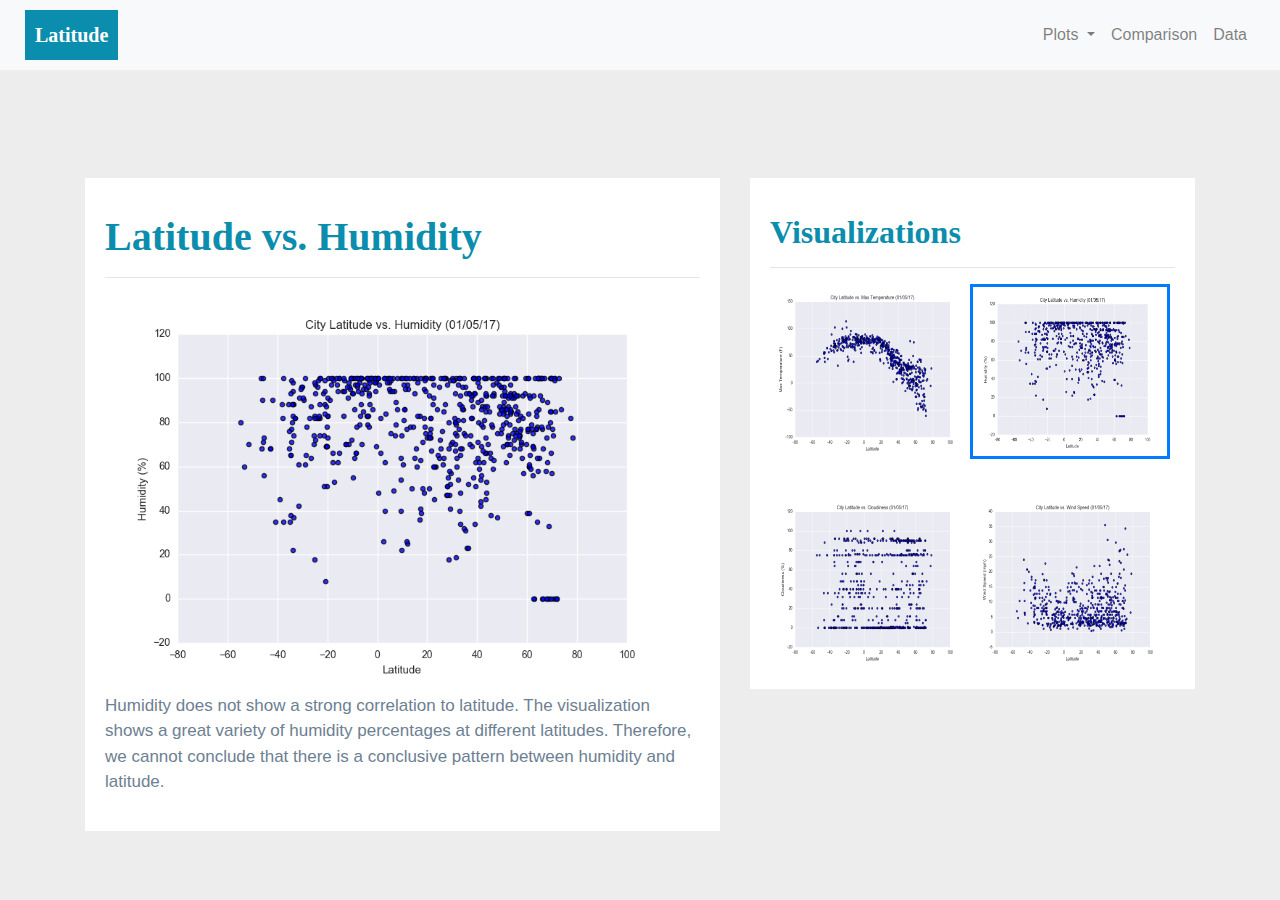
<file: humidity.html>
<!DOCTYPE html>
<html lang="en">
    <head>
        <meta charset="UTF-8">
        <title>Latitude vs Humidity</title>
        
        <!-- Bootstrap Stylsheest -->
        <link rel="stylesheet" href="https://stackpath.bootstrapcdn.com/bootstrap/4.3.1/css/bootstrap.min.css" integrity="sha384-ggOyR0iXCbMQv3Xipma34MD+dH/1fQ784/j6cY/iJTQUOhcWr7x9JvoRxT2MZw1T" crossorigin="anonymous">
        <!-- CSS Stylesheet -->
        <link rel="stylesheet" href="style.css">
    </head>
    <body>
        <script src="https://cdn.jsdelivr.net/npm/bootstrap@5.1.3/dist/js/bootstrap.bundle.min.js" integrity="sha384-ka7Sk0Gln4gmtz2MlQnikT1wXgYsOg+OMhuP+IlRH9sENBO0LRn5q+8nbTov4+1p" crossorigin="anonymous"></script>
        <script src="https://code.jquery.com/jquery-3.3.1.slim.min.js" integrity="sha384-q8i/X+965DzO0rT7abK41JStQIAqVgRVzpbzo5smXKp4YfRvH+8abtTE1Pi6jizo" crossorigin="anonymous"></script>
        <script src="https://cdnjs.cloudflare.com/ajax/libs/popper.js/1.14.7/umd/popper.min.js" integrity="sha384-UO2eT0CpHqdSJQ6hJty5KVphtPhzWj9WO1clHTMGa3JDZwrnQq4sF86dIHNDz0W1" crossorigin="anonymous"></script>
        <script src="https://stackpath.bootstrapcdn.com/bootstrap/4.3.1/js/bootstrap.min.js" integrity="sha384-JjSmVgyd0p3pXB1rRibZUAYoIIy6OrQ6VrjIEaFf/nJGzIxFDsf4x0xIM+B07jRM" crossorigin="anonymous"></script>
        
        <nav class="navbar navbar-expand-lg navbar-light bg-light">
            <div class='container-fluid'>
                <a class="navbar-brand" href="index.html">Latitude</a>
                <button class="navbar-toggler" type="button" data-bs-toggle="collapse" data-bs-target="#navbarSupportedContent" aria-controls="navbarSupportedContent" aria-expanded="false" aria-label="Toggle navigation">
                    <span class="navbar-toggler-icon"></span>
                </button>
                <div class="collapse navbar-collapse justify-content-end" id="navbarSupportedContent">
                    <ul class="navbar-nav me-auto mb-2 mb-lg-0">
                      <li class="nav-item dropdown">
                        <a class="nav-link dropdown-toggle" href="#" id="navbarDropdownMenuLink" role="button" data-bs-toggle="dropdown" aria-haspopup="true" aria-expanded="false">
                          Plots
                        </a>
                        <ul class="dropdown-menu" aria-labelledby="navbarDropdownMenuLink">
                            <li>
                              <a class="dropdown-item" href="max_temperature.html">Max Temperature</a>
                            </li>
                            <li>
                                <a class="dropdown-item" href="humidity.html">Humidity</a>
                            </li>
                            <li>
                                <a class="dropdown-item" href="cloudiness.html">Cloudiness</a>
                            </li>
                            <li>
                                <a class="dropdown-item" href="windSpeed.html">Wind Speed</a>
                            </li>
                        </ul>
                      </li>
                      <li class="nav-item">
                        <a class="nav-link" href="comparison.html">Comparison</a>
                      </li>
                      <li class="nav-item">
                        <a class="nav-link" href="data.html">Data</a>
                      </li>
                    </ul>
                  </div>
            </div>
        </nav><br><br>

        <!-- content section -->
        <div class="container">
          <div class="row">
            <div class="col-lg-7 col-md-12">
              <div class="boxes">
                <h1 class=title>Latitude vs. Humidity</h1>
                <hr>
                <img src="Resources/assets/images/Fig2.png"  width="580" height="auto" alt="Humidity Graph">
                <p>Humidity does not show a strong correlation to latitude. The visualization shows a great variety of
                    humidity percentages at different latitudes. Therefore, we cannot conclude that there is a conclusive
                    pattern between humidity and latitude.
                </p>
              </div>
            </div>
          

              <!-- Visualization -->
              <div class="col-lg-5 col-md-12">
                <div class="boxes">
                  <h2 class=title>Visualizations</h2>
                  <hr>
                  <div class="container">
                    <div class="row" style="padding-bottom: 35px;">
                    <a href="max_temperature.html">
                      <img class="redobottom" src="Resources/assets/images/Fig1.png" width="200" height="175" alt="Max Temperature Image">
                    </a>
                    <a href="humidity.html">
                      <img class="active" src="Resources/assets/images/Fig2.png" width="200" height="175" alt="Humidity Graph">
                    </a>
                  </div>
                  <div class="row">
                    <a href="cloudiness.html">
                      <img class="redobottom" src="Resources/assets/images/Fig3.png" width="200" height="175" alt="Cloudiness Graph">
                    </a>
                    <a href="windSpeed.html">
                      <img class="redobottom" src="Resources/assets/images/Fig4.png" width="200" height="175" alt="Wind Speed Graph">
                    </a>
                  </div>
                  </div>
                </div>
              </div>
        </div>
    </body>
</html>
</file>
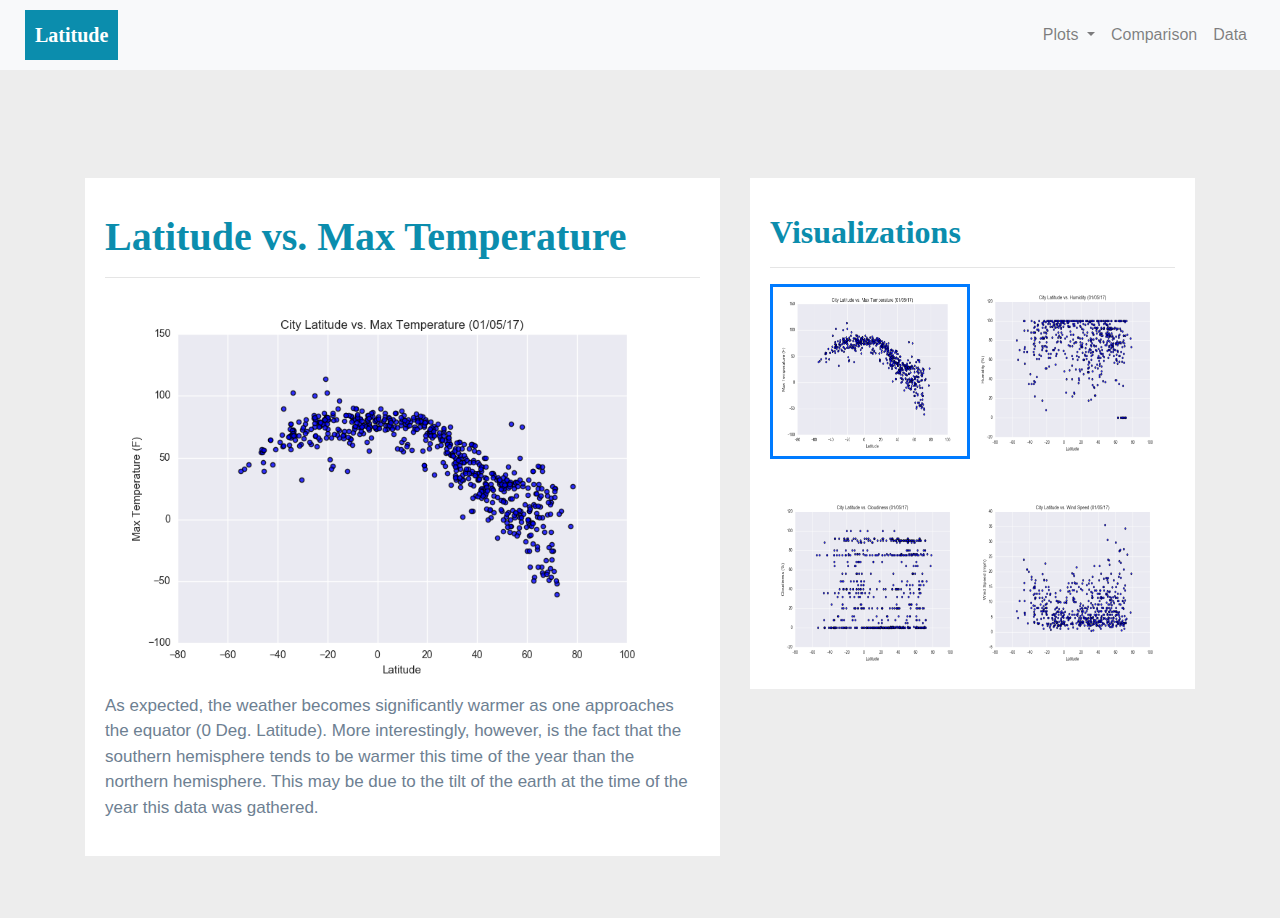
<file: max_temperature.html>
<!DOCTYPE html>
<html lang="en">
    <head>
        <meta charset="UTF-8">
        <title>Latitude vs Max Temperature</title>
        
        <!-- Bootstrap Stylsheest -->
        <link rel="stylesheet" href="https://stackpath.bootstrapcdn.com/bootstrap/4.3.1/css/bootstrap.min.css" integrity="sha384-ggOyR0iXCbMQv3Xipma34MD+dH/1fQ784/j6cY/iJTQUOhcWr7x9JvoRxT2MZw1T" crossorigin="anonymous">
        <!-- CSS Stylesheet -->
        <link rel="stylesheet" href="style.css">
    </head>
    <body>
        <script src="https://cdn.jsdelivr.net/npm/bootstrap@5.1.3/dist/js/bootstrap.bundle.min.js" integrity="sha384-ka7Sk0Gln4gmtz2MlQnikT1wXgYsOg+OMhuP+IlRH9sENBO0LRn5q+8nbTov4+1p" crossorigin="anonymous"></script>
        <script src="https://code.jquery.com/jquery-3.3.1.slim.min.js" integrity="sha384-q8i/X+965DzO0rT7abK41JStQIAqVgRVzpbzo5smXKp4YfRvH+8abtTE1Pi6jizo" crossorigin="anonymous"></script>
        <script src="https://cdnjs.cloudflare.com/ajax/libs/popper.js/1.14.7/umd/popper.min.js" integrity="sha384-UO2eT0CpHqdSJQ6hJty5KVphtPhzWj9WO1clHTMGa3JDZwrnQq4sF86dIHNDz0W1" crossorigin="anonymous"></script>
        <script src="https://stackpath.bootstrapcdn.com/bootstrap/4.3.1/js/bootstrap.min.js" integrity="sha384-JjSmVgyd0p3pXB1rRibZUAYoIIy6OrQ6VrjIEaFf/nJGzIxFDsf4x0xIM+B07jRM" crossorigin="anonymous"></script>
        
        <nav class="navbar navbar-expand-lg navbar-light bg-light">
            <div class='container-fluid'>
                <a class="navbar-brand" href="index.html">Latitude</a>
                <button class="navbar-toggler" type="button" data-bs-toggle="collapse" data-bs-target="#navbarSupportedContent" aria-controls="navbarSupportedContent" aria-expanded="false" aria-label="Toggle navigation">
                    <span class="navbar-toggler-icon"></span>
                </button>
                <div class="collapse navbar-collapse justify-content-end" id="navbarSupportedContent">
                    <ul class="navbar-nav me-auto mb-2 mb-lg-0">
                      <li class="nav-item dropdown">
                        <a class="nav-link dropdown-toggle" href="#" id="navbarDropdownMenuLink" role="button" data-bs-toggle="dropdown" aria-haspopup="true" aria-expanded="false">
                          Plots
                        </a>
                        <ul class="dropdown-menu" aria-labelledby="navbarDropdownMenuLink">
                            <li>
                              <a class="dropdown-item" href="max_temperature.html">Max Temperature</a>
                            </li>
                            <li>
                                <a class="dropdown-item" href="humidity.html">Humidity</a>
                            </li>
                            <li>
                                <a class="dropdown-item" href="cloudiness.html">Cloudiness</a>
                            </li>
                            <li>
                                <a class="dropdown-item" href="windSpeed.html">Wind Speed</a>
                            </li>
                        </ul>
                      </li>
                      <li class="nav-item">
                        <a class="nav-link" href="comparison.html">Comparison</a>
                      </li>
                      <li class="nav-item">
                        <a class="nav-link" href="data.html">Data</a>
                      </li>
                    </ul>
                  </div>
            </div>
        </nav><br><br>

        <!-- content section -->
        <div class="container">
          <div class="row">
            <div class="col-lg-7 col-md-12">
                  <div class="boxes">
                  <h1 class=title>Latitude vs. Max Temperature</h1>
                  <hr>
                  
                  <img class= "redo" src="Resources/assets/images/Fig1.png" width="580" height="auto" alt="Max Temperature Graph">
                  <br>
                  <p>As expected, the weather becomes significantly warmer as one approaches the equator (0 Deg. Latitude).
                    More interestingly, however, is the fact that the southern hemisphere tends to be warmer this time of the
                    year than the northern hemisphere. This may be due to the tilt of the earth at the time of the year this
                    data was gathered.</p>
                </div>
              </div>
              

              <!-- Visualization -->
              <div class="col-lg-5 col-md-12">
                <div class="boxes">
                  <h2 class=title>Visualizations</h2>
                  <hr>
                  <div class="container">
                    <div class="row" style="padding-bottom: 35px;">
                    <a href="max_temperature.html">
                      <img class="panel active" src="Resources/assets/images/Fig1.png" width="200" height="175" alt="Max Temperature Image">
                    </a>
                    <a href="humidity.html">
                      <img class="redobottom" src="Resources/assets/images/Fig2.png" width="200" height="175" alt="Humidity Graph">
                    </a>
                  </div>
                  <div class="row">
                    <a href="cloudiness.html">
                      <img class="redobottom" src="Resources/assets/images/Fig3.png" width="200" height="175" alt="Cloudiness Graph">
                    </a>
                    <a href="windSpeed.html">
                      <img class="redobottom" src="Resources/assets/images/Fig4.png" width="200" height="175" alt="Wind Speed Graph">
                    </a>
                  </div>
                  </div>
                </div>
              </div>
        </div>
    </body>
</html>
</file>
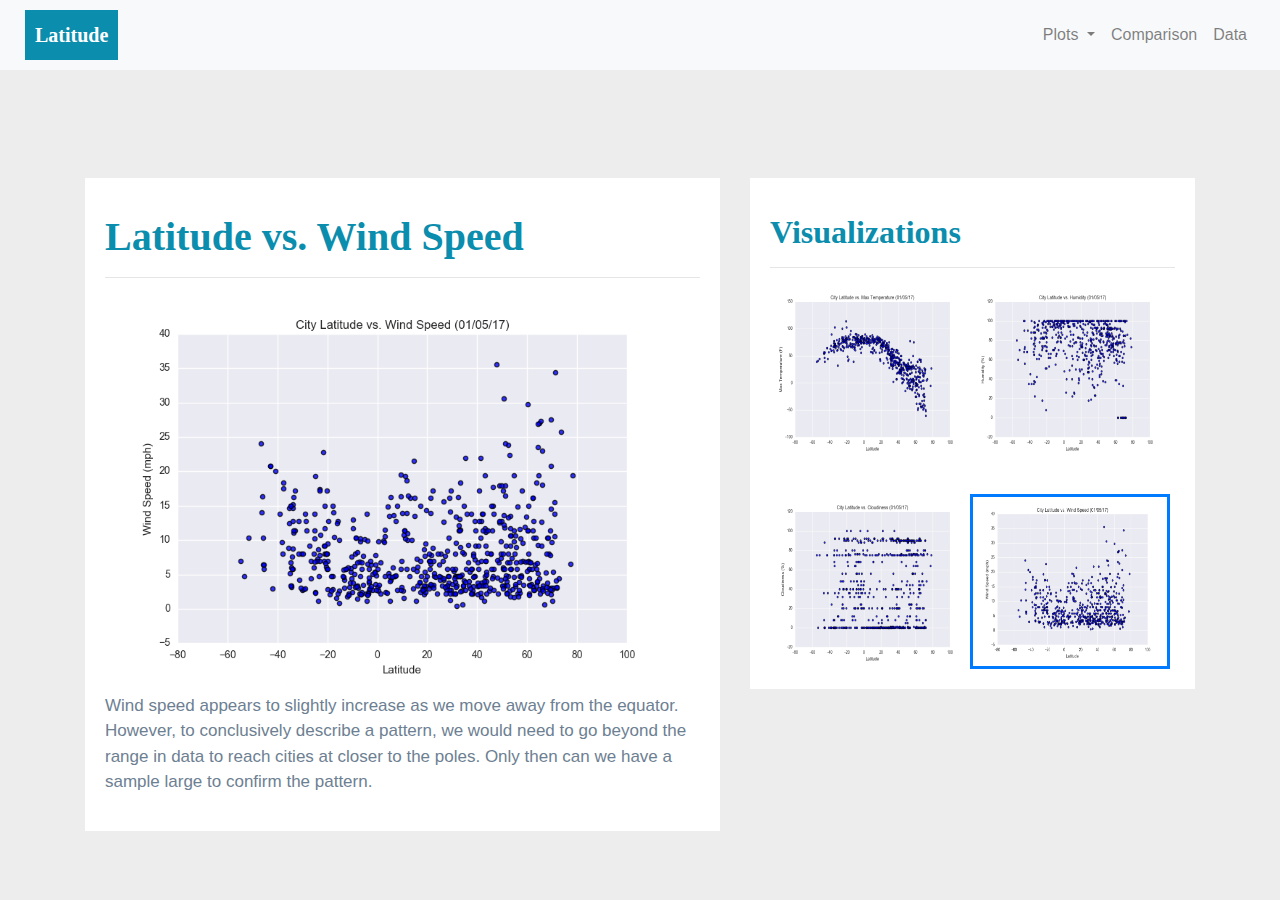
<file: windSpeed.html>
<!DOCTYPE html>
<html lang="en">
    <head>
        <meta charset="UTF-8">
        <title>Latitude vs Wind Speed</title>
        
        <!-- Bootstrap Stylsheest -->
        <link rel="stylesheet" href="https://stackpath.bootstrapcdn.com/bootstrap/4.3.1/css/bootstrap.min.css" integrity="sha384-ggOyR0iXCbMQv3Xipma34MD+dH/1fQ784/j6cY/iJTQUOhcWr7x9JvoRxT2MZw1T" crossorigin="anonymous">
        <!-- CSS Stylesheet -->
        <link rel="stylesheet" href="style.css">
    </head>
    <body>
        <script src="https://cdn.jsdelivr.net/npm/bootstrap@5.1.3/dist/js/bootstrap.bundle.min.js" integrity="sha384-ka7Sk0Gln4gmtz2MlQnikT1wXgYsOg+OMhuP+IlRH9sENBO0LRn5q+8nbTov4+1p" crossorigin="anonymous"></script>
        <script src="https://code.jquery.com/jquery-3.3.1.slim.min.js" integrity="sha384-q8i/X+965DzO0rT7abK41JStQIAqVgRVzpbzo5smXKp4YfRvH+8abtTE1Pi6jizo" crossorigin="anonymous"></script>
        <script src="https://cdnjs.cloudflare.com/ajax/libs/popper.js/1.14.7/umd/popper.min.js" integrity="sha384-UO2eT0CpHqdSJQ6hJty5KVphtPhzWj9WO1clHTMGa3JDZwrnQq4sF86dIHNDz0W1" crossorigin="anonymous"></script>
        <script src="https://stackpath.bootstrapcdn.com/bootstrap/4.3.1/js/bootstrap.min.js" integrity="sha384-JjSmVgyd0p3pXB1rRibZUAYoIIy6OrQ6VrjIEaFf/nJGzIxFDsf4x0xIM+B07jRM" crossorigin="anonymous"></script>
        
        <nav class="navbar navbar-expand-lg navbar-light bg-light">
            <div class='container-fluid'>
                <a class="navbar-brand" href="index.html">Latitude</a>
                <button class="navbar-toggler" type="button" data-bs-toggle="collapse" data-bs-target="#navbarSupportedContent" aria-controls="navbarSupportedContent" aria-expanded="false" aria-label="Toggle navigation">
                    <span class="navbar-toggler-icon"></span>
                </button>
                <div class="collapse navbar-collapse justify-content-end" id="navbarSupportedContent">
                    <ul class="navbar-nav me-auto mb-2 mb-lg-0">
                      <li class="nav-item dropdown">
                        <a class="nav-link dropdown-toggle" href="#" id="navbarDropdownMenuLink" role="button" data-bs-toggle="dropdown" aria-haspopup="true" aria-expanded="false">
                          Plots
                        </a>
                        <ul class="dropdown-menu" aria-labelledby="navbarDropdownMenuLink">
                            <li>
                              <a class="dropdown-item" href="max_temperature.html">Max Temperature</a>
                            </li>
                            <li>
                                <a class="dropdown-item" href="humidity.html">Humidity</a>
                            </li>
                            <li>
                                <a class="dropdown-item" href="cloudiness.html">Cloudiness</a>
                            </li>
                            <li>
                                <a class="dropdown-item" href="windSpeed.html">Wind Speed</a>
                            </li>
                        </ul>
                      </li>
                      <li class="nav-item">
                        <a class="nav-link" href="comparison.html">Comparison</a>
                      </li>
                      <li class="nav-item">
                        <a class="nav-link" href="data.html">Data</a>
                      </li>
                    </ul>
                  </div>
            </div>
        </nav><br><br>

        <!-- content section -->
        <div class="container">
          <div class="row">
            <div class="col-lg-7 col-md-12">
                  <div class="boxes">
                  <h1 class=title>Latitude vs. Wind Speed</h1>
                  <hr>
                  <img class= "redo" src="Resources/assets/images/Fig4.png" width="580" height="auto" alt="Wind Speed Graph">
                  <p>Wind speed appears to slightly increase as we move away from the equator. However, to conclusively
                    describe a pattern, we would need to go beyond the range in data to reach cities at closer to the poles.
                    Only then can we have a sample large to confirm the pattern.</p>
                </div>
              </div>
              

              <!-- Visualization -->
              <div class="col-lg-5 col-md-12">
                <div class="boxes">
                  <h2 class=title>Visualizations</h2>
                  <hr>
                  <div class="container">
                    <div class="row" style="padding-bottom: 35px;">
                    <a href="max_temperature.html">
                      <img class="redobottom" src="Resources/assets/images/Fig1.png" width="200" height="175" alt="Max Temperature Image">
                    </a>
                    <a href="humidity.html">
                      <img class="redobottom" src="Resources/assets/images/Fig2.png" width="200" height="175" alt="Humidity Graph">
                    </a>
                  </div>
                  <div class="row">
                    <a href="cloudiness.html">
                      <img class="redobottom" src="Resources/assets/images/Fig3.png" width="200" height="175" alt="Cloudiness Graph">
                    </a>
                    <a href="windSpeed.html">
                      <img class="active" src="Resources/assets/images/Fig4.png" width="200" height="175" alt="Wind Speed Graph">
                    </a>
                  </div>
                  </div>
                </div>
              </div>
        </div>
    </body>
</html>
</file>
<file: style.css>
/* Body*/
body{
    background-color: #EDEDED; 
}

/* Navbar*/
.navbar{
    max-height: none;
    padding: 10px;
}
.navbar-brand {
    color: white !important;
    font-weight: bold;
    background-color: #0b8dad;
    font-family: Georgia, 'Times New Roman', Times, serif;
    padding: 10px 10px !important;
}

.nav-link:hover{
    background-color:#E7E7E7;
   }

.navbar-brand:hover{
color: rgb(175, 175, 175);
}

.box-comparation {
    margin-bottom: 30px;
    padding: 10px 50px 20px; 
}


/* Title Class  */
.title {
    color: #0b8dad;  
    font-family: Georgia, 'Times New Roman', Times, serif;
    font-weight: bolder; 
    padding-top: 25px; 
}
.active {
    background-color: rgb(4, 109, 158) !important;
    border: 3px solid;
}

/* Paragraph Element */
p{
 color: #6D8092;
 font-family: Arial, Helvetica, sans-serif;
 font-size: 17px; 
}

/* Boxes Class */
.boxes {
    margin-top: 60px; 
    margin-bottom: 62px; 
    padding: 10px 20px 20px; 
    background-color: white; 

  }
.box {
    margin-top: 60px; 
    margin-bottom: 62px; 
    margin-right: 60px;
    margin-left: 60px;
    background-color: white; 
}

/* Table Element */
table {
    background-color: white;
}

/* Media Queries */
@media(max-width: 992px){
    .navbar{
        max-height: none; 
        padding: inherit;
    }

    .active {
        background-color: rgb(0, 35, 51) !important;
        width: 325px;
        height: auto;
        color: blue;
    }

    .box-comparation {
        margin-bottom: 30px;
        padding: 10px 50px 20px; 
    }
    .redo{
        width: 650px;
        height: auto;
    }

    .redobottom {
        width: 325px;
        height: auto;
    }

    .container-fluid {
        padding: 10px;
    }
    .navbar div{
        margin: inherit; 
        background-color: #16b2da;
    }

    .navbar-brand{
        padding: 15px;
        background-color: #16b2da;
    }
    
    button{
        margin-right: 30px; 
    }
    #navbarSupportedContent {
        background-color: white;
    }

    #navbarDropdownMenuLink {
        margin-left: 15px;
    }
    .nav-link {
        margin-left: 15px;
    }
    .boxes {
        margin-top: 60px; 
        margin-bottom: 62px; 
        padding: 10px 20px 20px;
        background-color: white;
      }
}
</file>
